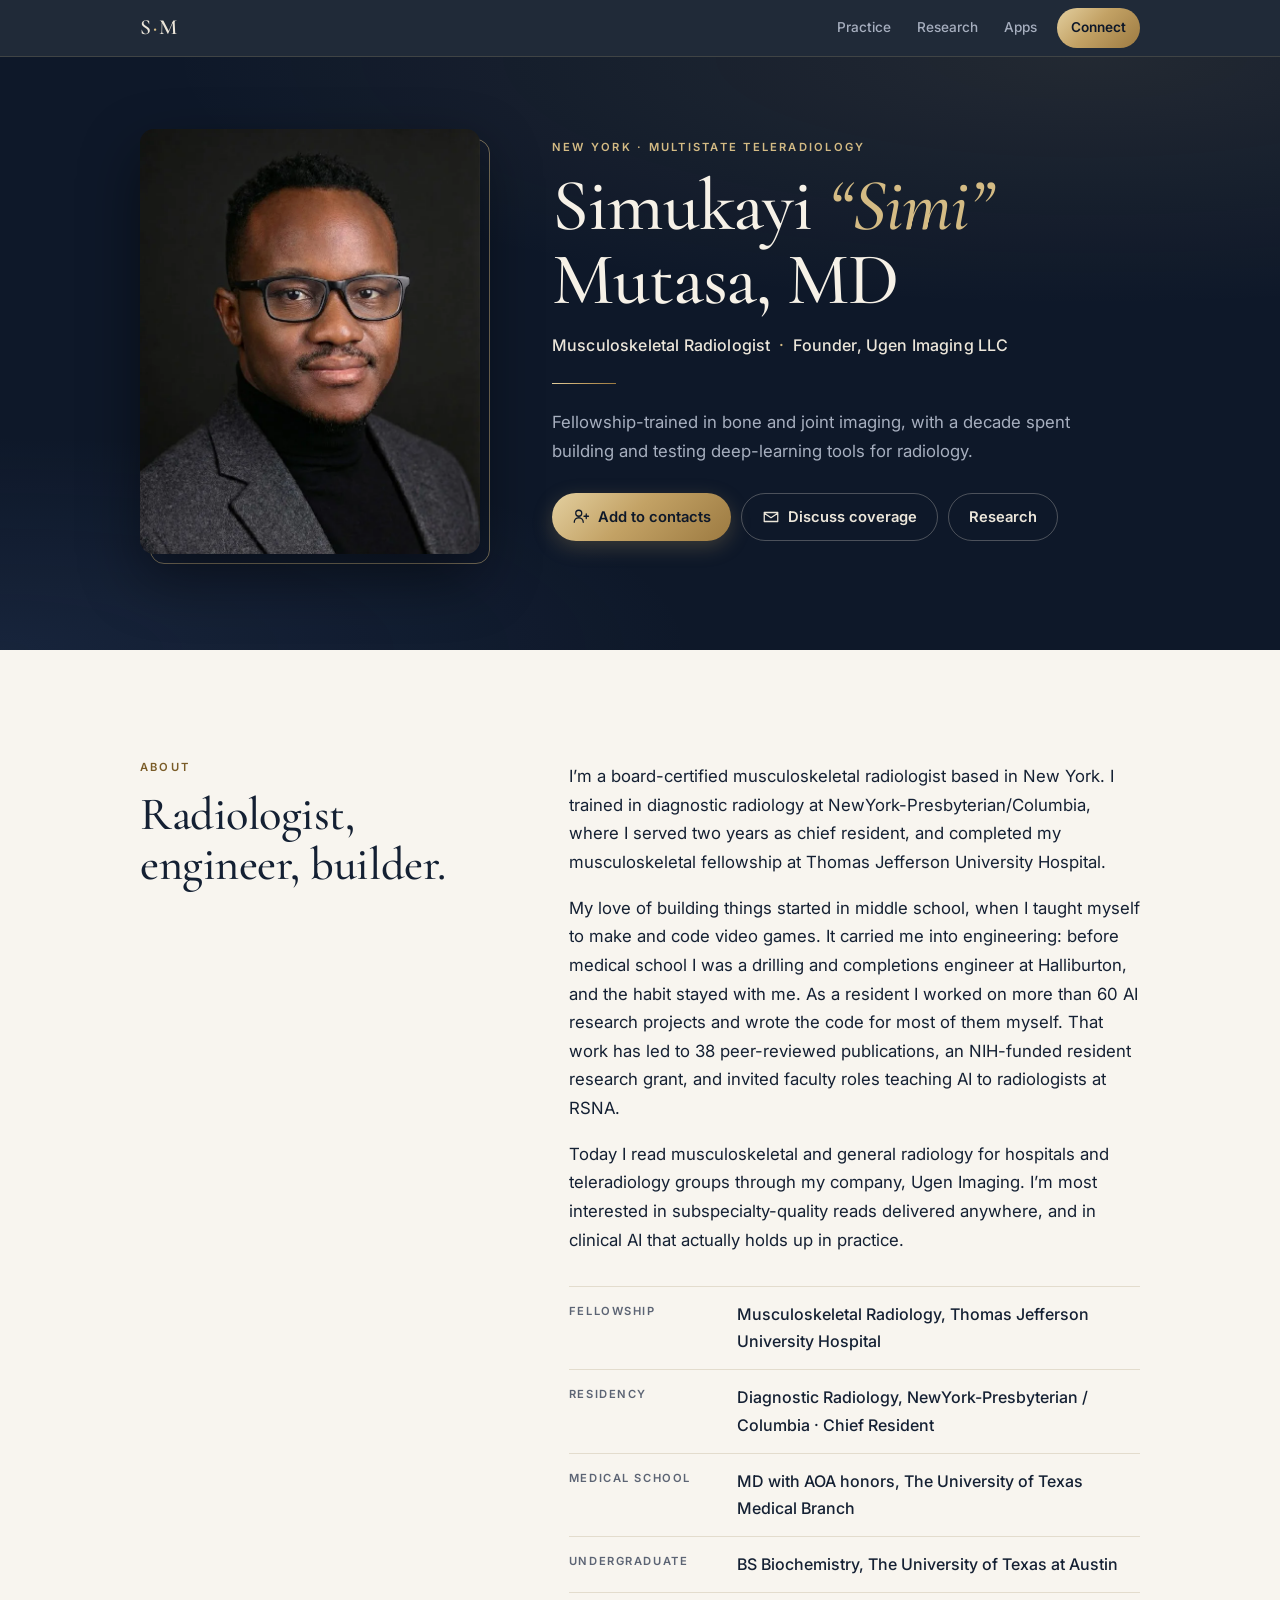
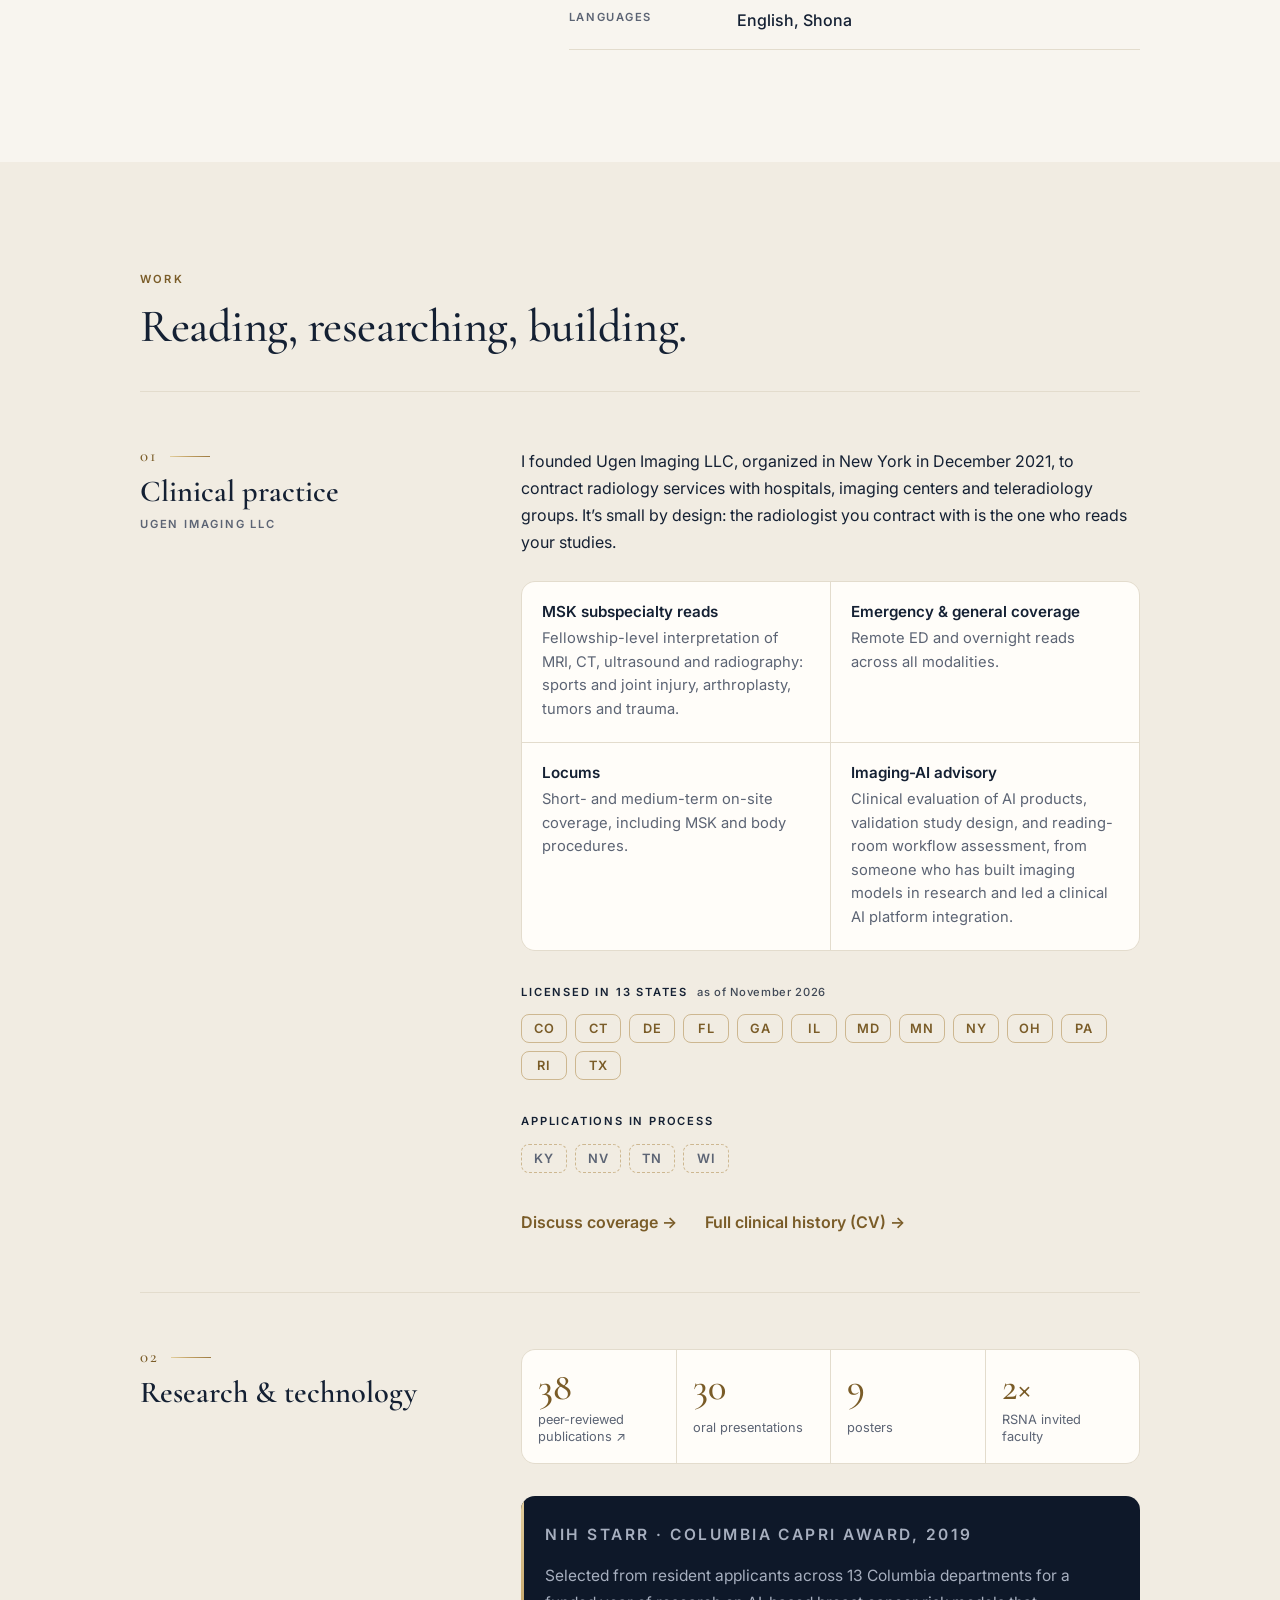
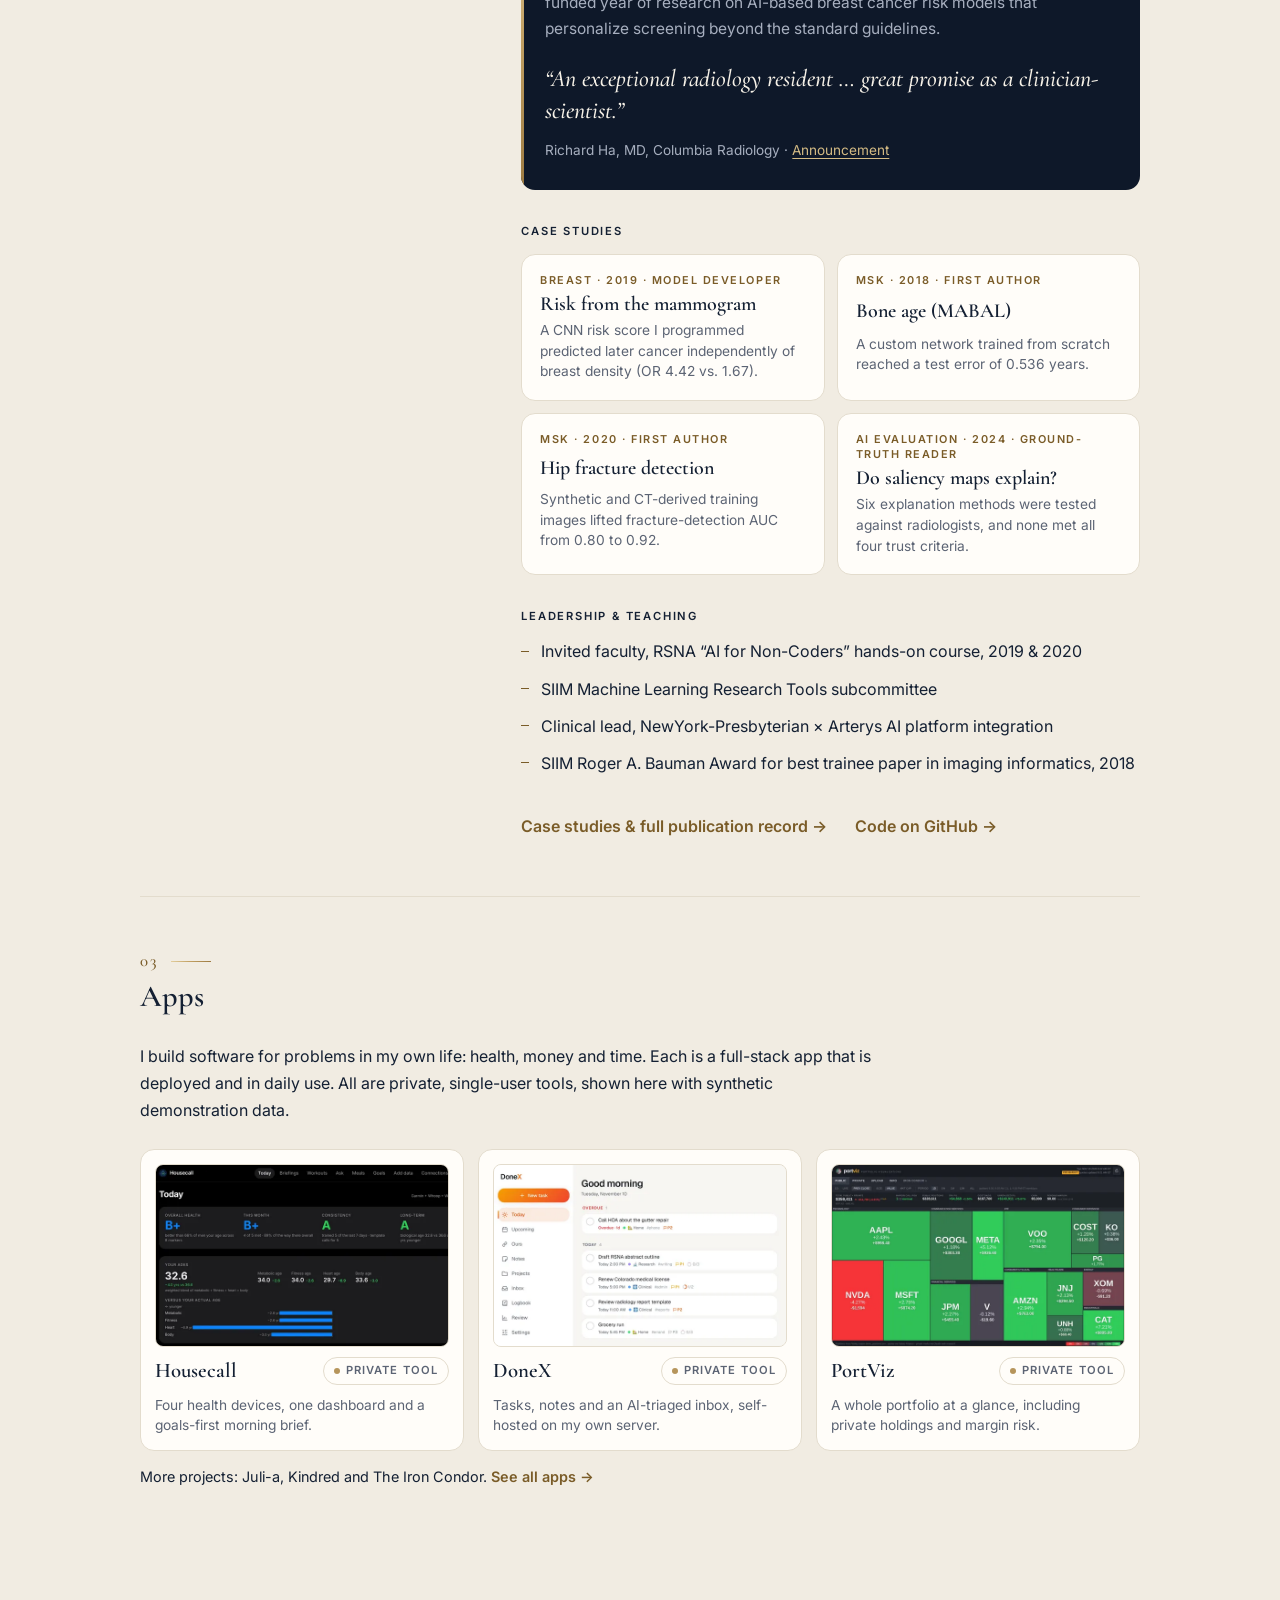
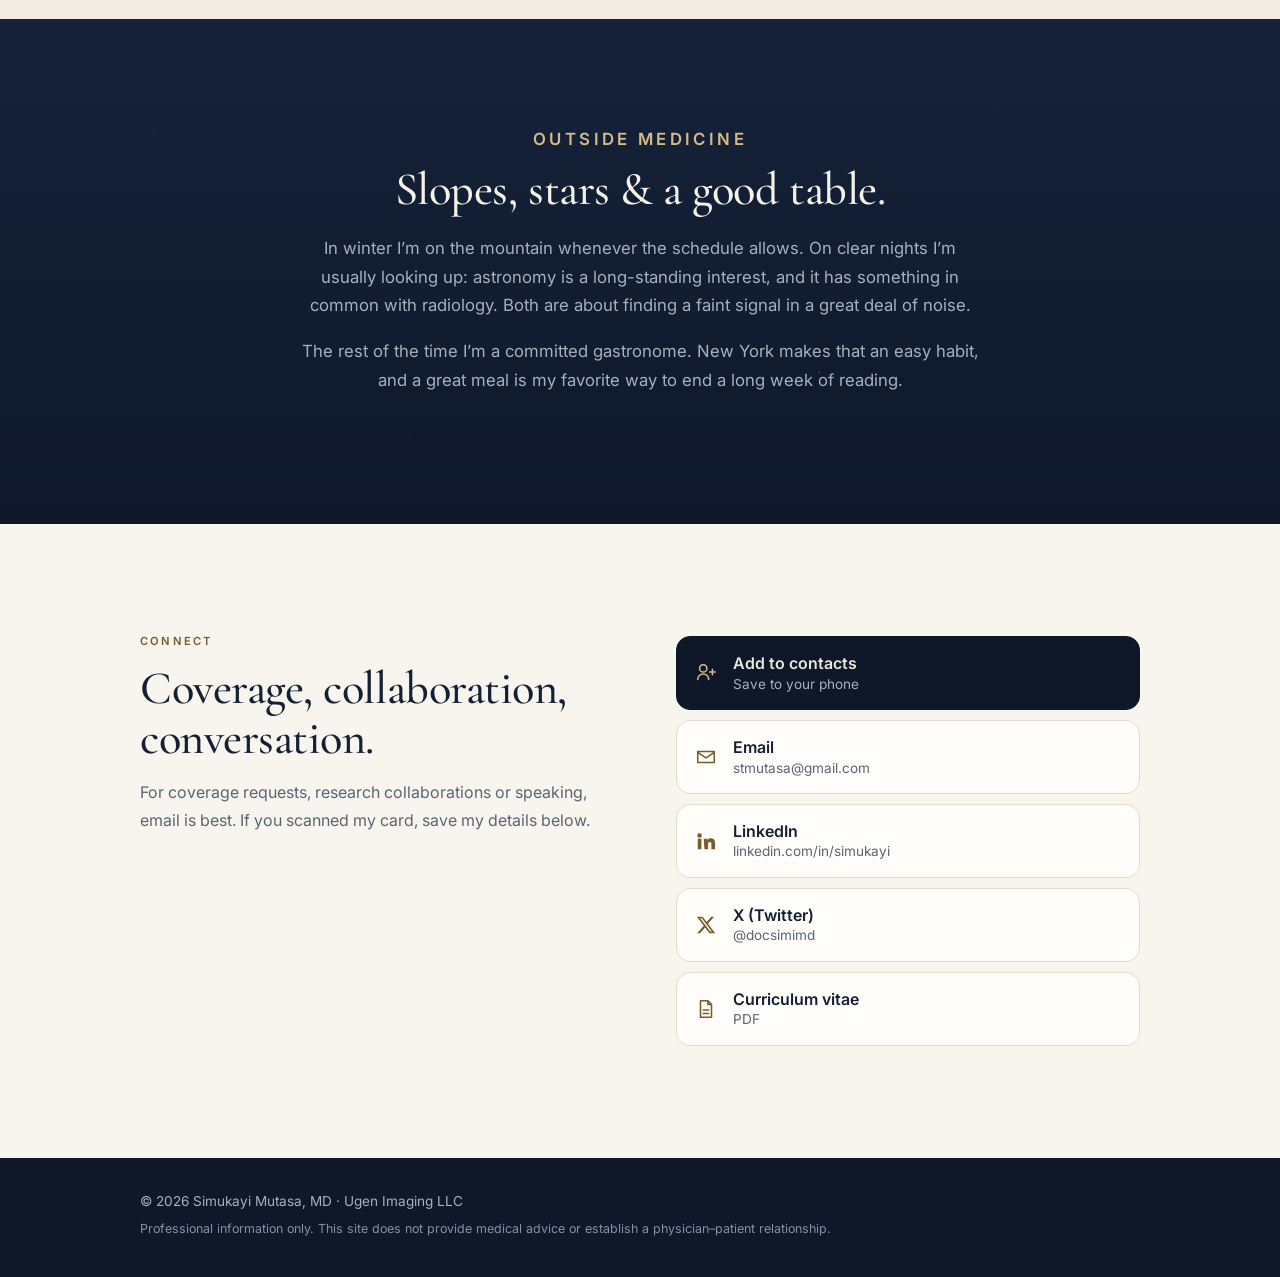
<file: index.html>
<!doctype html>
<html lang="en">
<head>
  <meta charset="utf-8">
  <meta name="viewport" content="width=device-width, initial-scale=1, viewport-fit=cover">
  <title>Simukayi Mutasa, MD</title>
  <meta name="description" content="Simukayi “Simi” Mutasa, MD: board-certified musculoskeletal radiologist, imaging-AI researcher, and founder of Ugen Imaging LLC in New York.">
  <meta name="theme-color" content="#0e1829">
  <link rel="icon" href="data:image/svg+xml,%3Csvg xmlns='http://www.w3.org/2000/svg' viewBox='0 0 64 64'%3E%3Crect width='64' height='64' rx='14' fill='%230e1829'/%3E%3Ctext x='32' y='42' font-family='Georgia,serif' font-size='27' fill='%23d4bb84' text-anchor='middle'%3ESM%3C/text%3E%3C/svg%3E">
  <link rel="apple-touch-icon" href="assets/headshot.jpg">
  <link rel="preconnect" href="https://fonts.googleapis.com">
  <link rel="preconnect" href="https://fonts.gstatic.com" crossorigin>
  <link href="https://fonts.googleapis.com/css2?family=Cormorant+Garamond:ital,wght@0,500;0,600;1,500&family=Inter:wght@400;500;600&display=swap" rel="stylesheet">
  <link rel="stylesheet" href="styles.css">
  <link rel="canonical" href="https://simirad.com/">
  <meta property="og:site_name" content="Simukayi Mutasa, MD">
  <meta property="og:type" content="website">
  <meta property="og:title" content="Simukayi “Simi” Mutasa, MD">
  <meta property="og:description" content="Musculoskeletal radiologist and founder of Ugen Imaging LLC. Multistate teleradiology, imaging-AI research and private software projects.">
  <meta property="og:url" content="https://simirad.com/">
  <meta property="og:image" content="https://simirad.com/assets/og/home.png">
  <meta property="og:image:width" content="1200">
  <meta property="og:image:height" content="630">
  <meta name="twitter:card" content="summary_large_image">
  <meta name="twitter:site" content="@docsimimd">
  <meta name="twitter:title" content="Simukayi “Simi” Mutasa, MD">
  <meta name="twitter:description" content="Musculoskeletal radiologist and founder of Ugen Imaging LLC. Multistate teleradiology, imaging-AI research and private software projects.">
  <meta name="twitter:image" content="https://simirad.com/assets/og/home.png">
  <script>document.documentElement.classList.add('js')</script>
  <script src="site.js" defer></script>
  <script type="application/ld+json">
  {
    "@context": "https://schema.org",
    "@type": "Person",
    "name": "Simukayi Mutasa",
    "alternateName": "Simi Mutasa",
    "honorificSuffix": "MD",
    "jobTitle": "Musculoskeletal Radiologist",
    "image": "https://simirad.com/assets/headshot.jpg",
    "url": "https://simirad.com/",
    "email": "mailto:stmutasa@gmail.com",
    "worksFor": { "@type": "Organization", "name": "Ugen Imaging LLC", "foundingDate": "2021-12-29" },
    "alumniOf": [
      { "@type": "Organization", "name": "Thomas Jefferson University Hospital" },
      { "@type": "Organization", "name": "Columbia University Irving Medical Center" },
      { "@type": "Organization", "name": "The University of Texas Medical Branch" },
      { "@type": "Organization", "name": "The University of Texas at Austin" }
    ],
    "sameAs": ["https://www.linkedin.com/in/simukayi/", "https://x.com/docsimimd", "https://github.com/stmutasa"]
  }
  </script>
</head>
<body>
  <a class="skip" href="#main">Skip to content</a>

  <header class="topbar">
    <div class="wrap topbar-inner">
      <a class="mark" href="./" aria-label="Simukayi Mutasa, MD: home">S<span>·</span>M</a>
      <nav aria-label="Primary">
        <button class="menu-btn" type="button" aria-expanded="false" aria-controls="nav-links"><svg aria-hidden="true" viewBox="0 0 24 24"><path d="M4 7h16M4 12h16M4 17h16"/></svg>Menu</button>
        <ul class="nav-links" id="nav-links">
          <li><a href="./#practice">Practice</a></li>
          <li><a href="research.html">Research</a></li>
          <li><a href="apps.html">Apps</a></li>
        </ul>
        <a class="nav-pill" href="./#connect">Connect</a>
      </nav>
    </div>
  </header>

  <main id="main">
    <!-- ============ OPENING ============ -->
    <section class="hero" id="top">
      <div class="wrap hero-grid">
        <figure class="portrait">
          <picture>
            <source srcset="assets/headshot.webp" type="image/webp">
            <img src="assets/headshot.jpg" width="687" height="859" alt="Portrait of Simukayi Mutasa, MD" fetchpriority="high">
          </picture>
        </figure>

        <div class="hero-copy">
          <p class="eyebrow">New York · Multistate teleradiology</p>
          <h1>Simukayi <span class="nick">“Simi”</span> Mutasa, <span class="md">MD</span></h1>
          <p class="role"><span class="nw">Musculoskeletal Radiologist</span> <span class="dot" aria-hidden="true">·</span> <span class="nw">Founder, Ugen Imaging LLC</span></p>
          <hr class="rule">
          <p class="hero-lede">
            Fellowship-trained in bone and joint imaging, with a decade spent building and testing
            deep-learning tools for radiology.
          </p>
          <div class="hero-actions">
            <a class="btn btn-gold" href="simi-mutasa.vcf" download="Simi-Mutasa.vcf">
              <svg aria-hidden="true" viewBox="0 0 24 24"><path d="M15 19a6 6 0 0 0-12 0M9 11a4 4 0 1 0 0-8 4 4 0 0 0 0 8Zm10-3v6m3-3h-6"/></svg>
              Add to contacts
            </a>
            <a class="btn btn-line" href="mailto:stmutasa@gmail.com?subject=Coverage%20inquiry">
              <svg aria-hidden="true" viewBox="0 0 24 24"><path d="M3 6h18v12H3zM3 7l9 6 9-6"/></svg>
              Discuss coverage
            </a>
            <a class="btn btn-line" href="research.html">Research</a>
          </div>
        </div>
      </div>
    </section>

    <!-- ============ ABOUT ============ -->
    <section class="section" id="about">
      <div class="wrap about-grid">
        <div>
          <p class="eyebrow">About</p>
          <h2>Radiologist, engineer, builder.</h2>
        </div>
        <div class="prose">
          <p>
            I’m a board-certified musculoskeletal radiologist based in New York. I trained in diagnostic
            radiology at NewYork-Presbyterian/Columbia, where I served two years as chief resident, and
            completed my musculoskeletal fellowship at Thomas Jefferson University Hospital.
          </p>
          <p>
            My love of building things started in middle school, when I taught myself to make and code
            video games. It carried me into engineering: before medical school I was a drilling and
            completions engineer at Halliburton, and the habit stayed with me. As a resident
            I worked on more than 60 AI research projects and wrote the code for most of them myself.
            That work has led to 38 peer-reviewed publications, an NIH-funded resident research grant,
            and invited faculty roles teaching AI to radiologists at RSNA.
          </p>
          <p>
            Today I read musculoskeletal and general radiology for hospitals and teleradiology groups
            through my company, Ugen Imaging. I’m most interested in subspecialty-quality reads delivered
            anywhere, and in clinical AI that actually holds up in practice.
          </p>

          <dl class="facts">
            <div><dt>Fellowship</dt><dd>Musculoskeletal Radiology, Thomas Jefferson University Hospital</dd></div>
            <div><dt>Residency</dt><dd>Diagnostic Radiology, NewYork-Presbyterian / Columbia · Chief Resident</dd></div>
            <div><dt>Medical school</dt><dd>MD with AOA honors, The University of Texas Medical Branch</dd></div>
            <div><dt>Undergraduate</dt><dd>BS Biochemistry, The University of Texas at Austin</dd></div>
            <div><dt>Languages</dt><dd>English, Shona</dd></div>
          </dl>
        </div>
      </div>
    </section>

    <!-- ============ WORK ============ -->
    <section class="section section-tint" id="work">
      <div class="wrap">
        <p class="eyebrow">Work</p>
        <h2 class="section-title">Reading, researching, building.</h2>

        <!-- 01 Clinical practice -->
        <article class="thread" id="practice">
          <div class="thread-head">
            <span class="num">01</span>
            <h3>Clinical practice <span class="sub-h">Ugen Imaging LLC</span></h3>
          </div>
          <div class="thread-body">
            <p>
              I founded Ugen Imaging LLC, organized in New York in December 2021, to contract radiology services
              with hospitals, imaging centers and teleradiology groups. It’s small by design: the radiologist you contract
              with is the one who reads your studies.
            </p>
            <div class="services">
              <div><h4>MSK subspecialty reads</h4><p>Fellowship-level interpretation of MRI, CT, ultrasound and radiography: sports and joint injury, arthroplasty, tumors and trauma.</p></div>
              <div><h4>Emergency &amp; general coverage</h4><p>Remote ED and overnight reads across all modalities.</p></div>
              <div><h4>Locums</h4><p>Short- and medium-term on-site coverage, including MSK and body procedures.</p></div>
              <div><h4>Imaging-AI advisory</h4><p>Clinical evaluation of AI products, validation study design, and reading-room workflow assessment, from someone who has built imaging models in research and led a clinical AI platform integration.</p></div>
            </div>
            <p class="label">Licensed in 13 states <span class="asof">as of November 2026</span></p>
            <ul class="states" aria-label="Active state medical licenses">
              <li>CO</li><li>CT</li><li>DE</li><li>FL</li><li>GA</li><li>IL</li><li>MD</li>
              <li>MN</li><li>NY</li><li>OH</li><li>PA</li><li>RI</li><li>TX</li>
            </ul>
            <p class="label">Applications in process</p>
            <ul class="states states-pending" aria-label="Pending state medical licenses">
              <li>KY</li><li>NV</li><li>TN</li><li>WI</li>
            </ul>
            <div class="thread-links">
              <a class="arrow" href="mailto:stmutasa@gmail.com?subject=Coverage%20inquiry">Discuss coverage</a>
              <a class="arrow" href="assets/Mutasa_CV.pdf">Full clinical history (CV)</a>
            </div>
          </div>
        </article>

        <!-- 02 Research -->
        <article class="thread">
          <div class="thread-head">
            <span class="num">02</span>
            <h3>Research &amp; technology</h3>
          </div>
          <div class="thread-body">
            <ul class="stats">
              <li><a class="stat-link" href="https://pubmed.ncbi.nlm.nih.gov/?term=Mutasa+S%5BAuthor%5D+NOT+%2830863501%5Bpmid%5D+OR+17221411%5Bpmid%5D%29&sort=date"><b>38</b><span>peer-reviewed publications ↗</span></a></li>
              <li><b>30</b><span>oral presentations</span></li>
              <li><b>9</b><span>posters</span></li>
              <li><b>2×</b><span>RSNA invited faculty</span></li>
            </ul>

            <figure class="feature">
              <p class="feature-tag">NIH StARR · Columbia CAPRI Award, 2019</p>
              <p>
                Selected from resident applicants across 13 Columbia departments for a funded year of research
                on AI-based breast cancer risk models that personalize screening beyond the standard guidelines.
              </p>
              <blockquote>“An exceptional radiology resident … great promise as a clinician-scientist.”</blockquote>
              <figcaption>Richard Ha, MD, Columbia Radiology ·
                <a href="https://www.columbiaradiology.org/news/dr-simukayi-mutasa-receives-grant-columbia-cancer-training-program-resident-investigators-capri">Announcement</a>
              </figcaption>
            </figure>

            <p class="label">Case studies</p>
            <ul class="case-preview">
              <li><a href="research.html#case-breast-risk"><span class="k">Breast · 2019 · Model developer</span><span class="h">Risk from the mammogram</span><span class="r">A CNN risk score I programmed predicted later cancer independently of breast density (OR 4.42 vs. 1.67).</span></a></li>
              <li><a href="research.html#case-bone-age"><span class="k">MSK · 2018 · First author</span><span class="h">Bone age (MABAL)</span><span class="r">A custom network trained from scratch reached a test error of 0.536 years.</span></a></li>
              <li><a href="research.html#case-hip-fracture"><span class="k">MSK · 2020 · First author</span><span class="h">Hip fracture detection</span><span class="r">Synthetic and CT-derived training images lifted fracture-detection AUC from 0.80 to 0.92.</span></a></li>
              <li><a href="research.html#case-saliency"><span class="k">AI evaluation · 2024 · Ground-truth reader</span><span class="h">Do saliency maps explain?</span><span class="r">Six explanation methods were tested against radiologists, and none met all four trust criteria.</span></a></li>
            </ul>

            <p class="label">Leadership &amp; teaching</p>
            <ul class="plain">
              <li>Invited faculty, RSNA “AI for Non-Coders” hands-on course, 2019 &amp; 2020</li>
              <li>SIIM Machine Learning Research Tools subcommittee</li>
              <li>Clinical lead, NewYork-Presbyterian × Arterys AI platform integration</li>
              <li>SIIM Roger A. Bauman Award for best trainee paper in imaging informatics, 2018</li>
            </ul>

            <div class="thread-links">
              <a class="arrow" href="research.html#case-studies">Case studies &amp; full publication record</a>
              <a class="arrow" href="https://github.com/stmutasa">Code on GitHub</a>
            </div>
          </div>
        </article>

        <!-- 03 Apps -->
        <article class="thread thread-wide" id="apps">
          <div class="thread-head">
            <span class="num">03</span>
            <h3>Apps</h3>
          </div>
          <div class="thread-body">
            <p>
              I build software for problems in my own life: health, money and time. Each is a full-stack app
              that is deployed and in daily use. All are private, single-user tools, shown here with synthetic
              demonstration data.
            </p>
            <ul class="app-preview">
              <li><a href="apps.html#housecall"><span class="thumb"><picture><source srcset="assets/apps/shots/housecall-thumb.webp" type="image/webp"><img src="assets/apps/shots/housecall-thumb.jpg" width="640" height="400" alt="" loading="lazy"></picture></span><span class="row"><span class="h">Housecall</span><span class="badge">Private tool</span></span><span class="r">Four health devices, one dashboard and a goals-first morning brief.</span></a></li>
              <li><a href="apps.html#donex"><span class="thumb"><picture><source srcset="assets/apps/shots/donex-thumb.webp" type="image/webp"><img src="assets/apps/shots/donex-thumb.jpg" width="640" height="400" alt="" loading="lazy"></picture></span><span class="row"><span class="h">DoneX</span><span class="badge">Private tool</span></span><span class="r">Tasks, notes and an AI-triaged inbox, self-hosted on my own server.</span></a></li>
              <li><a href="apps.html#portviz"><span class="thumb"><picture><source srcset="assets/apps/shots/portviz-thumb.webp" type="image/webp"><img src="assets/apps/shots/portviz-thumb.jpg" width="640" height="400" alt="" loading="lazy"></picture></span><span class="row"><span class="h">PortViz</span><span class="badge">Private tool</span></span><span class="r">A whole portfolio at a glance, including private holdings and margin risk.</span></a></li>
            </ul>
            <p class="more-inline">More projects: Juli-a, Kindred and The Iron Condor. <a class="arrow" href="apps.html">See all apps</a></p>
          </div>
        </article>
      </div>
    </section>

    <!-- ============ PERSONAL ============ -->
    <section class="section personal" id="personal">
      <div class="wrap personal-inner">
        <p class="eyebrow">Outside medicine</p>
        <h2>Slopes, stars &amp; a good table.</h2>
        <p>
          In winter I’m on the mountain whenever the schedule allows. On clear nights I’m usually
          looking up: astronomy is a long-standing interest, and it has something in common with
          radiology. Both are about finding a faint signal in a great deal of noise.
        </p>
        <p>
          The rest of the time I’m a committed gastronome. New York makes that an easy habit, and a
          great meal is my favorite way to end a long week of reading.
        </p>
      </div>
    </section>

    <!-- ============ CONNECT ============ -->
    <section class="section" id="connect">
      <div class="wrap connect-grid">
        <div>
          <p class="eyebrow">Connect</p>
          <h2>Coverage, collaboration, conversation.</h2>
          <p class="muted">
            For coverage requests, research collaborations or speaking, email is best. If you scanned my
            card, save my details below.
          </p>
        </div>
        <ul class="connect-list">
          <li>
            <a href="simi-mutasa.vcf" download="Simi-Mutasa.vcf">
              <svg aria-hidden="true" viewBox="0 0 24 24"><path d="M15 19a6 6 0 0 0-12 0M9 11a4 4 0 1 0 0-8 4 4 0 0 0 0 8Zm10-3v6m3-3h-6"/></svg>
              <span><b>Add to contacts</b><small>Save to your phone</small></span>
            </a>
          </li>
          <li>
            <a href="mailto:stmutasa@gmail.com">
              <svg aria-hidden="true" viewBox="0 0 24 24"><path d="M3 6h18v12H3zM3 7l9 6 9-6"/></svg>
              <span><b>Email</b><small>stmutasa@gmail.com</small></span>
            </a>
          </li>
          <li>
            <a href="https://www.linkedin.com/in/simukayi/">
              <svg aria-hidden="true" viewBox="0 0 24 24" class="fill"><path d="M4.98 3.5a2.5 2.5 0 1 1 0 5 2.5 2.5 0 0 1 0-5ZM3 9.5h4V21H3zM9.5 9.5h3.8v1.6h.06c.53-1 1.83-2.06 3.77-2.06 4.03 0 4.77 2.65 4.77 6.1V21h-4v-5.1c0-1.22-.02-2.79-1.7-2.79-1.7 0-1.96 1.33-1.96 2.7V21h-4z"/></svg>
              <span><b>LinkedIn</b><small>linkedin.com/in/simukayi</small></span>
            </a>
          </li>
          <li>
            <a href="https://x.com/docsimimd">
              <svg aria-hidden="true" viewBox="0 0 24 24" class="fill"><path d="M17.75 3h3.07l-6.71 7.67L22 21h-6.18l-4.84-6.33L5.44 21H2.37l7.18-8.2L2 3h6.34l4.37 5.78L17.75 3Zm-1.08 16.18h1.7L7.4 4.73H5.58l11.09 14.45Z"/></svg>
              <span><b>X (Twitter)</b><small>@docsimimd</small></span>
            </a>
          </li>
          <li>
            <a href="assets/Mutasa_CV.pdf">
              <svg aria-hidden="true" viewBox="0 0 24 24"><path d="M14 3H6v18h12V7zM14 3v4h4M9 13h6M9 17h6"/></svg>
              <span><b>Curriculum vitae</b><small>PDF</small></span>
            </a>
          </li>
        </ul>
      </div>
    </section>
  </main>

  <footer class="footer">
    <div class="wrap footer-inner">
      <p>© <span id="yr">2026</span> Simukayi Mutasa, MD · Ugen Imaging LLC</p>
      <p class="fine">Professional information only. This site does not provide medical advice or establish a physician–patient relationship.</p>
    </div>
  </footer>
</body>
</html>
</file>
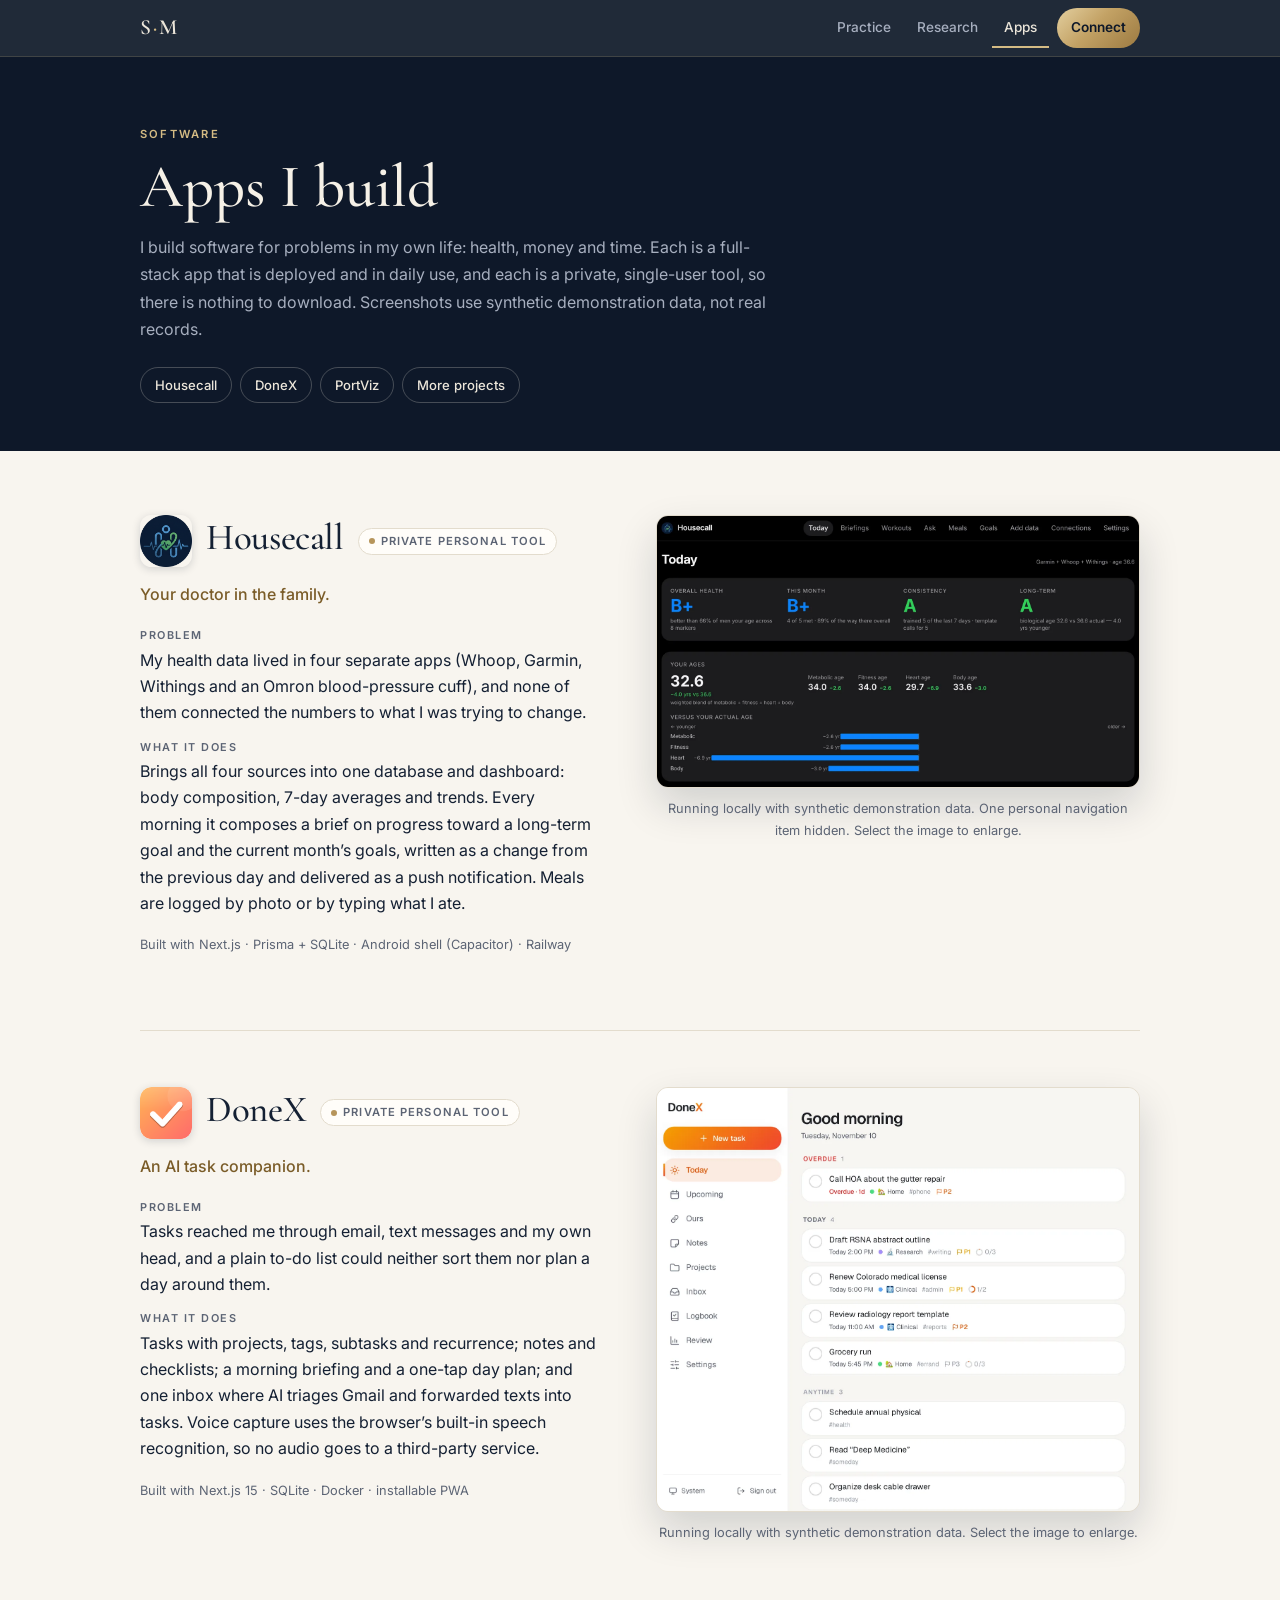
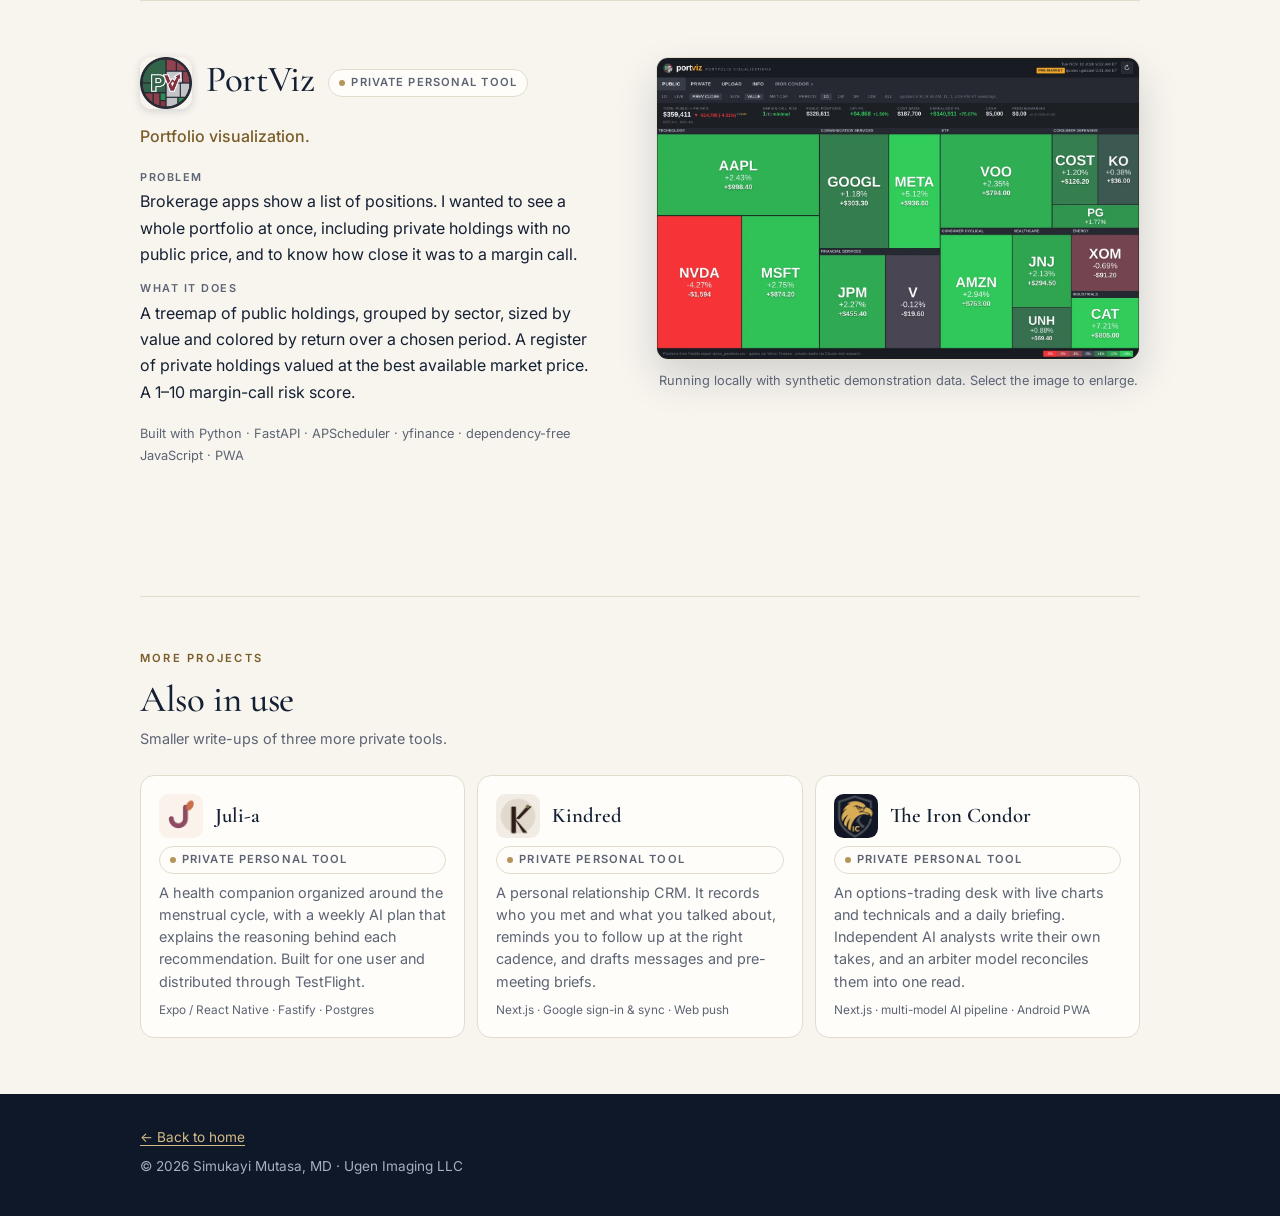
<file: apps.html>
<!doctype html>
<html lang="en">
<head>
  <meta charset="utf-8">
  <meta name="viewport" content="width=device-width, initial-scale=1, viewport-fit=cover">
  <meta name="theme-color" content="#0e1829">
  <link rel="icon" href="data:image/svg+xml,%3Csvg xmlns='http://www.w3.org/2000/svg' viewBox='0 0 64 64'%3E%3Crect width='64' height='64' rx='14' fill='%230e1829'/%3E%3Ctext x='32' y='42' font-family='Georgia,serif' font-size='27' fill='%23d4bb84' text-anchor='middle'%3ESM%3C/text%3E%3C/svg%3E">
  <link rel="preconnect" href="https://fonts.googleapis.com">
  <link rel="preconnect" href="https://fonts.gstatic.com" crossorigin>
  <link href="https://fonts.googleapis.com/css2?family=Cormorant+Garamond:ital,wght@0,500;0,600;1,500&family=Inter:wght@400;500;600&display=swap" rel="stylesheet">
  <link rel="stylesheet" href="styles.css">
  <title>Apps · Simukayi Mutasa, MD</title>
  <meta name="description" content="Private, single-user software built by radiologist Simukayi Mutasa, MD: Housecall, DoneX, PortViz and more, shown with synthetic demonstration data.">
  <link rel="canonical" href="https://simirad.com/apps.html">
  <meta property="og:site_name" content="Simukayi Mutasa, MD">
  <meta property="og:type" content="website">
  <meta property="og:title" content="Apps · Simukayi Mutasa, MD">
  <meta property="og:description" content="Private tools for health, money and time: Housecall, DoneX, PortViz and more, shown with synthetic demonstration data.">
  <meta property="og:url" content="https://simirad.com/apps.html">
  <meta property="og:image" content="https://simirad.com/assets/og/apps.png">
  <meta property="og:image:width" content="1200">
  <meta property="og:image:height" content="630">
  <meta name="twitter:card" content="summary_large_image">
  <meta name="twitter:site" content="@docsimimd">
  <meta name="twitter:title" content="Apps · Simukayi Mutasa, MD">
  <meta name="twitter:description" content="Private tools for health, money and time: Housecall, DoneX, PortViz and more, shown with synthetic demonstration data.">
  <meta name="twitter:image" content="https://simirad.com/assets/og/apps.png">
  <script>document.documentElement.classList.add('js')</script>
  <script src="site.js" defer></script>
</head>
<body>
  <a class="skip" href="#main">Skip to content</a>
  <header class="topbar">
    <div class="wrap topbar-inner">
      <a class="mark" href="./" aria-label="Simukayi Mutasa, MD: home">S<span>·</span>M</a>
      <nav aria-label="Primary">
        <button class="menu-btn" type="button" aria-expanded="false" aria-controls="nav-links"><svg aria-hidden="true" viewBox="0 0 24 24"><path d="M4 7h16M4 12h16M4 17h16"/></svg>Menu</button>
        <ul class="nav-links" id="nav-links">
          <li><a href="./#practice">Practice</a></li>
          <li><a href="research.html">Research</a></li>
          <li><a href="apps.html" aria-current="page">Apps</a></li>
        </ul>
        <a class="nav-pill" href="./#connect">Connect</a>
      </nav>
    </div>
  </header>

  <main id="main">
    <section class="page-hero">
      <div class="wrap">
        <p class="eyebrow">Software</p>
        <h1>Apps I build</h1>
        <p>
          I build software for problems in my own life: health, money and time. Each is a full-stack app
          that is deployed and in daily use, and each is a private, single-user tool, so there is nothing to
          download. Screenshots use synthetic demonstration data, not real records.
        </p>
        <div class="jump">
          <a href="#housecall">Housecall</a>
          <a href="#donex">DoneX</a>
          <a href="#portviz">PortViz</a>
          <a href="#more">More projects</a>
        </div>
      </div>
    </section>

    <div class="wrap">
      <section class="rec" aria-label="Featured projects">
        <article class="project" id="housecall" aria-labelledby="housecall-h">
          <div>
            <div class="project-head">
              <img src="assets/apps/housecall.png" width="52" height="52" alt="">
              <h2 id="housecall-h">Housecall</h2>
              <span class="badge">Private personal tool</span>
            </div>
            <p class="tagline">Your doctor in the family.</p>
            <dl>
              <div><dt>Problem</dt><dd>My health data lived in four separate apps (Whoop, Garmin, Withings and an Omron blood-pressure cuff), and none of them connected the numbers to what I was trying to change.</dd></div>
              <div><dt>What it does</dt><dd>Brings all four sources into one database and dashboard: body composition, 7-day averages and trends. Every morning it composes a brief on progress toward a long-term goal and the current month’s goals, written as a change from the previous day and delivered as a push notification. Meals are logged by photo or by typing what I ate.</dd></div>
            </dl>
            <p class="stack">Built with Next.js · Prisma + SQLite · Android shell (Capacitor) · Railway</p>
          </div>
          <figure class="shot">
            <a class="shot-link" href="assets/apps/shots/housecall-desktop.jpg" aria-label="Open full-size screenshot: Housecall Today screen with synthetic data: four letter grades and estimated biological ages">
              <picture>
                <source media="(max-width: 600px)" srcset="assets/apps/shots/housecall-mobile.webp" type="image/webp">
                <source media="(max-width: 600px)" srcset="assets/apps/shots/housecall-mobile.jpg">
                <source srcset="assets/apps/shots/housecall-desktop.webp" type="image/webp">
                <img src="assets/apps/shots/housecall-desktop.jpg" width="1440" height="810" alt="Housecall Today screen with synthetic data: four letter grades and estimated biological ages" loading="lazy">
              </picture>
            </a>
            <figcaption>Running locally with synthetic demonstration data. One personal navigation item hidden. Select the image to enlarge.</figcaption>
          </figure>
        </article>
        <article class="project" id="donex" aria-labelledby="donex-h">
          <div>
            <div class="project-head">
              <img src="assets/apps/donex.png" width="52" height="52" alt="">
              <h2 id="donex-h">DoneX</h2>
              <span class="badge">Private personal tool</span>
            </div>
            <p class="tagline">An AI task companion.</p>
            <dl>
              <div><dt>Problem</dt><dd>Tasks reached me through email, text messages and my own head, and a plain to-do list could neither sort them nor plan a day around them.</dd></div>
              <div><dt>What it does</dt><dd>Tasks with projects, tags, subtasks and recurrence; notes and checklists; a morning briefing and a one-tap day plan; and one inbox where AI triages Gmail and forwarded texts into tasks. Voice capture uses the browser’s built-in speech recognition, so no audio goes to a third-party service.</dd></div>
            </dl>
            <p class="stack">Built with Next.js 15 · SQLite · Docker · installable PWA</p>
          </div>
          <figure class="shot">
            <a class="shot-link" href="assets/apps/shots/donex-desktop.jpg" aria-label="Open full-size screenshot: DoneX Today view listing synthetic overdue, today and anytime tasks with projects, tags and priorities">
              <picture>
                <source media="(max-width: 600px)" srcset="assets/apps/shots/donex-mobile.webp" type="image/webp">
                <source media="(max-width: 600px)" srcset="assets/apps/shots/donex-mobile.jpg">
                <source srcset="assets/apps/shots/donex-desktop.webp" type="image/webp">
                <img src="assets/apps/shots/donex-desktop.jpg" width="1365" height="1200" alt="DoneX Today view listing synthetic overdue, today and anytime tasks with projects, tags and priorities" loading="lazy">
              </picture>
            </a>
            <figcaption>Running locally with synthetic demonstration data. Select the image to enlarge.</figcaption>
          </figure>
        </article>
        <article class="project" id="portviz" aria-labelledby="portviz-h">
          <div>
            <div class="project-head">
              <img src="assets/apps/portviz.png" width="52" height="52" alt="">
              <h2 id="portviz-h">PortViz</h2>
              <span class="badge">Private personal tool</span>
            </div>
            <p class="tagline">Portfolio visualization.</p>
            <dl>
              <div><dt>Problem</dt><dd>Brokerage apps show a list of positions. I wanted to see a whole portfolio at once, including private holdings with no public price, and to know how close it was to a margin call.</dd></div>
              <div><dt>What it does</dt><dd>A treemap of public holdings, grouped by sector, sized by value and colored by return over a chosen period. A register of private holdings valued at the best available market price. A 1–10 margin-call risk score.</dd></div>
            </dl>
            <p class="stack">Built with Python · FastAPI · APScheduler · yfinance · dependency-free JavaScript · PWA</p>
          </div>
          <figure class="shot">
            <a class="shot-link" href="assets/apps/shots/portviz-desktop.jpg" aria-label="Open full-size screenshot: PortViz treemap of a synthetic demo portfolio grouped by sector and colored by return">
              <picture>
                <source media="(max-width: 600px)" srcset="assets/apps/shots/portviz-mobile.webp" type="image/webp">
                <source media="(max-width: 600px)" srcset="assets/apps/shots/portviz-mobile.jpg">
                <source srcset="assets/apps/shots/portviz-desktop.webp" type="image/webp">
                <img src="assets/apps/shots/portviz-desktop.jpg" width="1440" height="900" alt="PortViz treemap of a synthetic demo portfolio grouped by sector and colored by return" loading="lazy">
              </picture>
            </a>
            <figcaption>Running locally with synthetic demonstration data. Select the image to enlarge.</figcaption>
          </figure>
        </article>
      </section>

      <section class="rec" id="more" aria-labelledby="more-h">
        <p class="eyebrow">More projects</p>
        <h2 id="more-h">Also in use</h2>
        <p class="count">Smaller write-ups of three more private tools.</p>
        <ul class="more">
          <li>
            <div class="row"><img src="assets/apps/juli-a.png" width="44" height="44" alt=""><h3>Juli-a</h3></div>
            <span class="badge">Private personal tool</span>
            <p>A health companion organized around the menstrual cycle, with a weekly AI plan that explains the reasoning behind each recommendation. Built for one user and distributed through TestFlight.</p>
            <p class="stack">Expo / React Native · Fastify · Postgres</p>
          </li>
          <li>
            <div class="row"><img src="assets/apps/kindred.png" width="44" height="44" alt=""><h3>Kindred</h3></div>
            <span class="badge">Private personal tool</span>
            <p>A personal relationship CRM. It records who you met and what you talked about, reminds you to follow up at the right cadence, and drafts messages and pre-meeting briefs.</p>
            <p class="stack">Next.js · Google sign-in &amp; sync · Web push</p>
          </li>
          <li>
            <div class="row"><img src="assets/apps/iron-condor.png" width="44" height="44" alt=""><h3>The Iron Condor</h3></div>
            <span class="badge">Private personal tool</span>
            <p>An options-trading desk with live charts and technicals and a daily briefing. Independent AI analysts write their own takes, and an arbiter model reconciles them into one read.</p>
            <p class="stack">Next.js · multi-model AI pipeline · Android PWA</p>
          </li>
        </ul>
      </section>
    </div>
  </main>

  <footer class="footer">
    <div class="wrap">
      <p><a href="./">← Back to home</a></p>
      <p>© <span id="yr">2026</span> Simukayi Mutasa, MD · Ugen Imaging LLC</p>
    </div>
  </footer>
</body>
</html>
</file>
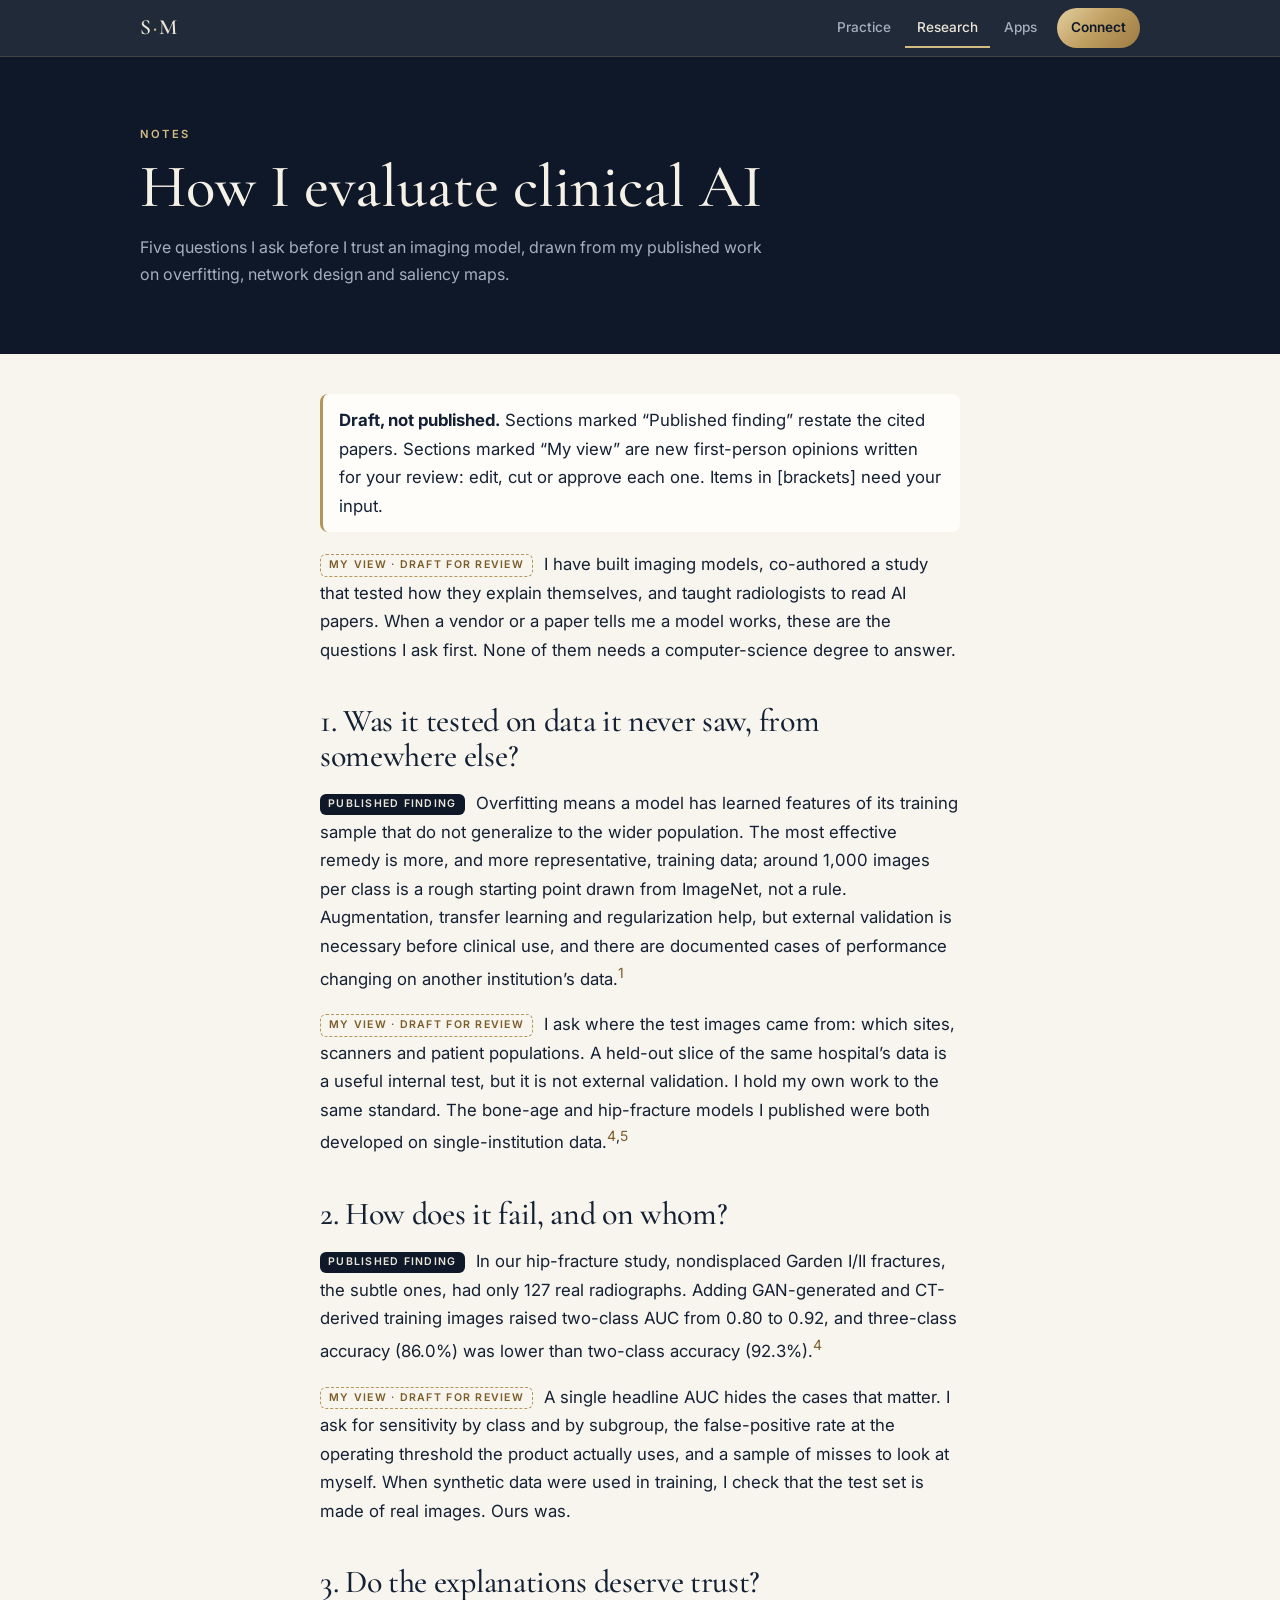
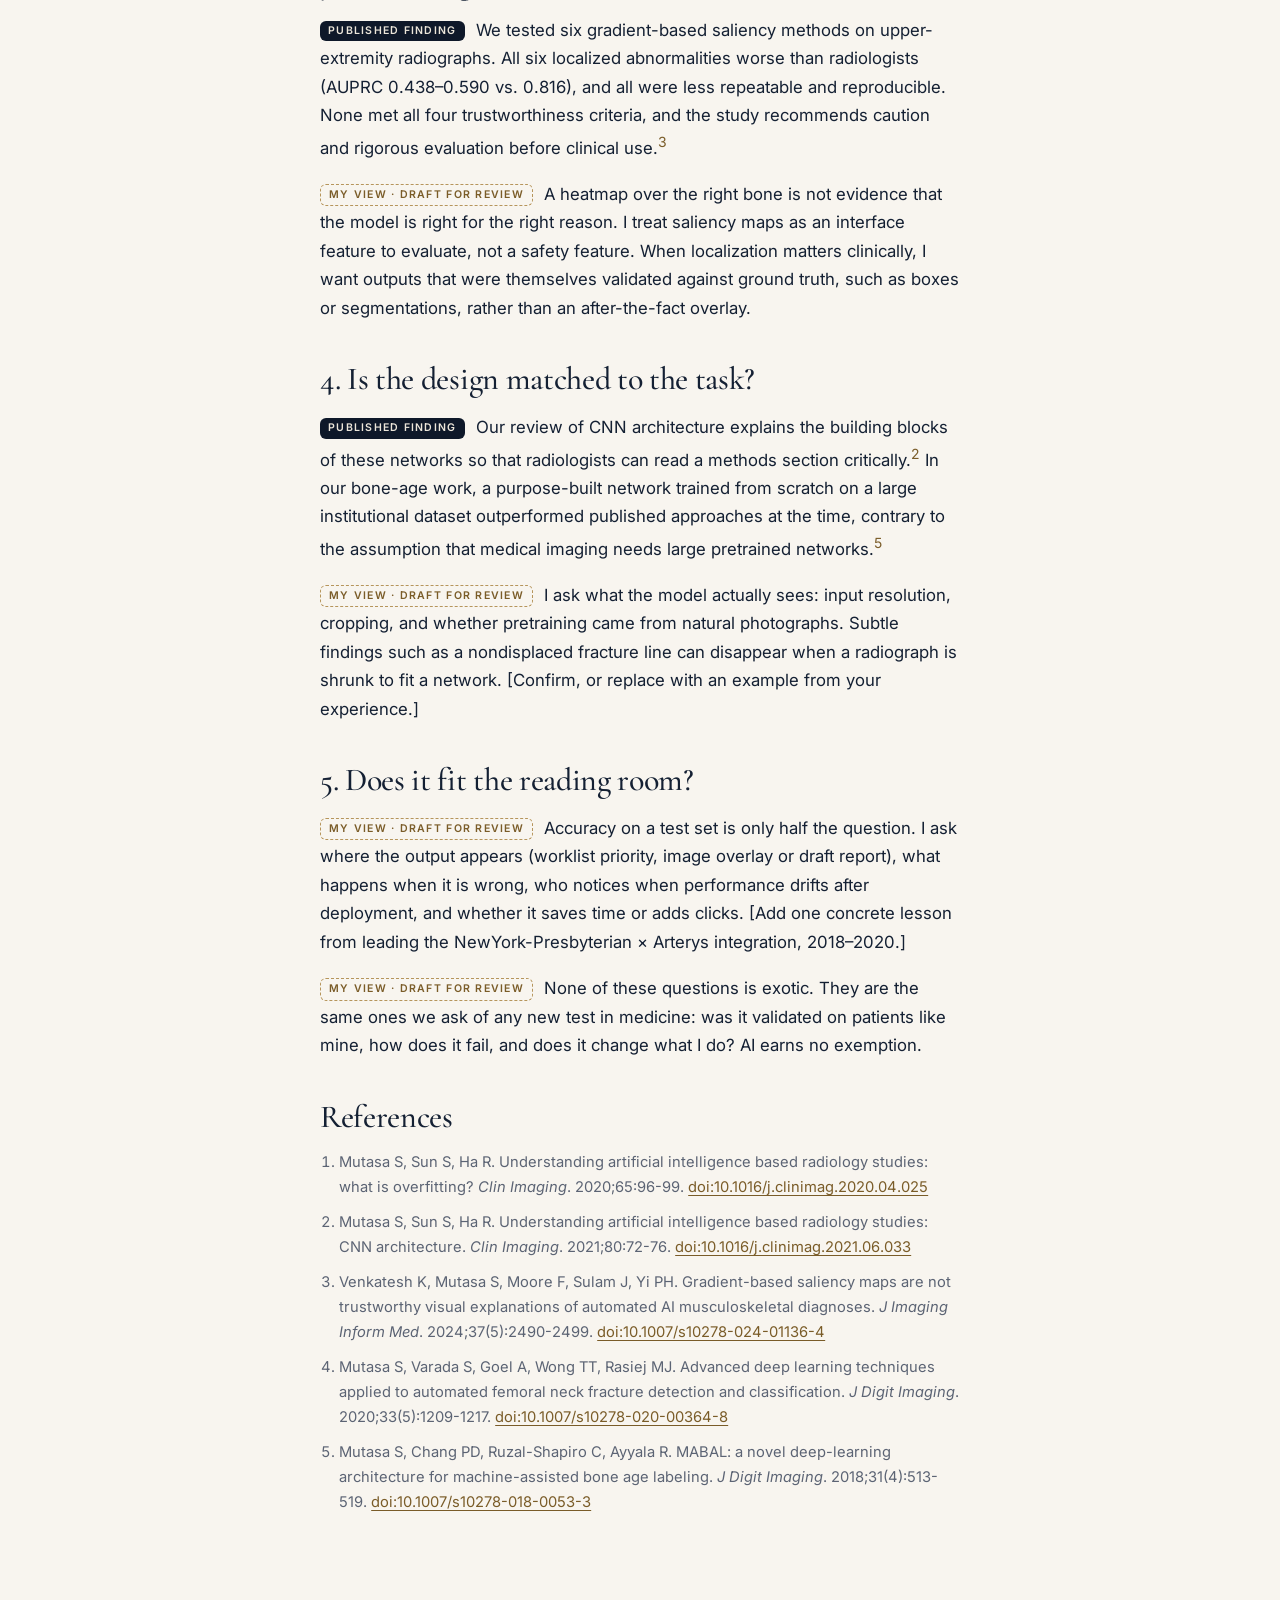
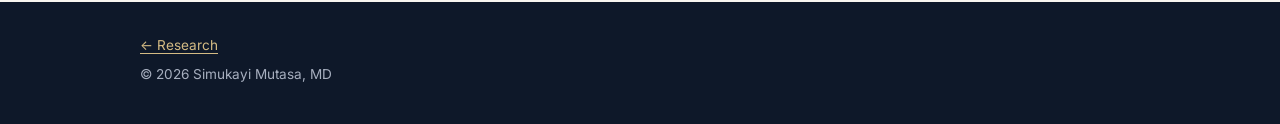
<file: evaluating-clinical-ai.html>
<!doctype html>
<html lang="en">
<head>
  <meta charset="utf-8">
  <meta name="viewport" content="width=device-width, initial-scale=1, viewport-fit=cover">
  <meta name="robots" content="noindex">
  <title>How I evaluate clinical AI · Simukayi Mutasa, MD</title>
  <meta name="description" content="Five questions a radiologist asks before trusting an imaging AI model: validation, failure modes, explanations, design and workflow fit.">
  <meta name="theme-color" content="#0e1829">
  <link href="https://fonts.googleapis.com/css2?family=Cormorant+Garamond:ital,wght@0,500;0,600;1,500&family=Inter:wght@400;500;600&display=swap" rel="stylesheet">
  <link rel="stylesheet" href="styles.css">
  <link rel="canonical" href="https://simirad.com/evaluating-clinical-ai.html">
  <meta property="og:site_name" content="Simukayi Mutasa, MD">
  <meta property="og:type" content="website">
  <meta property="og:title" content="How I evaluate clinical AI · Simukayi Mutasa, MD">
  <meta property="og:description" content="Five questions to ask before trusting an imaging AI model, grounded in published work on overfitting, network design and saliency maps.">
  <meta property="og:url" content="https://simirad.com/evaluating-clinical-ai.html">
  <meta property="og:image" content="https://simirad.com/assets/og/research.png">
  <meta property="og:image:width" content="1200">
  <meta property="og:image:height" content="630">
  <meta name="twitter:card" content="summary_large_image">
  <meta name="twitter:site" content="@docsimimd">
  <meta name="twitter:title" content="How I evaluate clinical AI · Simukayi Mutasa, MD">
  <meta name="twitter:description" content="Five questions to ask before trusting an imaging AI model, grounded in published work on overfitting, network design and saliency maps.">
  <meta name="twitter:image" content="https://simirad.com/assets/og/research.png">
  <script>document.documentElement.classList.add('js')</script>
  <script src="site.js" defer></script>
  <style>
    .article { max-width: 720px; padding-top: 40px; padding-bottom: 72px; }
    .article h2 { font-size: clamp(1.6rem, 5vw, 2rem); margin: 2.5rem 0 1rem; }
    .article p { font-size: 1.05rem; }
    .kind { display: inline-block; font: 600 .66rem/1 var(--sans); letter-spacing: .12em; text-transform: uppercase; padding: 5px 8px; border-radius: 6px; margin-right: 6px; vertical-align: 2px; }
    .kind-pub { background: var(--navy); color: var(--on-navy); }
    .kind-op { border: 1px dashed var(--gold-deco); color: var(--accent); }
    .refs { padding-left: 1.2rem; font-size: .92rem; color: var(--muted); display: grid; gap: 10px; }
    sup a { text-decoration: none; }
  </style>
</head>
<body>
  <a class="skip" href="#main">Skip to content</a>
  <header class="topbar">
    <div class="wrap topbar-inner">
      <a class="mark" href="./" aria-label="Simukayi Mutasa, MD: home">S<span>·</span>M</a>
      <nav aria-label="Primary">
        <button class="menu-btn" type="button" aria-expanded="false" aria-controls="nav-links"><svg aria-hidden="true" viewBox="0 0 24 24"><path d="M4 7h16M4 12h16M4 17h16"/></svg>Menu</button>
        <ul class="nav-links" id="nav-links">
          <li><a href="./#practice">Practice</a></li>
          <li><a href="research.html" aria-current="page">Research</a></li>
          <li><a href="apps.html">Apps</a></li>
        </ul>
        <a class="nav-pill" href="./#connect">Connect</a>
      </nav>
    </div>
  </header>
  <main id="main">
    <section class="page-hero">
      <div class="wrap">
        <p class="eyebrow">Notes</p>
        <h1>How I evaluate clinical AI</h1>
        <p>Five questions I ask before I trust an imaging model, drawn from my published work on overfitting, network design and saliency maps.</p>
      </div>
    </section>
    <div class="wrap article">
      <p class="draft-note"><strong>Draft, not published.</strong> Sections marked “Published finding” restate the cited papers. Sections marked “My view” are new first-person opinions written for your review: edit, cut or approve each one. Items in [brackets] need your input.</p>

      <p><span class="kind kind-op">My view · draft for review</span> I have built imaging models, co-authored a study that tested how they explain themselves, and taught radiologists to read AI papers. When a vendor or a paper tells me a model works, these are the questions I ask first. None of them needs a computer-science degree to answer.</p>

      <h2>1. Was it tested on data it never saw, from somewhere else?</h2>
      <p><span class="kind kind-pub">Published finding</span> Overfitting means a model has learned features of its training sample that do not generalize to the wider population. The most effective remedy is more, and more representative, training data; around 1,000 images per class is a rough starting point drawn from ImageNet, not a rule. Augmentation, transfer learning and regularization help, but external validation is necessary before clinical use, and there are documented cases of performance changing on another institution’s data.<sup><a href="#r1">1</a></sup></p>
      <p><span class="kind kind-op">My view · draft for review</span> I ask where the test images came from: which sites, scanners and patient populations. A held-out slice of the same hospital’s data is a useful internal test, but it is not external validation. I hold my own work to the same standard. The bone-age and hip-fracture models I published were both developed on single-institution data.<sup><a href="#r4">4</a>,<a href="#r5">5</a></sup></p>

      <h2>2. How does it fail, and on whom?</h2>
      <p><span class="kind kind-pub">Published finding</span> In our hip-fracture study, nondisplaced Garden I/II fractures, the subtle ones, had only 127 real radiographs. Adding GAN-generated and CT-derived training images raised two-class AUC from 0.80 to 0.92, and three-class accuracy (86.0%) was lower than two-class accuracy (92.3%).<sup><a href="#r4">4</a></sup></p>
      <p><span class="kind kind-op">My view · draft for review</span> A single headline AUC hides the cases that matter. I ask for sensitivity by class and by subgroup, the false-positive rate at the operating threshold the product actually uses, and a sample of misses to look at myself. When synthetic data were used in training, I check that the test set is made of real images. Ours was.</p>

      <h2>3. Do the explanations deserve trust?</h2>
      <p><span class="kind kind-pub">Published finding</span> We tested six gradient-based saliency methods on upper-extremity radiographs. All six localized abnormalities worse than radiologists (AUPRC 0.438–0.590 vs. 0.816), and all were less repeatable and reproducible. None met all four trustworthiness criteria, and the study recommends caution and rigorous evaluation before clinical use.<sup><a href="#r3">3</a></sup></p>
      <p><span class="kind kind-op">My view · draft for review</span> A heatmap over the right bone is not evidence that the model is right for the right reason. I treat saliency maps as an interface feature to evaluate, not a safety feature. When localization matters clinically, I want outputs that were themselves validated against ground truth, such as boxes or segmentations, rather than an after-the-fact overlay.</p>

      <h2>4. Is the design matched to the task?</h2>
      <p><span class="kind kind-pub">Published finding</span> Our review of CNN architecture explains the building blocks of these networks so that radiologists can read a methods section critically.<sup><a href="#r2">2</a></sup> In our bone-age work, a purpose-built network trained from scratch on a large institutional dataset outperformed published approaches at the time, contrary to the assumption that medical imaging needs large pretrained networks.<sup><a href="#r5">5</a></sup></p>
      <p><span class="kind kind-op">My view · draft for review</span> I ask what the model actually sees: input resolution, cropping, and whether pretraining came from natural photographs. Subtle findings such as a nondisplaced fracture line can disappear when a radiograph is shrunk to fit a network. [Confirm, or replace with an example from your experience.]</p>

      <h2>5. Does it fit the reading room?</h2>
      <p><span class="kind kind-op">My view · draft for review</span> Accuracy on a test set is only half the question. I ask where the output appears (worklist priority, image overlay or draft report), what happens when it is wrong, who notices when performance drifts after deployment, and whether it saves time or adds clicks. [Add one concrete lesson from leading the NewYork-Presbyterian × Arterys integration, 2018–2020.]</p>

      <p><span class="kind kind-op">My view · draft for review</span> None of these questions is exotic. They are the same ones we ask of any new test in medicine: was it validated on patients like mine, how does it fail, and does it change what I do? AI earns no exemption.</p>

      <h2 id="refs">References</h2>
      <ol class="refs">
        <li id="r1">Mutasa S, Sun S, Ha R. Understanding artificial intelligence based radiology studies: what is overfitting? <em>Clin Imaging</em>. 2020;65:96-99. <a href="https://doi.org/10.1016/j.clinimag.2020.04.025">doi:10.1016/j.clinimag.2020.04.025</a></li>
        <li id="r2">Mutasa S, Sun S, Ha R. Understanding artificial intelligence based radiology studies: CNN architecture. <em>Clin Imaging</em>. 2021;80:72-76. <a href="https://doi.org/10.1016/j.clinimag.2021.06.033">doi:10.1016/j.clinimag.2021.06.033</a></li>
        <li id="r3">Venkatesh K, Mutasa S, Moore F, Sulam J, Yi PH. Gradient-based saliency maps are not trustworthy visual explanations of automated AI musculoskeletal diagnoses. <em>J Imaging Inform Med</em>. 2024;37(5):2490-2499. <a href="https://doi.org/10.1007/s10278-024-01136-4">doi:10.1007/s10278-024-01136-4</a></li>
        <li id="r4">Mutasa S, Varada S, Goel A, Wong TT, Rasiej MJ. Advanced deep learning techniques applied to automated femoral neck fracture detection and classification. <em>J Digit Imaging</em>. 2020;33(5):1209-1217. <a href="https://doi.org/10.1007/s10278-020-00364-8">doi:10.1007/s10278-020-00364-8</a></li>
        <li id="r5">Mutasa S, Chang PD, Ruzal-Shapiro C, Ayyala R. MABAL: a novel deep-learning architecture for machine-assisted bone age labeling. <em>J Digit Imaging</em>. 2018;31(4):513-519. <a href="https://doi.org/10.1007/s10278-018-0053-3">doi:10.1007/s10278-018-0053-3</a></li>
      </ol>
    </div>
  </main>
  <footer class="footer"><div class="wrap"><p><a href="research.html">← Research</a></p><p>© <span id="yr">2026</span> Simukayi Mutasa, MD</p></div></footer>
</body>
</html>
</file>
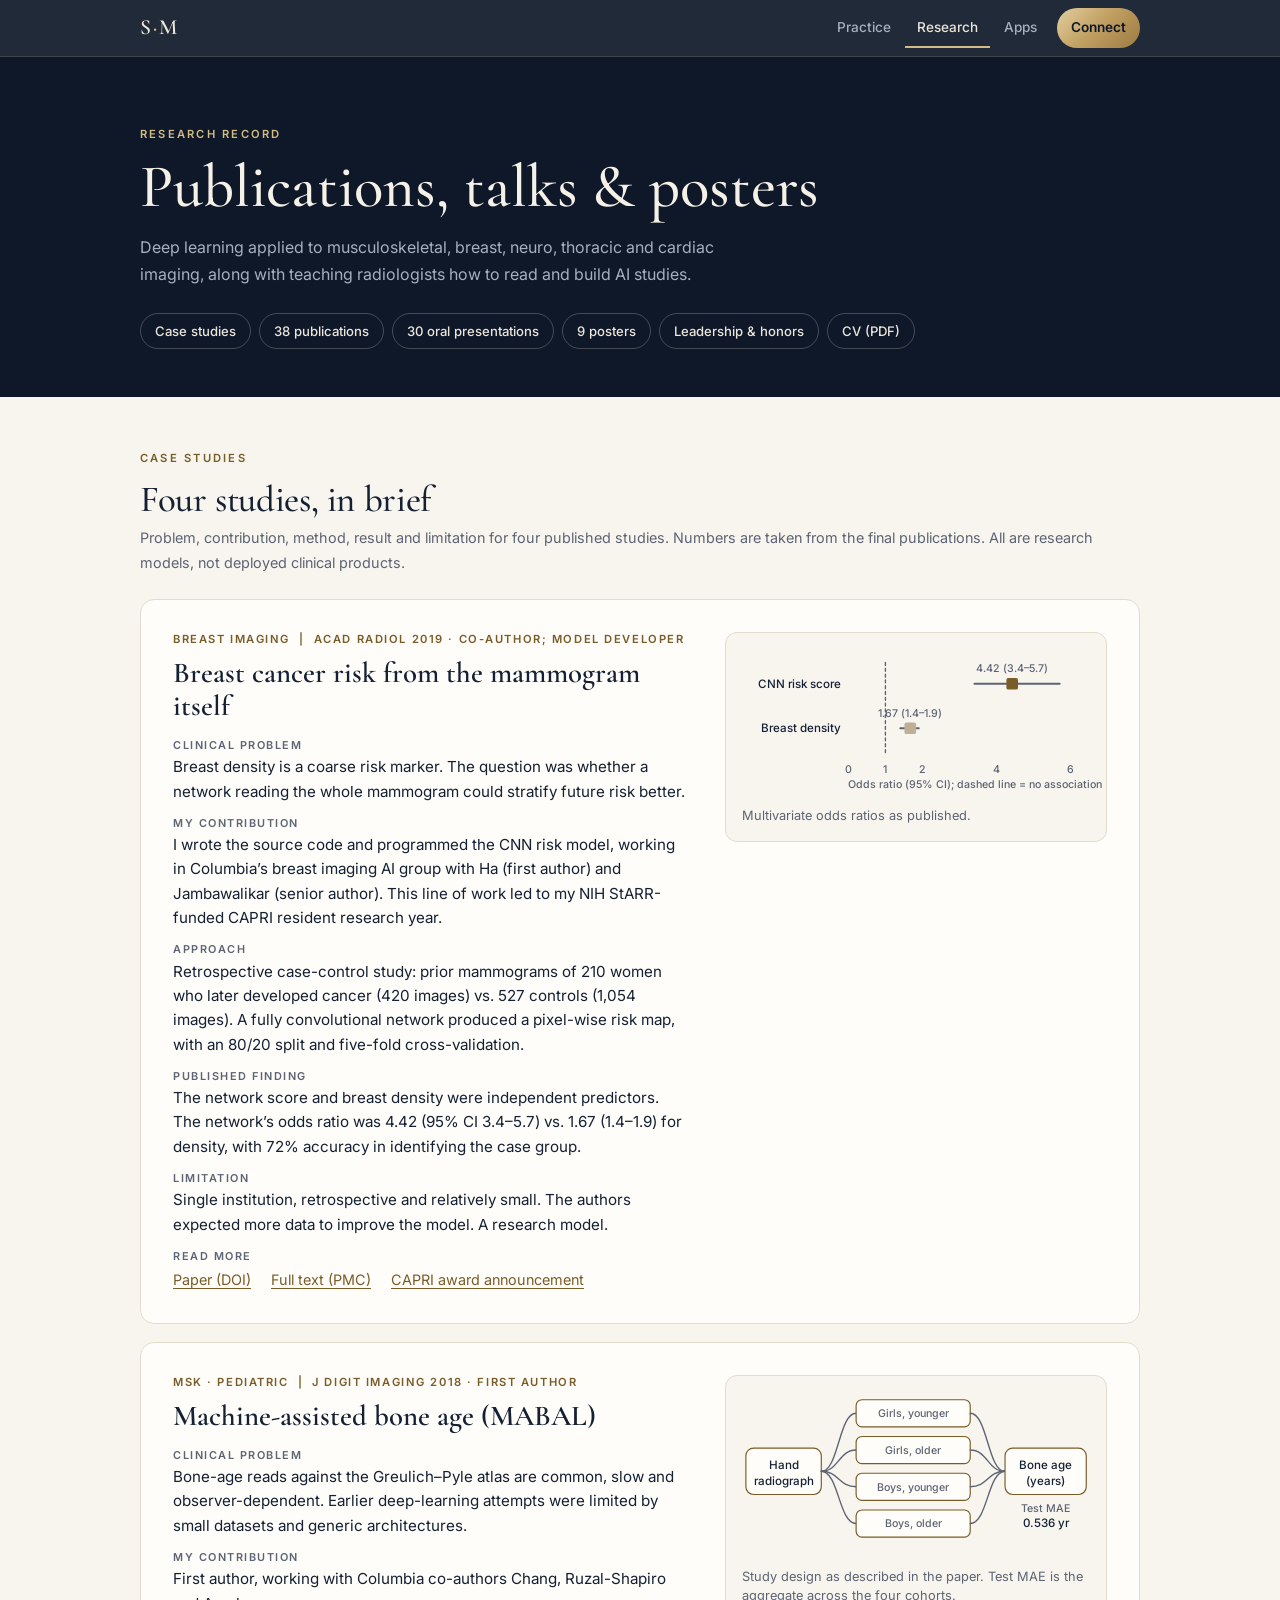
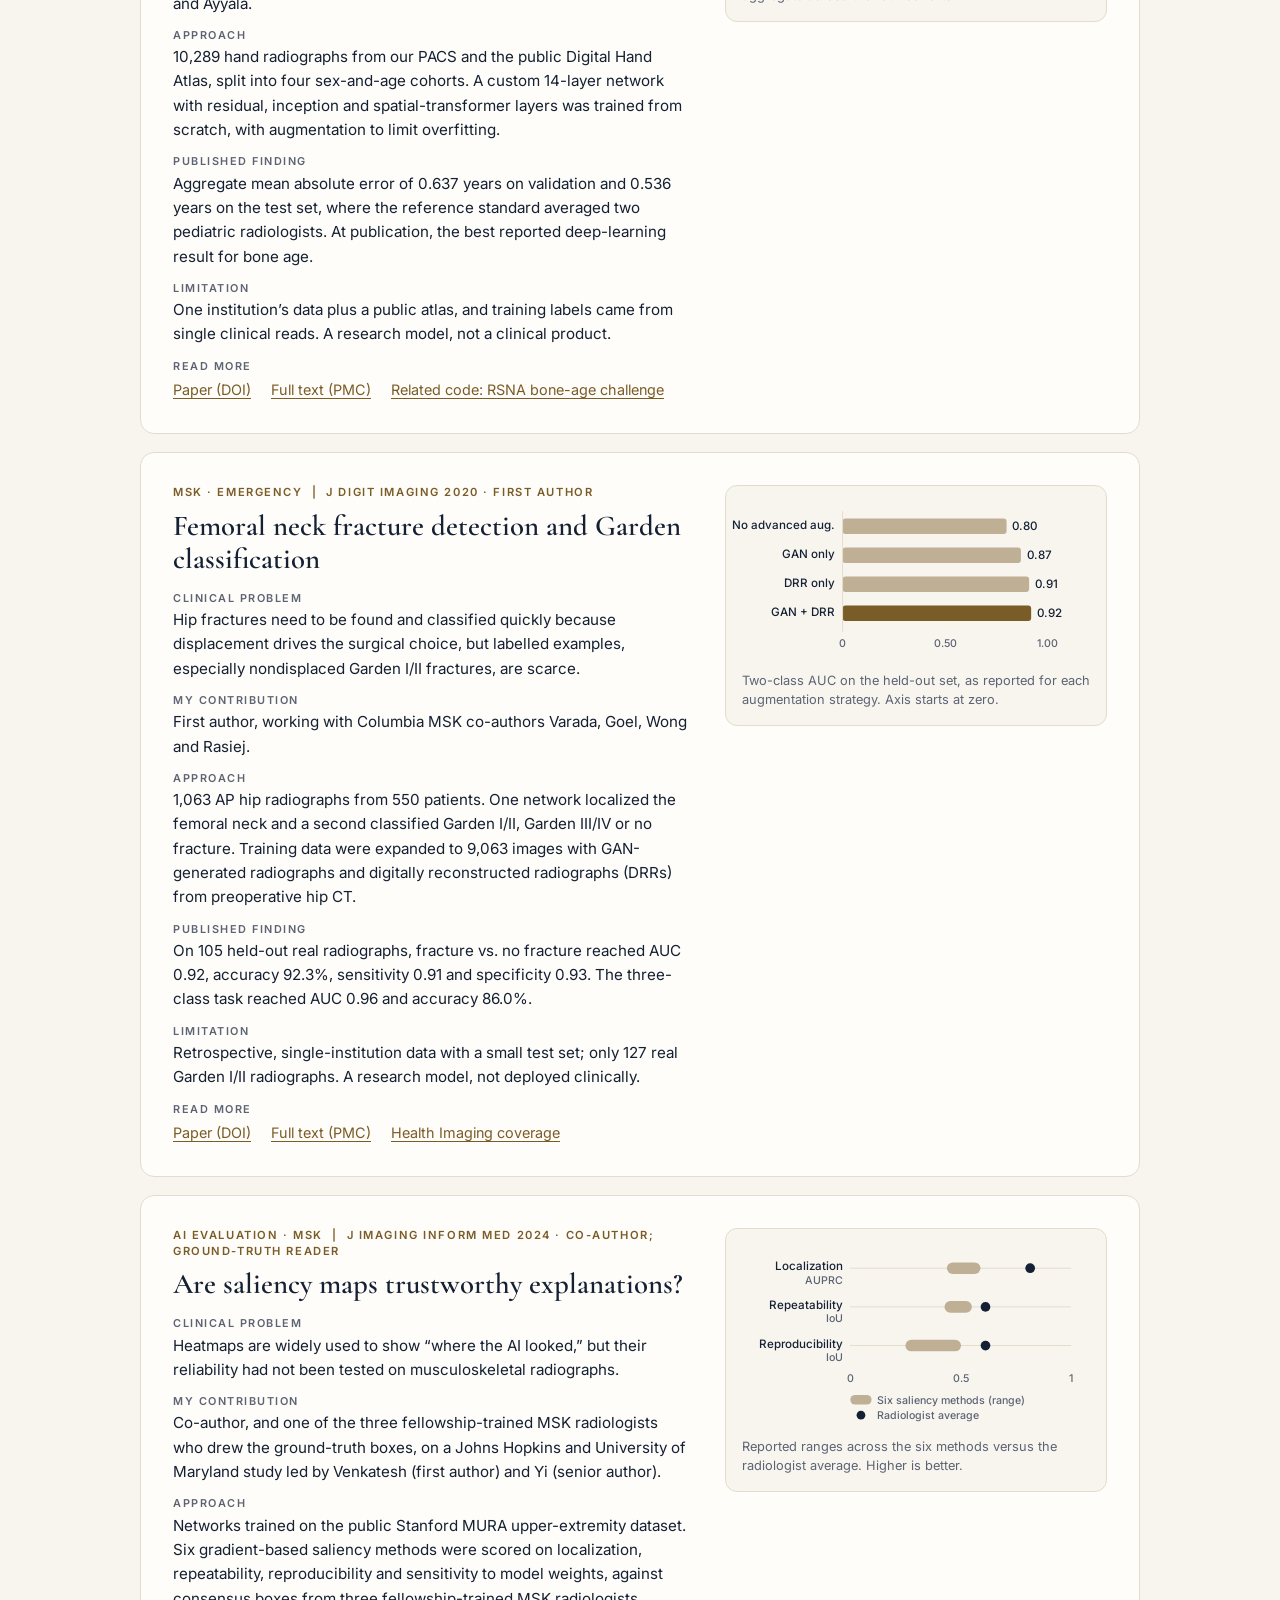
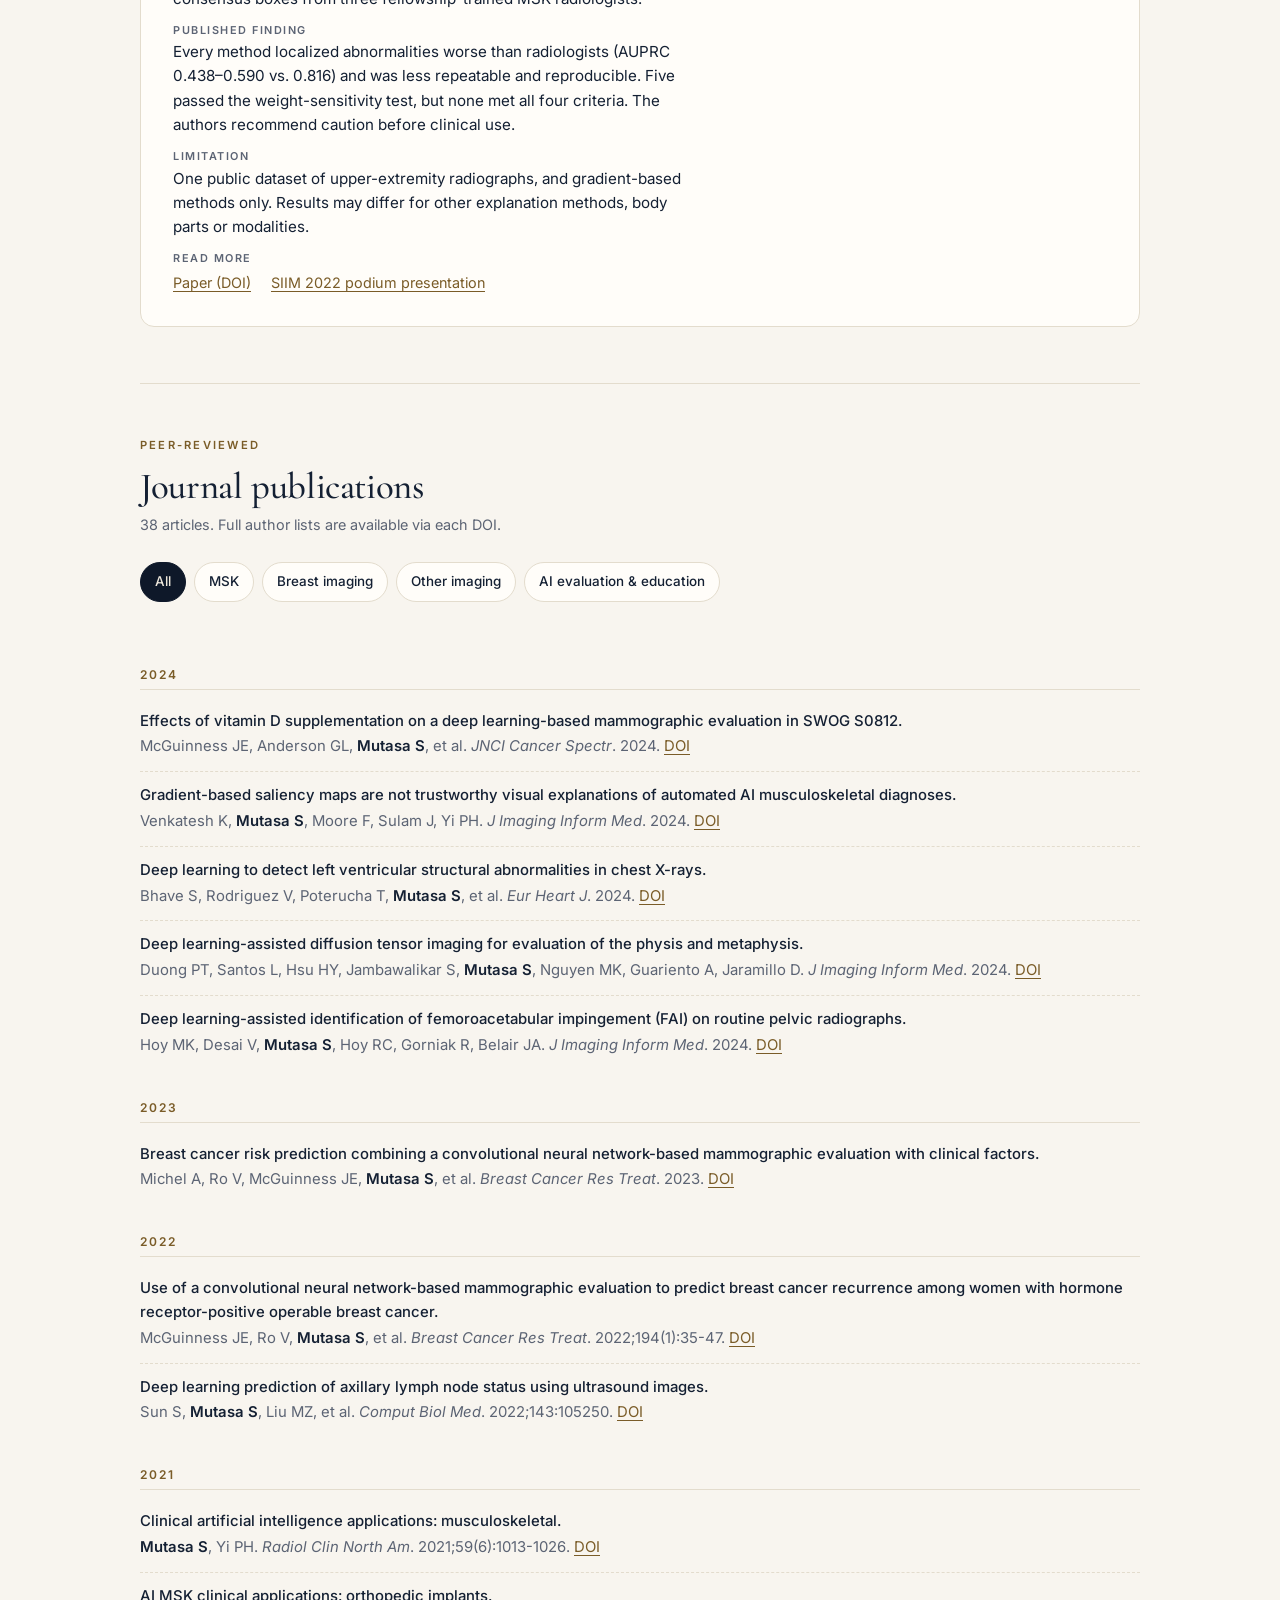
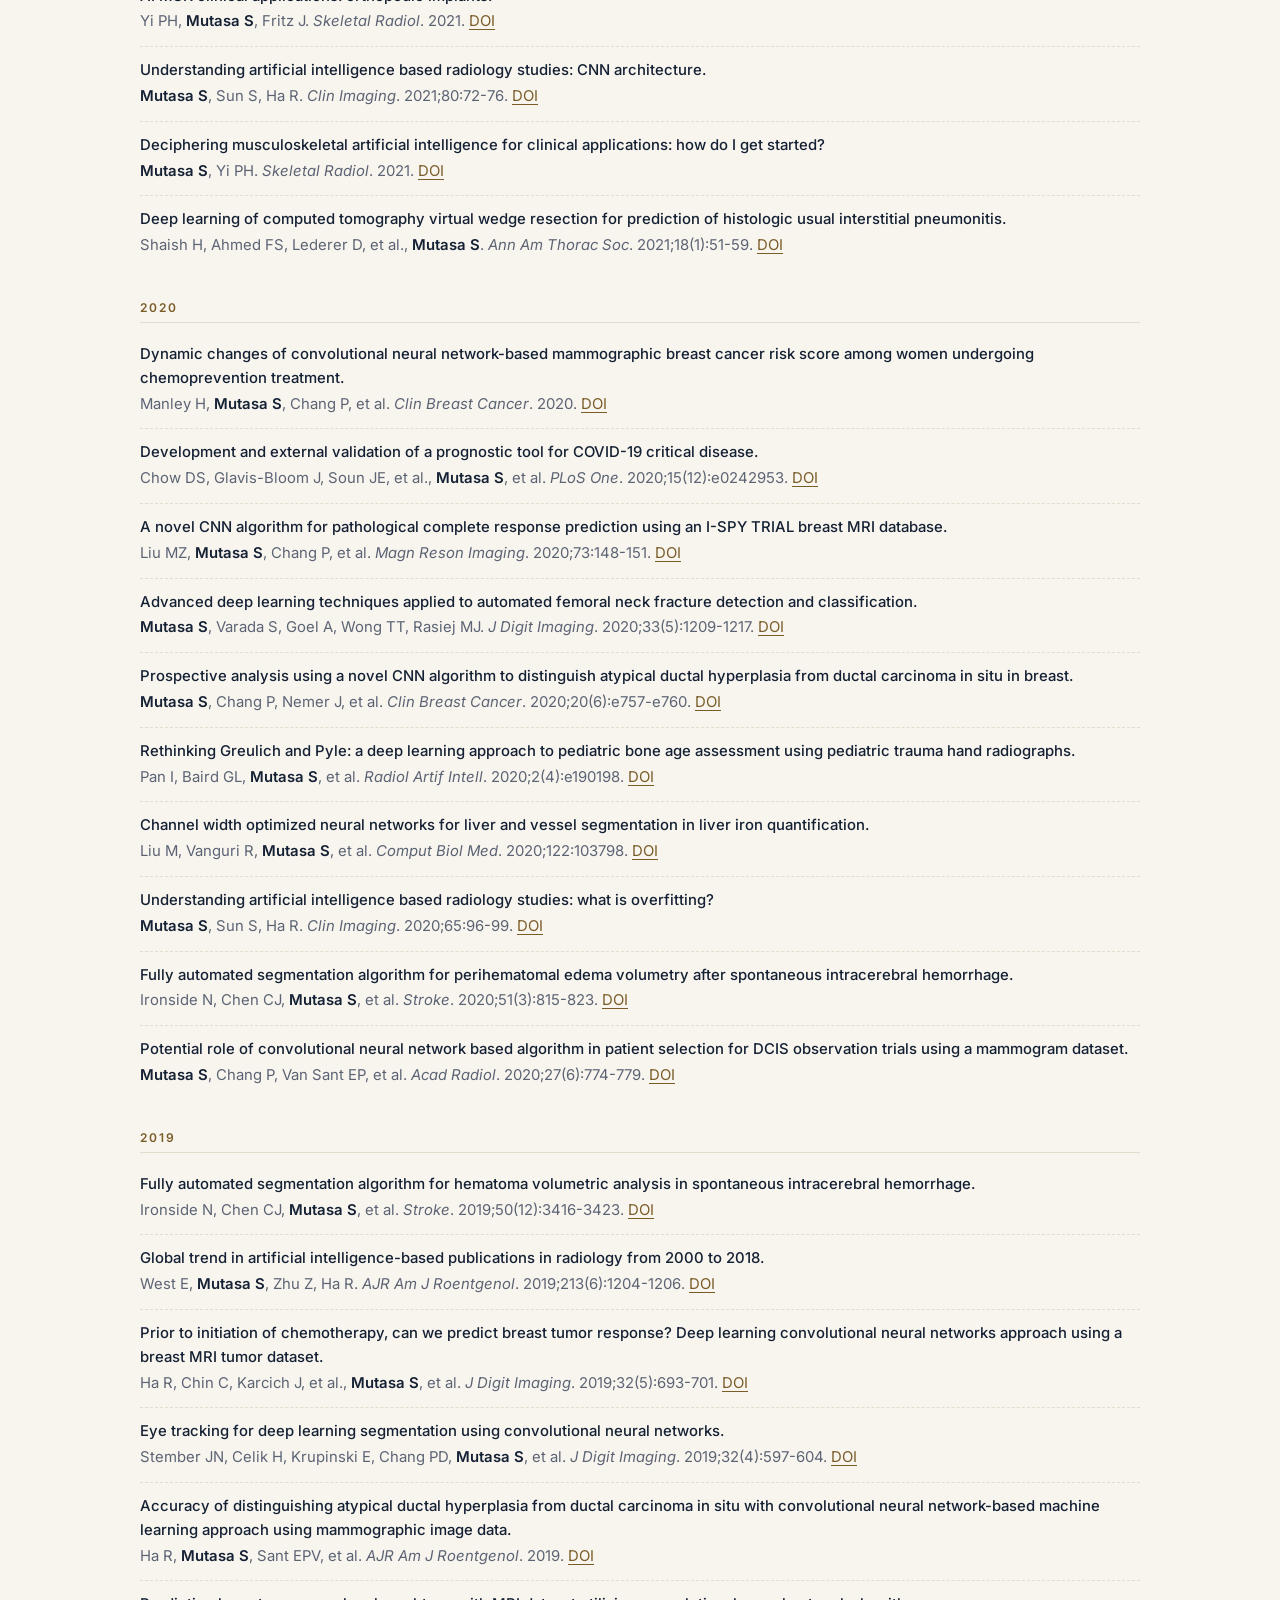
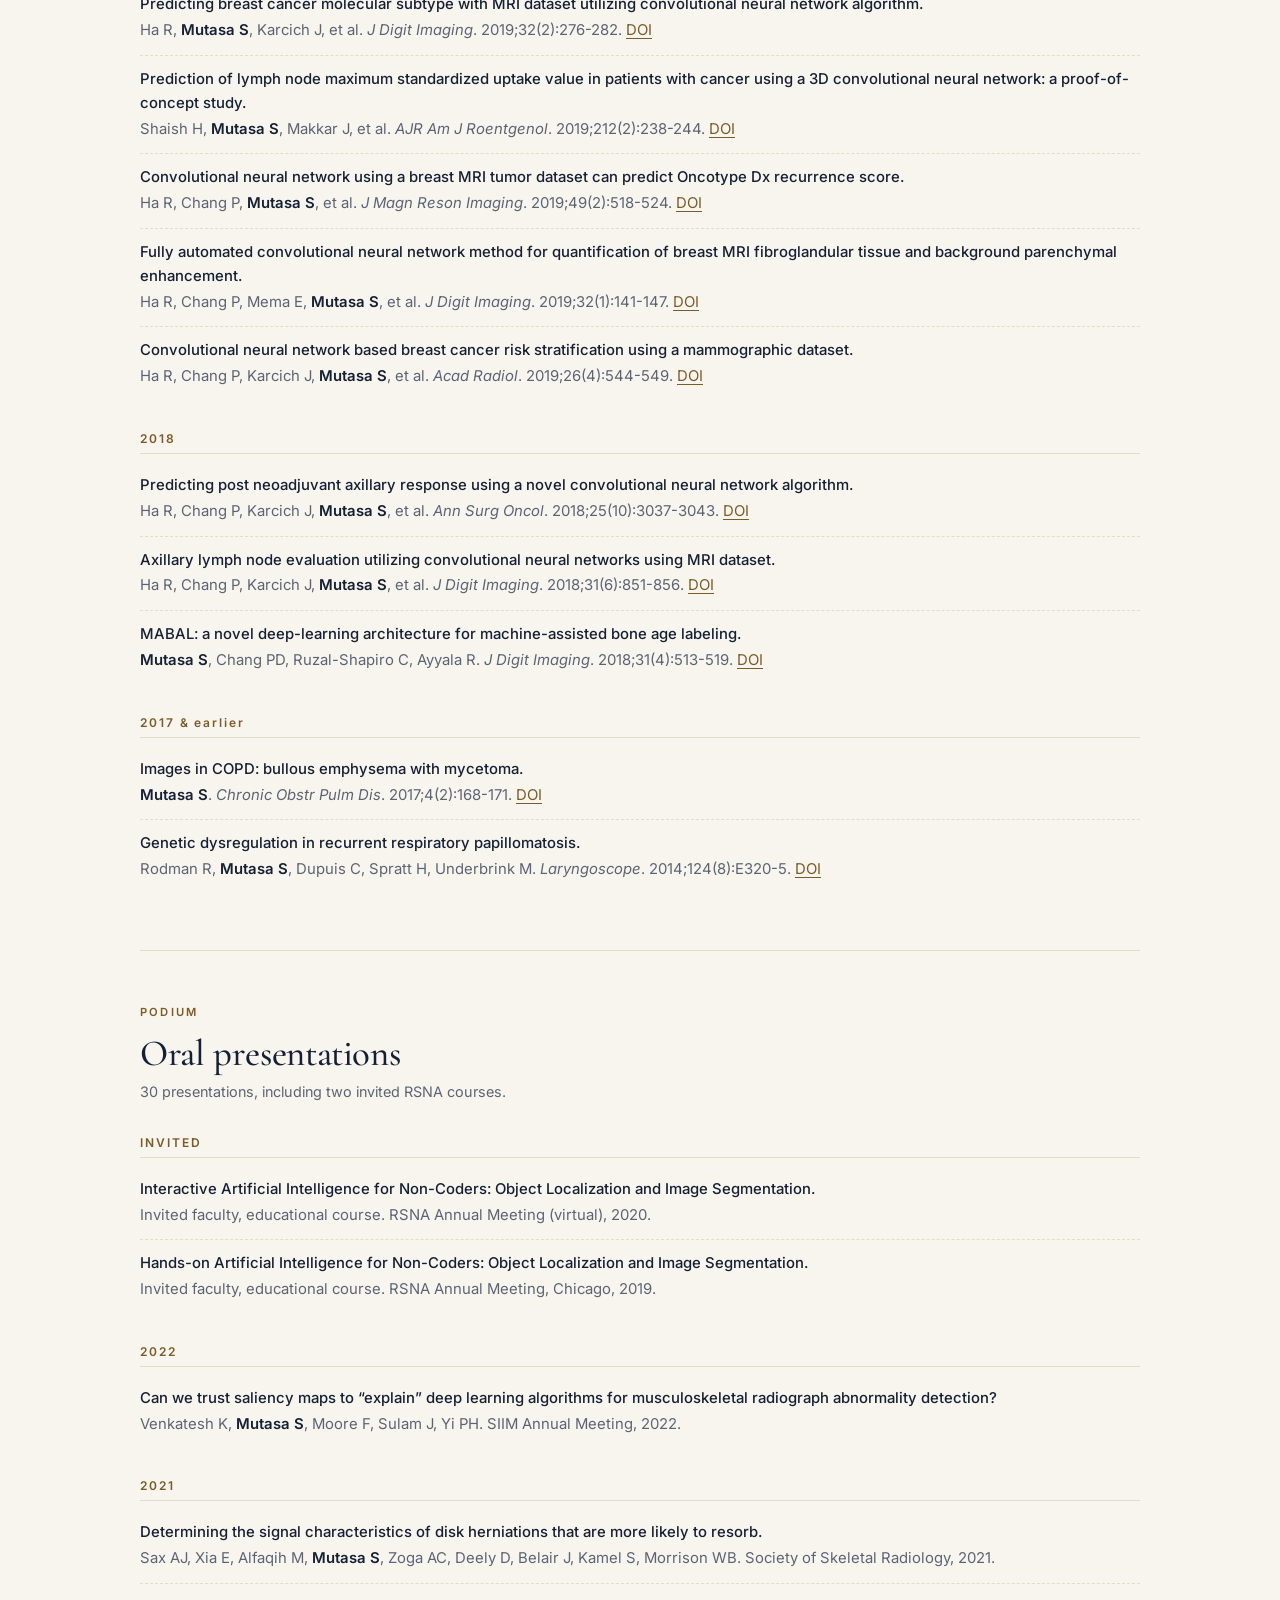
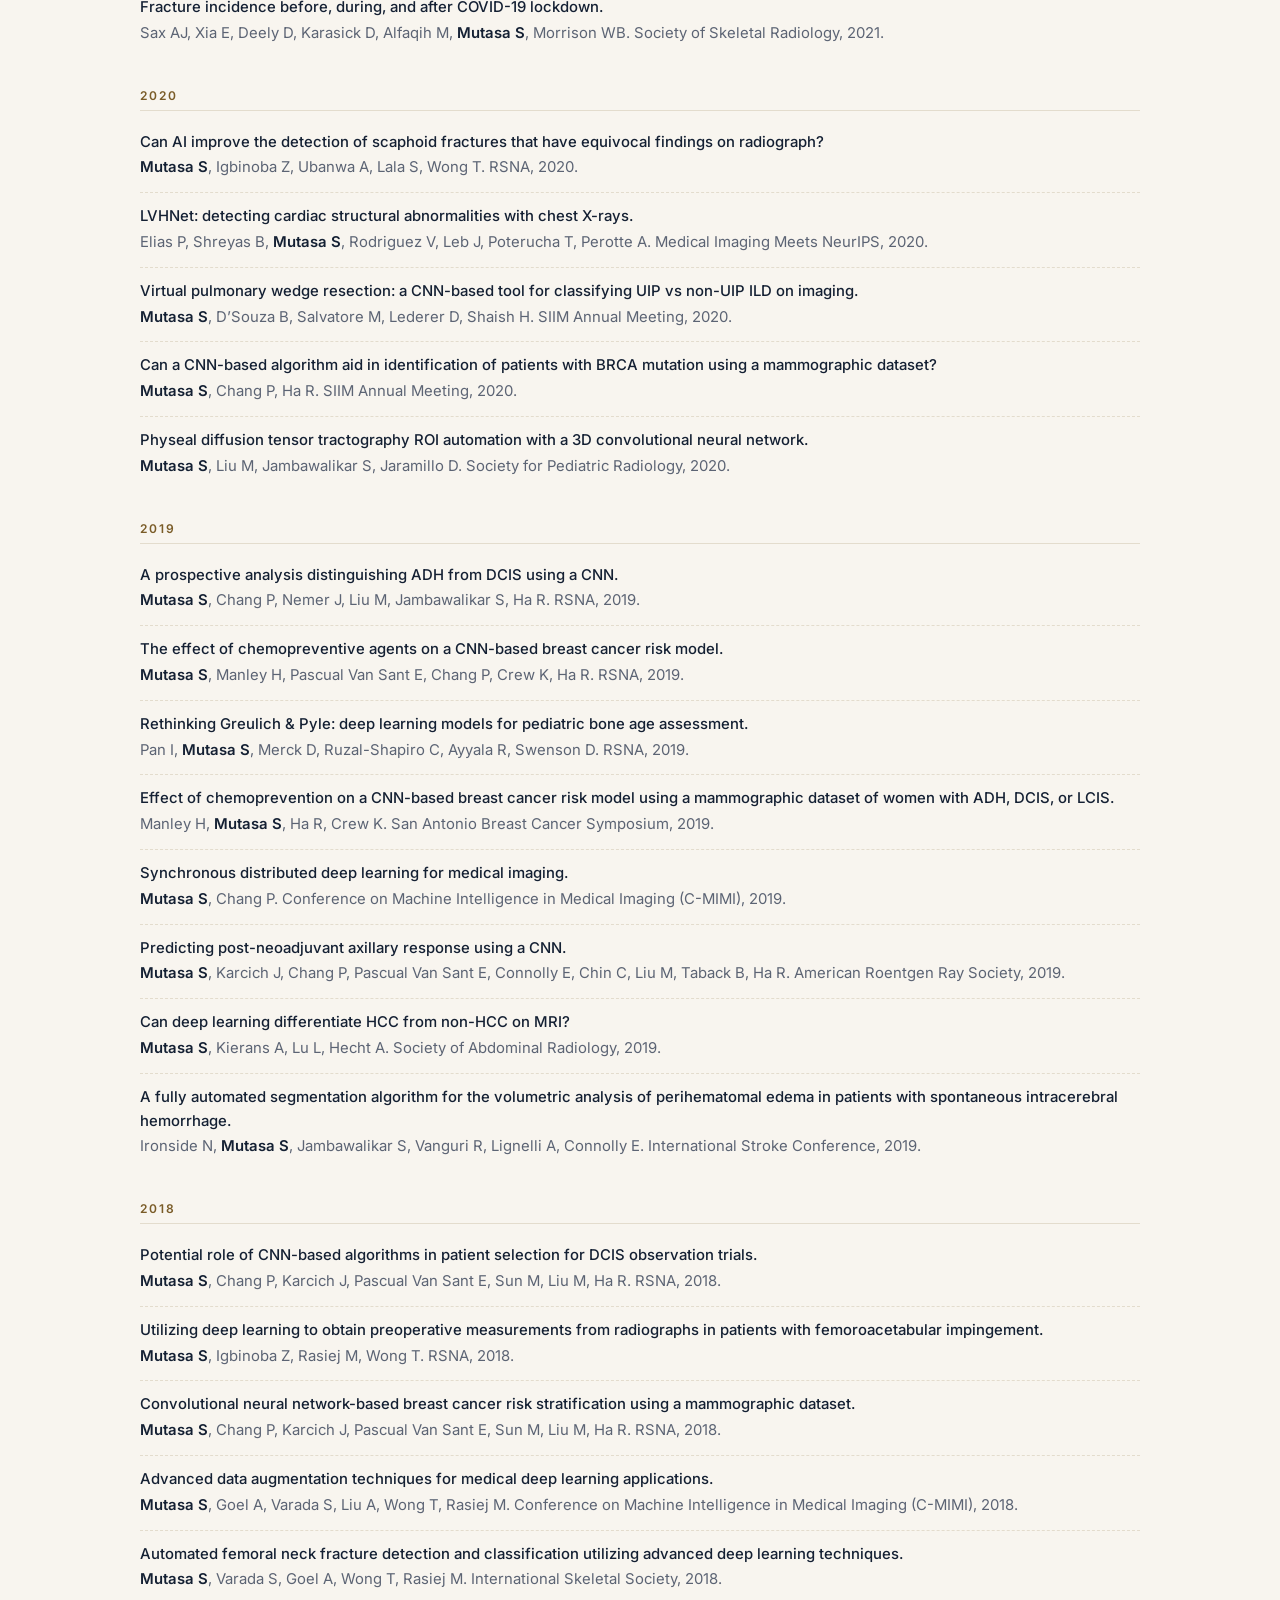
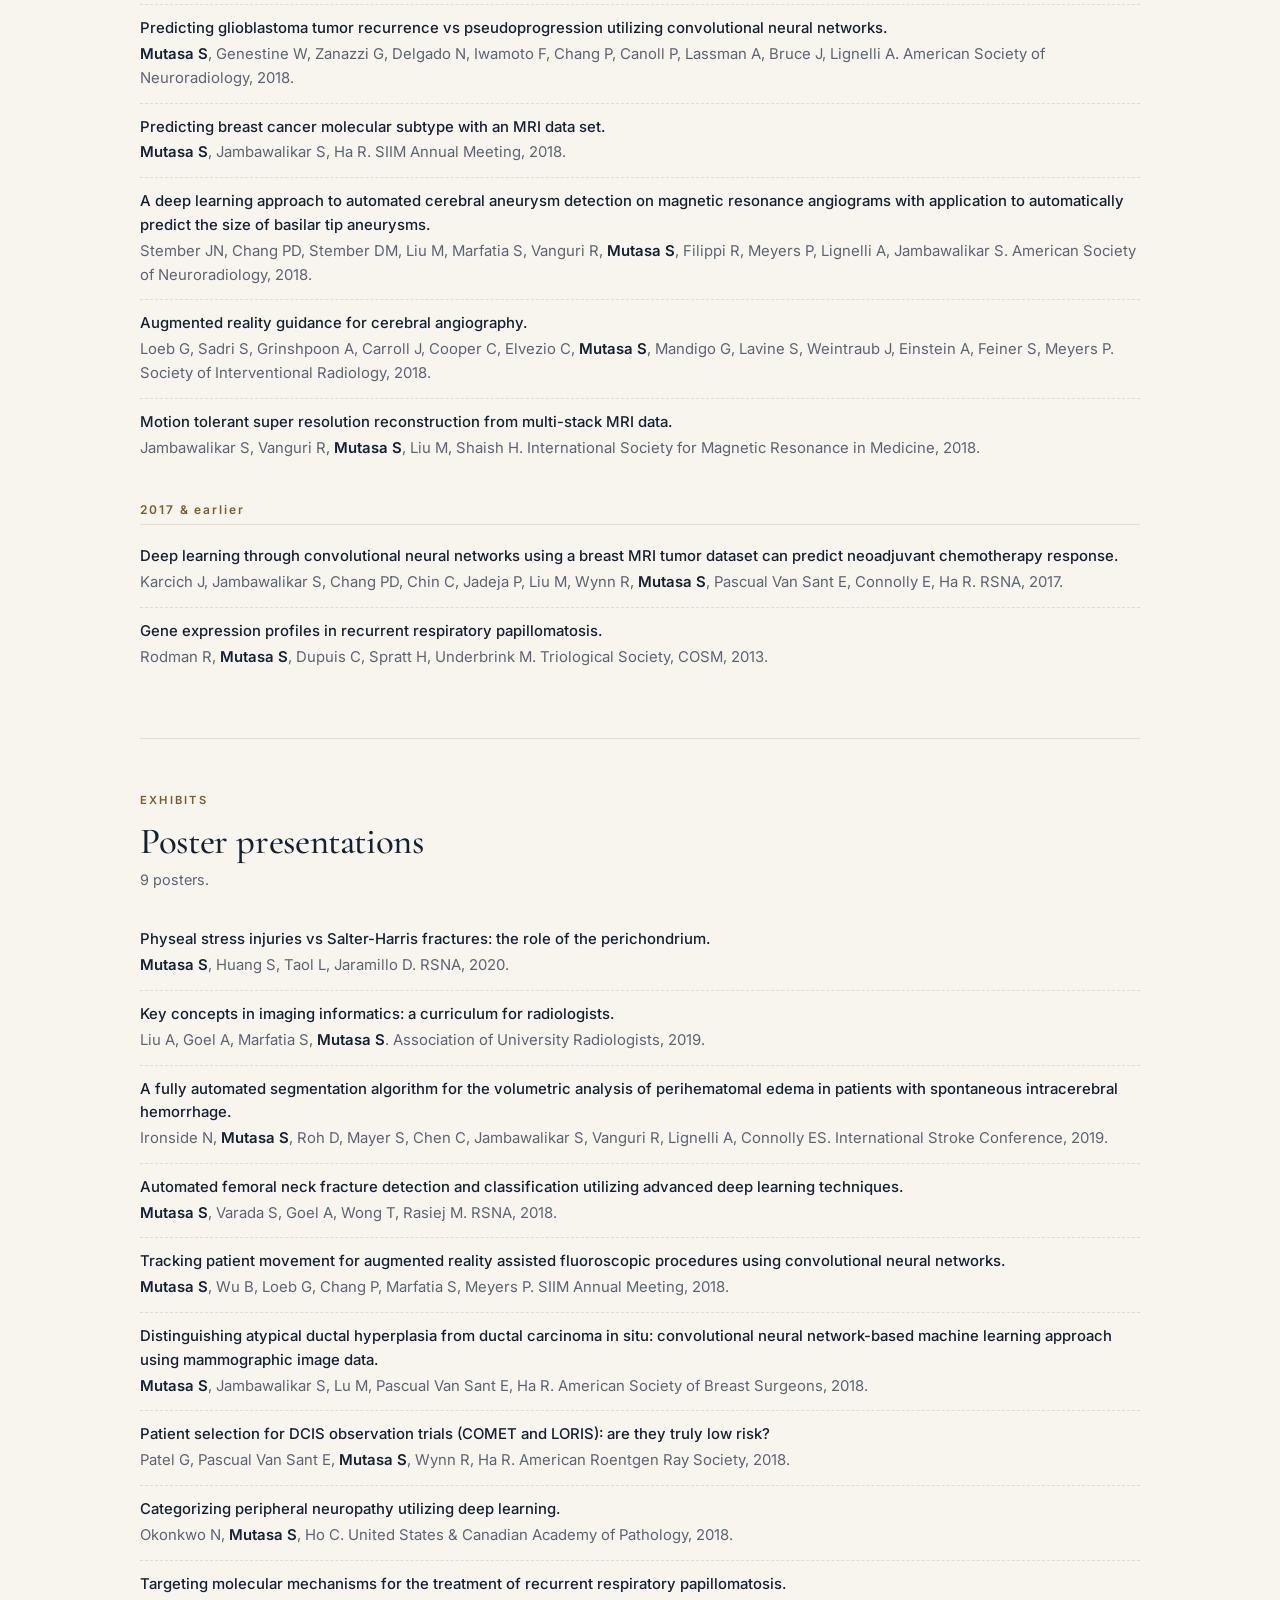
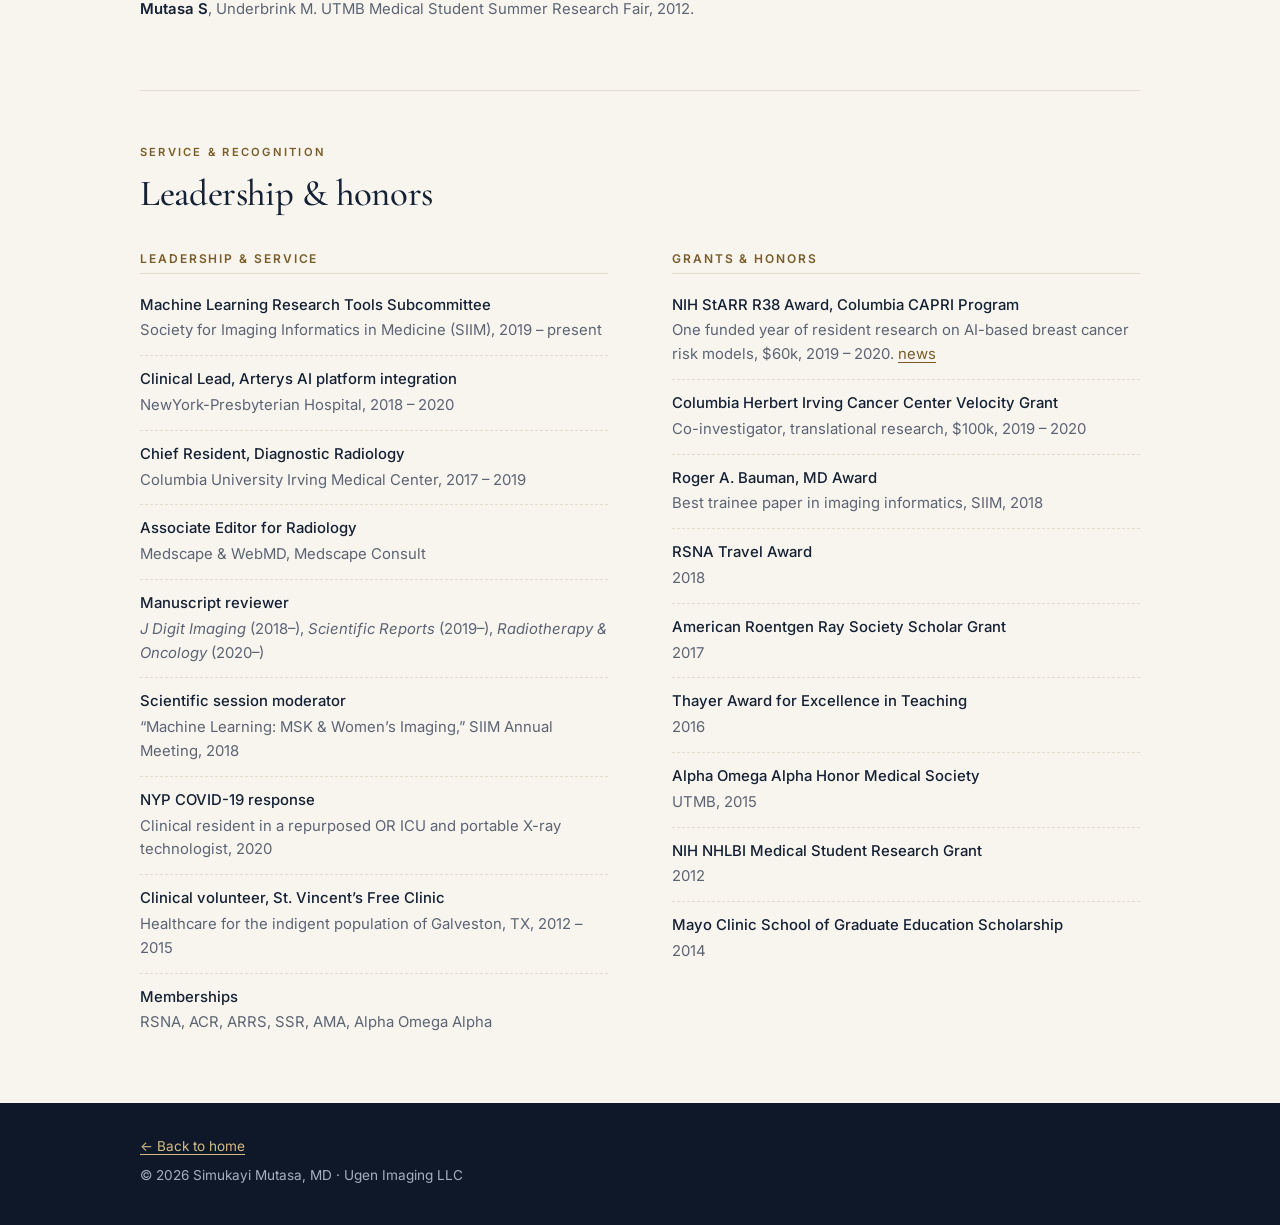
<file: research.html>
<!doctype html>
<html lang="en">
<head>
  <meta charset="utf-8">
  <meta name="viewport" content="width=device-width, initial-scale=1, viewport-fit=cover">
  <title>Research · Simukayi Mutasa, MD</title>
  <meta name="description" content="Peer-reviewed publications, oral presentations, posters, leadership and honors of Simukayi Mutasa, MD, musculoskeletal radiologist and imaging-AI researcher.">
  <meta name="theme-color" content="#0e1829">
  <link rel="icon" href="data:image/svg+xml,%3Csvg xmlns='http://www.w3.org/2000/svg' viewBox='0 0 64 64'%3E%3Crect width='64' height='64' rx='14' fill='%230e1829'/%3E%3Ctext x='32' y='42' font-family='Georgia,serif' font-size='27' fill='%23d4bb84' text-anchor='middle'%3ESM%3C/text%3E%3C/svg%3E">
  <link rel="preconnect" href="https://fonts.googleapis.com">
  <link rel="preconnect" href="https://fonts.gstatic.com" crossorigin>
  <link href="https://fonts.googleapis.com/css2?family=Cormorant+Garamond:ital,wght@0,500;0,600;1,500&family=Inter:wght@400;500;600&display=swap" rel="stylesheet">
  <link rel="stylesheet" href="styles.css">
  <link rel="canonical" href="https://simirad.com/research.html">
  <meta property="og:site_name" content="Simukayi Mutasa, MD">
  <meta property="og:type" content="website">
  <meta property="og:title" content="Research · Simukayi Mutasa, MD">
  <meta property="og:description" content="Case studies and the full record: 38 peer-reviewed papers on deep learning in musculoskeletal, breast and other imaging, plus talks and posters.">
  <meta property="og:url" content="https://simirad.com/research.html">
  <meta property="og:image" content="https://simirad.com/assets/og/research.png">
  <meta property="og:image:width" content="1200">
  <meta property="og:image:height" content="630">
  <meta name="twitter:card" content="summary_large_image">
  <meta name="twitter:site" content="@docsimimd">
  <meta name="twitter:title" content="Research · Simukayi Mutasa, MD">
  <meta name="twitter:description" content="Case studies and the full record: 38 peer-reviewed papers on deep learning in musculoskeletal, breast and other imaging, plus talks and posters.">
  <meta name="twitter:image" content="https://simirad.com/assets/og/research.png">
  <script>document.documentElement.classList.add('js')</script>
  <script src="site.js" defer></script>
</head>
<body>
  <a class="skip" href="#main">Skip to content</a>
  <header class="topbar">
    <div class="wrap topbar-inner">
      <a class="mark" href="./" aria-label="Simukayi Mutasa, MD: home">S<span>·</span>M</a>
      <nav aria-label="Primary">
        <button class="menu-btn" type="button" aria-expanded="false" aria-controls="nav-links"><svg aria-hidden="true" viewBox="0 0 24 24"><path d="M4 7h16M4 12h16M4 17h16"/></svg>Menu</button>
        <ul class="nav-links" id="nav-links">
          <li><a href="./#practice">Practice</a></li>
          <li><a href="research.html" aria-current="page">Research</a></li>
          <li><a href="apps.html">Apps</a></li>
        </ul>
        <a class="nav-pill" href="./#connect">Connect</a>
      </nav>
    </div>
  </header>

  <main id="main">
    <section class="page-hero">
      <div class="wrap">
        <p class="eyebrow">Research record</p>
        <h1>Publications, talks &amp; posters</h1>
        <p>
          Deep learning applied to musculoskeletal, breast, neuro, thoracic and cardiac imaging, along
          with teaching radiologists how to read and build AI studies.
        </p>
        <div class="jump">
          <a href="#case-studies">Case studies</a>
          <a href="#publications">38 publications</a>
          <a href="#talks">30 oral presentations</a>
          <a href="#posters">9 posters</a>
          <a href="#service">Leadership &amp; honors</a>
          <a href="assets/Mutasa_CV.pdf">CV (PDF)</a>
        </div>
      </div>
    </section>

    <div class="wrap">
      <!-- ================= CASE STUDIES ================= -->
      <section class="rec" id="case-studies">
        <p class="eyebrow">Case studies</p>
        <h2>Four studies, in brief</h2>
        <p class="count">Problem, contribution, method, result and limitation for four published studies. Numbers are taken from the final publications. All are research models, not deployed clinical products.</p>
        <div class="case-grid">
        <article class="case" id="case-breast-risk" aria-labelledby="case-breast-risk-h">
          <div>
            <p class="case-tag">Breast imaging &nbsp;|&nbsp; Acad Radiol 2019 · Co-author; model developer</p>
            <h3 id="case-breast-risk-h">Breast cancer risk from the mammogram itself</h3>
            <dl>
            <div><dt>Clinical problem</dt><dd>Breast density is a coarse risk marker. The question was whether a network reading the whole mammogram could stratify future risk better.</dd></div>
            <div><dt>My contribution</dt><dd>I wrote the source code and programmed the CNN risk model, working in Columbia’s breast imaging AI group with Ha (first author) and Jambawalikar (senior author). This line of work led to my NIH StARR-funded CAPRI resident research year.</dd></div>
            <div><dt>Approach</dt><dd>Retrospective case-control study: prior mammograms of 210 women who later developed cancer (420 images) vs. 527 controls (1,054 images). A fully convolutional network produced a pixel-wise risk map, with an 80/20 split and five-fold cross-validation.</dd></div>
            <div><dt>Published finding</dt><dd>The network score and breast density were independent predictors. The network’s odds ratio was 4.42 (95% CI 3.4–5.7) vs. 1.67 (1.4–1.9) for density, with 72% accuracy in identifying the case group.</dd></div>
            <div><dt>Limitation</dt><dd>Single institution, retrospective and relatively small. The authors expected more data to improve the model. A research model.</dd></div>
              <div><dt>Read more</dt><dd class="links"><a href="https://doi.org/10.1016/j.acra.2018.06.020">Paper (DOI)</a> <a href="https://pmc.ncbi.nlm.nih.gov/articles/PMC8114104/">Full text (PMC)</a> <a href="https://www.columbiaradiology.org/news/dr-simukayi-mutasa-receives-grant-columbia-cancer-training-program-resident-investigators-capri">CAPRI award announcement</a></dd></div>
            </dl>
          </div>
          <figure>
            <svg viewBox="0 0 360 152" role="img" aria-labelledby="t-or d-or"><title id="t-or">Odds ratios for later breast cancer</title><desc id="d-or">CNN pixel-wise risk score odds ratio 4.42 (95% CI 3.4 to 5.7); breast density odds ratio 1.67 (95% CI 1.4 to 1.9). Reference line at 1.</desc><line class="viz-arrow" x1="148.3" y1="14" x2="148.3" y2="110" stroke-dasharray="3 3"/><text class="viz-text" x="102" y="40" text-anchor="end">CNN risk score</text><line class="viz-arrow" x1="240.3" y1="36" x2="328.5" y2="36" style="stroke-width:2"/><rect class="viz-bar" x="273.4" y="30" width="12" height="12" rx="2"/><text class="viz-muted" x="279.4" y="24" text-anchor="middle">4.42 (3.4–5.7)</text><text class="viz-text" x="102" y="86" text-anchor="end">Breast density</text><line class="viz-arrow" x1="163.7" y1="82" x2="182.8" y2="82" style="stroke-width:2"/><rect class="viz-bar-2" x="168.0" y="76" width="12" height="12" rx="2"/><text class="viz-muted" x="174.0" y="70" text-anchor="middle">1.67 (1.4–1.9)</text><text class="viz-muted" x="110.0" y="128" text-anchor="middle">0</text><text class="viz-muted" x="148.3" y="128" text-anchor="middle">1</text><text class="viz-muted" x="186.7" y="128" text-anchor="middle">2</text><text class="viz-muted" x="263.3" y="128" text-anchor="middle">4</text><text class="viz-muted" x="340.0" y="128" text-anchor="middle">6</text><text class="viz-muted" x="110" y="144">Odds ratio (95% CI); dashed line = no association</text></svg>
            <figcaption>Multivariate odds ratios as published.</figcaption>
          </figure>
        </article>
        <article class="case" id="case-bone-age" aria-labelledby="case-bone-age-h">
          <div>
            <p class="case-tag">MSK · Pediatric &nbsp;|&nbsp; J Digit Imaging 2018 · First author</p>
            <h3 id="case-bone-age-h">Machine-assisted bone age (MABAL)</h3>
            <dl>
            <div><dt>Clinical problem</dt><dd>Bone-age reads against the Greulich–Pyle atlas are common, slow and observer-dependent. Earlier deep-learning attempts were limited by small datasets and generic architectures.</dd></div>
            <div><dt>My contribution</dt><dd>First author, working with Columbia co-authors Chang, Ruzal-Shapiro and Ayyala.</dd></div>
            <div><dt>Approach</dt><dd>10,289 hand radiographs from our PACS and the public Digital Hand Atlas, split into four sex-and-age cohorts. A custom 14-layer network with residual, inception and spatial-transformer layers was trained from scratch, with augmentation to limit overfitting.</dd></div>
            <div><dt>Published finding</dt><dd>Aggregate mean absolute error of 0.637 years on validation and 0.536 years on the test set, where the reference standard averaged two pediatric radiologists. At publication, the best reported deep-learning result for bone age.</dd></div>
            <div><dt>Limitation</dt><dd>One institution’s data plus a public atlas, and training labels came from single clinical reads. A research model, not a clinical product.</dd></div>
              <div><dt>Read more</dt><dd class="links"><a href="https://doi.org/10.1007/s10278-018-0053-3">Paper (DOI)</a> <a href="https://pmc.ncbi.nlm.nih.gov/articles/PMC6113150/">Full text (PMC)</a> <a href="https://github.com/stmutasa/RSNABoneAge">Related code: RSNA bone-age challenge</a></dd></div>
            </dl>
          </div>
          <figure>
            <svg viewBox="0 0 360 170" role="img" aria-labelledby="t-ba d-ba"><title id="t-ba">MABAL pipeline</title><desc id="d-ba">A hand radiograph is routed to one of four networks by sex and age group, each predicting bone age in years. Aggregate test mean absolute error 0.536 years.</desc><rect class="viz-box" x="4" y="58" width="78" height="48" rx="8"/><text class="viz-text" x="43" y="80" text-anchor="middle">Hand</text><text class="viz-text" x="43" y="96" text-anchor="middle">radiograph</text><path class="viz-arrow" d="M82 82 C 100 82, 100 22, 118 22"/><rect class="viz-box" x="118" y="8" width="118" height="28" rx="6"/><text class="viz-muted" x="177" y="26" text-anchor="middle">Girls, younger</text><path class="viz-arrow" d="M236 22 C 254 22, 254 82, 272 82"/><path class="viz-arrow" d="M82 82 C 100 82, 100 60, 118 60"/><rect class="viz-box" x="118" y="46" width="118" height="28" rx="6"/><text class="viz-muted" x="177" y="64" text-anchor="middle">Girls, older</text><path class="viz-arrow" d="M236 60 C 254 60, 254 82, 272 82"/><path class="viz-arrow" d="M82 82 C 100 82, 100 98, 118 98"/><rect class="viz-box" x="118" y="84" width="118" height="28" rx="6"/><text class="viz-muted" x="177" y="102" text-anchor="middle">Boys, younger</text><path class="viz-arrow" d="M236 98 C 254 98, 254 82, 272 82"/><path class="viz-arrow" d="M82 82 C 100 82, 100 136, 118 136"/><rect class="viz-box" x="118" y="122" width="118" height="28" rx="6"/><text class="viz-muted" x="177" y="140" text-anchor="middle">Boys, older</text><path class="viz-arrow" d="M236 136 C 254 136, 254 82, 272 82"/><rect class="viz-box" x="272" y="58" width="84" height="48" rx="8"/><text class="viz-text" x="314" y="80" text-anchor="middle">Bone age</text><text class="viz-text" x="314" y="96" text-anchor="middle">(years)</text><text class="viz-muted" x="314" y="124" text-anchor="middle">Test MAE</text><text class="viz-text" x="314" y="140" text-anchor="middle">0.536 yr</text></svg>
            <figcaption>Study design as described in the paper. Test MAE is the aggregate across the four cohorts.</figcaption>
          </figure>
        </article>
        <article class="case" id="case-hip-fracture" aria-labelledby="case-hip-fracture-h">
          <div>
            <p class="case-tag">MSK · Emergency &nbsp;|&nbsp; J Digit Imaging 2020 · First author</p>
            <h3 id="case-hip-fracture-h">Femoral neck fracture detection and Garden classification</h3>
            <dl>
            <div><dt>Clinical problem</dt><dd>Hip fractures need to be found and classified quickly because displacement drives the surgical choice, but labelled examples, especially nondisplaced Garden I/II fractures, are scarce.</dd></div>
            <div><dt>My contribution</dt><dd>First author, working with Columbia MSK co-authors Varada, Goel, Wong and Rasiej.</dd></div>
            <div><dt>Approach</dt><dd>1,063 AP hip radiographs from 550 patients. One network localized the femoral neck and a second classified Garden I/II, Garden III/IV or no fracture. Training data were expanded to 9,063 images with GAN-generated radiographs and digitally reconstructed radiographs (DRRs) from preoperative hip CT.</dd></div>
            <div><dt>Published finding</dt><dd>On 105 held-out real radiographs, fracture vs. no fracture reached AUC 0.92, accuracy 92.3%, sensitivity 0.91 and specificity 0.93. The three-class task reached AUC 0.96 and accuracy 86.0%.</dd></div>
            <div><dt>Limitation</dt><dd>Retrospective, single-institution data with a small test set; only 127 real Garden I/II radiographs. A research model, not deployed clinically.</dd></div>
              <div><dt>Read more</dt><dd class="links"><a href="https://doi.org/10.1007/s10278-020-00364-8">Paper (DOI)</a> <a href="https://pmc.ncbi.nlm.nih.gov/articles/PMC7572965/">Full text (PMC)</a> <a href="https://www.healthimaging.com/topics/artificial-intelligence/ai-hip-fractures-emergency-radiology-triage">Health Imaging coverage</a></dd></div>
            </dl>
          </div>
          <figure>
            <svg viewBox="0 0 360 164" role="img" aria-labelledby="t-140633231969984 d-140633231969984"><title id="t-140633231969984">Fracture vs. no fracture AUC by augmentation strategy</title><desc id="d-140633231969984">AUC 0.80 without advanced augmentation, 0.87 with GAN-generated images only, 0.91 with CT-derived DRRs only, and 0.92 with both.</desc><text class="viz-text" x="96" y="28" text-anchor="end">No advanced aug.</text><rect class="viz-bar-2" x="104" y="17" width="169.6" height="16" rx="3"/><text class="viz-text" x="279.6" y="29">0.80</text><text class="viz-text" x="96" y="58" text-anchor="end">GAN only</text><rect class="viz-bar-2" x="104" y="47" width="184.4" height="16" rx="3"/><text class="viz-text" x="294.4" y="59">0.87</text><text class="viz-text" x="96" y="88" text-anchor="end">DRR only</text><rect class="viz-bar-2" x="104" y="77" width="192.9" height="16" rx="3"/><text class="viz-text" x="302.9" y="89">0.91</text><text class="viz-text" x="96" y="118" text-anchor="end">GAN + DRR</text><rect class="viz-bar" x="104" y="107" width="195.0" height="16" rx="3"/><text class="viz-text" x="305.0" y="119">0.92</text><line class="viz-line" x1="104" y1="10" x2="104" y2="134"/><text class="viz-muted" x="104.0" y="150" text-anchor="middle">0</text><text class="viz-muted" x="210.0" y="150" text-anchor="middle">0.50</text><text class="viz-muted" x="316.0" y="150" text-anchor="middle">1.00</text></svg>
            <figcaption>Two-class AUC on the held-out set, as reported for each augmentation strategy. Axis starts at zero.</figcaption>
          </figure>
        </article>
        <article class="case" id="case-saliency" aria-labelledby="case-saliency-h">
          <div>
            <p class="case-tag">AI evaluation · MSK &nbsp;|&nbsp; J Imaging Inform Med 2024 · Co-author; ground-truth reader</p>
            <h3 id="case-saliency-h">Are saliency maps trustworthy explanations?</h3>
            <dl>
            <div><dt>Clinical problem</dt><dd>Heatmaps are widely used to show “where the AI looked,” but their reliability had not been tested on musculoskeletal radiographs.</dd></div>
            <div><dt>My contribution</dt><dd>Co-author, and one of the three fellowship-trained MSK radiologists who drew the ground-truth boxes, on a Johns Hopkins and University of Maryland study led by Venkatesh (first author) and Yi (senior author).</dd></div>
            <div><dt>Approach</dt><dd>Networks trained on the public Stanford MURA upper-extremity dataset. Six gradient-based saliency methods were scored on localization, repeatability, reproducibility and sensitivity to model weights, against consensus boxes from three fellowship-trained MSK radiologists.</dd></div>
            <div><dt>Published finding</dt><dd>Every method localized abnormalities worse than radiologists (AUPRC 0.438–0.590 vs. 0.816) and was less repeatable and reproducible. Five passed the weight-sensitivity test, but none met all four criteria. The authors recommend caution before clinical use.</dd></div>
            <div><dt>Limitation</dt><dd>One public dataset of upper-extremity radiographs, and gradient-based methods only. Results may differ for other explanation methods, body parts or modalities.</dd></div>
              <div><dt>Read more</dt><dd class="links"><a href="https://doi.org/10.1007/s10278-024-01136-4">Paper (DOI)</a> <a href="#talks">SIIM 2022 podium presentation</a></dd></div>
            </dl>
          </div>
          <figure>
            <svg viewBox="0 0 360 188" role="img" aria-labelledby="t-sal d-sal"><title id="t-sal">Saliency methods versus radiologists</title><desc id="d-sal">Localization AUPRC: methods 0.438 to 0.590, radiologists 0.816. Repeatability IoU: methods 0.427 to 0.551, radiologists 0.613. Reproducibility IoU: methods 0.250 to 0.502, radiologists 0.613.</desc><text class="viz-text" x="104" y="26" text-anchor="end">Localization</text><text class="viz-muted" x="104" y="40" text-anchor="end">AUPRC</text><line class="viz-line" x1="112" y1="24" x2="340" y2="24"/><rect class="viz-bar-2" x="211.9" y="18" width="34.7" height="12" rx="6"/><circle class="viz-mark" cx="298.0" cy="24" r="5"/><text class="viz-text" x="104" y="66" text-anchor="end">Repeatability</text><text class="viz-muted" x="104" y="80" text-anchor="end">IoU</text><line class="viz-line" x1="112" y1="64" x2="340" y2="64"/><rect class="viz-bar-2" x="209.4" y="58" width="28.3" height="12" rx="6"/><circle class="viz-mark" cx="251.8" cy="64" r="5"/><text class="viz-text" x="104" y="106" text-anchor="end">Reproducibility</text><text class="viz-muted" x="104" y="120" text-anchor="end">IoU</text><line class="viz-line" x1="112" y1="104" x2="340" y2="104"/><rect class="viz-bar-2" x="169.0" y="98" width="57.5" height="12" rx="6"/><circle class="viz-mark" cx="251.8" cy="104" r="5"/><text class="viz-muted" x="112.0" y="142" text-anchor="middle">0</text><text class="viz-muted" x="226.0" y="142" text-anchor="middle">0.5</text><text class="viz-muted" x="340.0" y="142" text-anchor="middle">1</text><rect class="viz-bar-2" x="112" y="155" width="22" height="10" rx="5"/><text class="viz-muted" x="140" y="164">Six saliency methods (range)</text><circle class="viz-mark" cx="123" cy="176" r="4.5"/><text class="viz-muted" x="140" y="180">Radiologist average</text></svg>
            <figcaption>Reported ranges across the six methods versus the radiologist average. Higher is better.</figcaption>
          </figure>
        </article>
        </div>
      </section>

      <!-- ================= PUBLICATIONS ================= -->
      <section class="rec" id="publications">
        <p class="eyebrow">Peer-reviewed</p>
        <h2>Journal publications</h2>
        <p class="count">38 articles. Full author lists are available via each DOI.</p>
        <div class="filters" role="group" aria-label="Filter publications by topic" hidden>
          <button type="button" data-filter="all" aria-pressed="true">All</button>
          <button type="button" data-filter="msk" aria-pressed="false">MSK</button>
          <button type="button" data-filter="breast" aria-pressed="false">Breast imaging</button>
          <button type="button" data-filter="other" aria-pressed="false">Other imaging</button>
          <button type="button" data-filter="eval" aria-pressed="false">AI evaluation &amp; education</button>
        </div>
        <p class="filter-status" role="status" aria-live="polite"></p>

        <div class="pub-year"><p class="year">2024</p>
        <ul class="cites">
          <li data-topics="breast"><span class="t">Effects of vitamin D supplementation on a deep learning-based mammographic evaluation in SWOG S0812.</span>McGuinness JE, Anderson GL, <b>Mutasa S</b>, et al. <em>JNCI Cancer Spectr</em>. 2024. <a href="https://doi.org/10.1093/jncics/pkae042">DOI<span class="sr-only"> for “Effects of vitamin D supplementation on a deep learning-based mammographic evaluation in SWOG S0812”</span></a></li>
          <li data-topics="msk eval"><span class="t">Gradient-based saliency maps are not trustworthy visual explanations of automated AI musculoskeletal diagnoses.</span>Venkatesh K, <b>Mutasa S</b>, Moore F, Sulam J, Yi PH. <em>J Imaging Inform Med</em>. 2024. <a href="https://doi.org/10.1007/s10278-024-01136-4">DOI<span class="sr-only"> for “Gradient-based saliency maps are not trustworthy visual explanations of automated AI musculoskeletal diagnoses”</span></a></li>
          <li data-topics="other"><span class="t">Deep learning to detect left ventricular structural abnormalities in chest X-rays.</span>Bhave S, Rodriguez V, Poterucha T, <b>Mutasa S</b>, et al. <em>Eur Heart J</em>. 2024. <a href="https://doi.org/10.1093/eurheartj/ehad782">DOI<span class="sr-only"> for “Deep learning to detect left ventricular structural abnormalities in chest X-rays”</span></a></li>
          <li data-topics="msk"><span class="t">Deep learning-assisted diffusion tensor imaging for evaluation of the physis and metaphysis.</span>Duong PT, Santos L, Hsu HY, Jambawalikar S, <b>Mutasa S</b>, Nguyen MK, Guariento A, Jaramillo D. <em>J Imaging Inform Med</em>. 2024. <a href="https://doi.org/10.1007/s10278-024-00993-3">DOI<span class="sr-only"> for “Deep learning-assisted diffusion tensor imaging for evaluation of the physis and metaphysis”</span></a></li>
          <li data-topics="msk"><span class="t">Deep learning-assisted identification of femoroacetabular impingement (FAI) on routine pelvic radiographs.</span>Hoy MK, Desai V, <b>Mutasa S</b>, Hoy RC, Gorniak R, Belair JA. <em>J Imaging Inform Med</em>. 2024. <a href="https://doi.org/10.1007/s10278-023-00920-y">DOI<span class="sr-only"> for “Deep learning-assisted identification of femoroacetabular impingement (FAI) on routine pelvic radiographs”</span></a></li>
        </ul></div>

        <div class="pub-year"><p class="year">2023</p>
        <ul class="cites">
          <li data-topics="breast"><span class="t">Breast cancer risk prediction combining a convolutional neural network-based mammographic evaluation with clinical factors.</span>Michel A, Ro V, McGuinness JE, <b>Mutasa S</b>, et al. <em>Breast Cancer Res Treat</em>. 2023. <a href="https://doi.org/10.1007/s10549-023-06966-4">DOI<span class="sr-only"> for “Breast cancer risk prediction combining a convolutional neural network-based mammographic evaluation with clinical factors”</span></a></li>
        </ul></div>

        <div class="pub-year"><p class="year">2022</p>
        <ul class="cites">
          <li data-topics="breast"><span class="t">Use of a convolutional neural network-based mammographic evaluation to predict breast cancer recurrence among women with hormone receptor-positive operable breast cancer.</span>McGuinness JE, Ro V, <b>Mutasa S</b>, et al. <em>Breast Cancer Res Treat</em>. 2022;194(1):35-47. <a href="https://doi.org/10.1007/s10549-022-06614-3">DOI<span class="sr-only"> for “Use of a convolutional neural network-based mammographic evaluation to predict breast cancer recurrence among women with hormone receptor-positive operable breast cancer”</span></a></li>
          <li data-topics="breast"><span class="t">Deep learning prediction of axillary lymph node status using ultrasound images.</span>Sun S, <b>Mutasa S</b>, Liu MZ, et al. <em>Comput Biol Med</em>. 2022;143:105250. <a href="https://doi.org/10.1016/j.compbiomed.2022.105250">DOI<span class="sr-only"> for “Deep learning prediction of axillary lymph node status using ultrasound images”</span></a></li>
        </ul></div>

        <div class="pub-year"><p class="year">2021</p>
        <ul class="cites">
          <li data-topics="msk eval"><span class="t">Clinical artificial intelligence applications: musculoskeletal.</span><b>Mutasa S</b>, Yi PH. <em>Radiol Clin North Am</em>. 2021;59(6):1013-1026. <a href="https://doi.org/10.1016/j.rcl.2021.07.011">DOI<span class="sr-only"> for “Clinical artificial intelligence applications: musculoskeletal”</span></a></li>
          <li data-topics="msk eval"><span class="t">AI MSK clinical applications: orthopedic implants.</span>Yi PH, <b>Mutasa S</b>, Fritz J. <em>Skeletal Radiol</em>. 2021. <a href="https://doi.org/10.1007/s00256-021-03879-5">DOI<span class="sr-only"> for “AI MSK clinical applications: orthopedic implants”</span></a></li>
          <li data-topics="eval"><span class="t">Understanding artificial intelligence based radiology studies: CNN architecture.</span><b>Mutasa S</b>, Sun S, Ha R. <em>Clin Imaging</em>. 2021;80:72-76. <a href="https://doi.org/10.1016/j.clinimag.2021.06.033">DOI<span class="sr-only"> for “Understanding artificial intelligence based radiology studies: CNN architecture”</span></a></li>
          <li data-topics="msk eval"><span class="t">Deciphering musculoskeletal artificial intelligence for clinical applications: how do I get started?</span><b>Mutasa S</b>, Yi PH. <em>Skeletal Radiol</em>. 2021. <a href="https://doi.org/10.1007/s00256-021-03850-4">DOI<span class="sr-only"> for “Deciphering musculoskeletal artificial intelligence for clinical applications: how do I get started?”</span></a></li>
          <li data-topics="other"><span class="t">Deep learning of computed tomography virtual wedge resection for prediction of histologic usual interstitial pneumonitis.</span>Shaish H, Ahmed FS, Lederer D, et al., <b>Mutasa S</b>. <em>Ann Am Thorac Soc</em>. 2021;18(1):51-59. <a href="https://doi.org/10.1513/AnnalsATS.202001-068OC">DOI<span class="sr-only"> for “Deep learning of computed tomography virtual wedge resection for prediction of histologic usual interstitial pneumonitis”</span></a></li>
        </ul></div>

        <div class="pub-year"><p class="year">2020</p>
        <ul class="cites">
          <li data-topics="breast"><span class="t">Dynamic changes of convolutional neural network-based mammographic breast cancer risk score among women undergoing chemoprevention treatment.</span>Manley H, <b>Mutasa S</b>, Chang P, et al. <em>Clin Breast Cancer</em>. 2020. <a href="https://doi.org/10.1016/j.clbc.2020.11.007">DOI<span class="sr-only"> for “Dynamic changes of convolutional neural network-based mammographic breast cancer risk score among women undergoing chemoprevention treatment”</span></a></li>
          <li data-topics="other"><span class="t">Development and external validation of a prognostic tool for COVID-19 critical disease.</span>Chow DS, Glavis-Bloom J, Soun JE, et al., <b>Mutasa S</b>, et al. <em>PLoS One</em>. 2020;15(12):e0242953. <a href="https://doi.org/10.1371/journal.pone.0242953">DOI<span class="sr-only"> for “Development and external validation of a prognostic tool for COVID-19 critical disease”</span></a></li>
          <li data-topics="breast"><span class="t">A novel CNN algorithm for pathological complete response prediction using an I-SPY TRIAL breast MRI database.</span>Liu MZ, <b>Mutasa S</b>, Chang P, et al. <em>Magn Reson Imaging</em>. 2020;73:148-151. <a href="https://doi.org/10.1016/j.mri.2020.08.021">DOI<span class="sr-only"> for “A novel CNN algorithm for pathological complete response prediction using an I-SPY TRIAL breast MRI database”</span></a></li>
          <li data-topics="msk"><span class="t">Advanced deep learning techniques applied to automated femoral neck fracture detection and classification.</span><b>Mutasa S</b>, Varada S, Goel A, Wong TT, Rasiej MJ. <em>J Digit Imaging</em>. 2020;33(5):1209-1217. <a href="https://doi.org/10.1007/s10278-020-00364-8">DOI<span class="sr-only"> for “Advanced deep learning techniques applied to automated femoral neck fracture detection and classification”</span></a></li>
          <li data-topics="breast"><span class="t">Prospective analysis using a novel CNN algorithm to distinguish atypical ductal hyperplasia from ductal carcinoma in situ in breast.</span><b>Mutasa S</b>, Chang P, Nemer J, et al. <em>Clin Breast Cancer</em>. 2020;20(6):e757-e760. <a href="https://doi.org/10.1016/j.clbc.2020.06.001">DOI<span class="sr-only"> for “Prospective analysis using a novel CNN algorithm to distinguish atypical ductal hyperplasia from ductal carcinoma in situ in breast”</span></a></li>
          <li data-topics="msk"><span class="t">Rethinking Greulich and Pyle: a deep learning approach to pediatric bone age assessment using pediatric trauma hand radiographs.</span>Pan I, Baird GL, <b>Mutasa S</b>, et al. <em>Radiol Artif Intell</em>. 2020;2(4):e190198. <a href="https://doi.org/10.1148/ryai.2020190198">DOI<span class="sr-only"> for “Rethinking Greulich and Pyle: a deep learning approach to pediatric bone age assessment using pediatric trauma hand radiographs”</span></a></li>
          <li data-topics="other"><span class="t">Channel width optimized neural networks for liver and vessel segmentation in liver iron quantification.</span>Liu M, Vanguri R, <b>Mutasa S</b>, et al. <em>Comput Biol Med</em>. 2020;122:103798. <a href="https://doi.org/10.1016/j.compbiomed.2020.103798">DOI<span class="sr-only"> for “Channel width optimized neural networks for liver and vessel segmentation in liver iron quantification”</span></a></li>
          <li data-topics="eval"><span class="t">Understanding artificial intelligence based radiology studies: what is overfitting?</span><b>Mutasa S</b>, Sun S, Ha R. <em>Clin Imaging</em>. 2020;65:96-99. <a href="https://doi.org/10.1016/j.clinimag.2020.04.025">DOI<span class="sr-only"> for “Understanding artificial intelligence based radiology studies: what is overfitting?”</span></a></li>
          <li data-topics="other"><span class="t">Fully automated segmentation algorithm for perihematomal edema volumetry after spontaneous intracerebral hemorrhage.</span>Ironside N, Chen CJ, <b>Mutasa S</b>, et al. <em>Stroke</em>. 2020;51(3):815-823. <a href="https://doi.org/10.1161/STROKEAHA.119.026764">DOI<span class="sr-only"> for “Fully automated segmentation algorithm for perihematomal edema volumetry after spontaneous intracerebral hemorrhage”</span></a></li>
          <li data-topics="breast"><span class="t">Potential role of convolutional neural network based algorithm in patient selection for DCIS observation trials using a mammogram dataset.</span><b>Mutasa S</b>, Chang P, Van Sant EP, et al. <em>Acad Radiol</em>. 2020;27(6):774-779. <a href="https://doi.org/10.1016/j.acra.2019.08.012">DOI<span class="sr-only"> for “Potential role of convolutional neural network based algorithm in patient selection for DCIS observation trials using a mammogram dataset”</span></a></li>
        </ul></div>

        <div class="pub-year"><p class="year">2019</p>
        <ul class="cites">
          <li data-topics="other"><span class="t">Fully automated segmentation algorithm for hematoma volumetric analysis in spontaneous intracerebral hemorrhage.</span>Ironside N, Chen CJ, <b>Mutasa S</b>, et al. <em>Stroke</em>. 2019;50(12):3416-3423. <a href="https://doi.org/10.1161/STROKEAHA.119.026561">DOI<span class="sr-only"> for “Fully automated segmentation algorithm for hematoma volumetric analysis in spontaneous intracerebral hemorrhage”</span></a></li>
          <li data-topics="eval"><span class="t">Global trend in artificial intelligence-based publications in radiology from 2000 to 2018.</span>West E, <b>Mutasa S</b>, Zhu Z, Ha R. <em>AJR Am J Roentgenol</em>. 2019;213(6):1204-1206. <a href="https://doi.org/10.2214/AJR.19.21346">DOI<span class="sr-only"> for “Global trend in artificial intelligence-based publications in radiology from 2000 to 2018”</span></a></li>
          <li data-topics="breast"><span class="t">Prior to initiation of chemotherapy, can we predict breast tumor response? Deep learning convolutional neural networks approach using a breast MRI tumor dataset.</span>Ha R, Chin C, Karcich J, et al., <b>Mutasa S</b>, et al. <em>J Digit Imaging</em>. 2019;32(5):693-701. <a href="https://doi.org/10.1007/s10278-018-0144-1">DOI<span class="sr-only"> for “Prior to initiation of chemotherapy, can we predict breast tumor response? Deep learning convolutional neural networks approach using a breast MRI tumor dataset”</span></a></li>
          <li data-topics="other"><span class="t">Eye tracking for deep learning segmentation using convolutional neural networks.</span>Stember JN, Celik H, Krupinski E, Chang PD, <b>Mutasa S</b>, et al. <em>J Digit Imaging</em>. 2019;32(4):597-604. <a href="https://doi.org/10.1007/s10278-019-00220-4">DOI<span class="sr-only"> for “Eye tracking for deep learning segmentation using convolutional neural networks”</span></a></li>
          <li data-topics="breast"><span class="t">Accuracy of distinguishing atypical ductal hyperplasia from ductal carcinoma in situ with convolutional neural network-based machine learning approach using mammographic image data.</span>Ha R, <b>Mutasa S</b>, Sant EPV, et al. <em>AJR Am J Roentgenol</em>. 2019. <a href="https://doi.org/10.2214/AJR.18.20250">DOI<span class="sr-only"> for “Accuracy of distinguishing atypical ductal hyperplasia from ductal carcinoma in situ with convolutional neural network-based machine learning approach using mammographic image data”</span></a></li>
          <li data-topics="breast"><span class="t">Predicting breast cancer molecular subtype with MRI dataset utilizing convolutional neural network algorithm.</span>Ha R, <b>Mutasa S</b>, Karcich J, et al. <em>J Digit Imaging</em>. 2019;32(2):276-282. <a href="https://doi.org/10.1007/s10278-019-00179-2">DOI<span class="sr-only"> for “Predicting breast cancer molecular subtype with MRI dataset utilizing convolutional neural network algorithm”</span></a></li>
          <li data-topics="other"><span class="t">Prediction of lymph node maximum standardized uptake value in patients with cancer using a 3D convolutional neural network: a proof-of-concept study.</span>Shaish H, <b>Mutasa S</b>, Makkar J, et al. <em>AJR Am J Roentgenol</em>. 2019;212(2):238-244. <a href="https://doi.org/10.2214/AJR.18.20094">DOI<span class="sr-only"> for “Prediction of lymph node maximum standardized uptake value in patients with cancer using a 3D convolutional neural network: a proof-of-concept study”</span></a></li>
          <li data-topics="breast"><span class="t">Convolutional neural network using a breast MRI tumor dataset can predict Oncotype Dx recurrence score.</span>Ha R, Chang P, <b>Mutasa S</b>, et al. <em>J Magn Reson Imaging</em>. 2019;49(2):518-524. <a href="https://doi.org/10.1002/jmri.26244">DOI<span class="sr-only"> for “Convolutional neural network using a breast MRI tumor dataset can predict Oncotype Dx recurrence score”</span></a></li>
          <li data-topics="breast"><span class="t">Fully automated convolutional neural network method for quantification of breast MRI fibroglandular tissue and background parenchymal enhancement.</span>Ha R, Chang P, Mema E, <b>Mutasa S</b>, et al. <em>J Digit Imaging</em>. 2019;32(1):141-147. <a href="https://doi.org/10.1007/s10278-018-0114-7">DOI<span class="sr-only"> for “Fully automated convolutional neural network method for quantification of breast MRI fibroglandular tissue and background parenchymal enhancement”</span></a></li>
          <li data-topics="breast"><span class="t">Convolutional neural network based breast cancer risk stratification using a mammographic dataset.</span>Ha R, Chang P, Karcich J, <b>Mutasa S</b>, et al. <em>Acad Radiol</em>. 2019;26(4):544-549. <a href="https://doi.org/10.1016/j.acra.2018.06.020">DOI<span class="sr-only"> for “Convolutional neural network based breast cancer risk stratification using a mammographic dataset”</span></a></li>
        </ul></div>

        <div class="pub-year"><p class="year">2018</p>
        <ul class="cites">
          <li data-topics="breast"><span class="t">Predicting post neoadjuvant axillary response using a novel convolutional neural network algorithm.</span>Ha R, Chang P, Karcich J, <b>Mutasa S</b>, et al. <em>Ann Surg Oncol</em>. 2018;25(10):3037-3043. <a href="https://doi.org/10.1245/s10434-018-6613-4">DOI<span class="sr-only"> for “Predicting post neoadjuvant axillary response using a novel convolutional neural network algorithm”</span></a></li>
          <li data-topics="breast"><span class="t">Axillary lymph node evaluation utilizing convolutional neural networks using MRI dataset.</span>Ha R, Chang P, Karcich J, <b>Mutasa S</b>, et al. <em>J Digit Imaging</em>. 2018;31(6):851-856. <a href="https://doi.org/10.1007/s10278-018-0086-7">DOI<span class="sr-only"> for “Axillary lymph node evaluation utilizing convolutional neural networks using MRI dataset”</span></a></li>
          <li data-topics="msk"><span class="t">MABAL: a novel deep-learning architecture for machine-assisted bone age labeling.</span><b>Mutasa S</b>, Chang PD, Ruzal-Shapiro C, Ayyala R. <em>J Digit Imaging</em>. 2018;31(4):513-519. <a href="https://doi.org/10.1007/s10278-018-0053-3">DOI<span class="sr-only"> for “MABAL: a novel deep-learning architecture for machine-assisted bone age labeling”</span></a></li>
        </ul></div>

        <div class="pub-year"><p class="year">2017 &amp; earlier</p>
        <ul class="cites">
          <li data-topics="other"><span class="t">Images in COPD: bullous emphysema with mycetoma.</span><b>Mutasa S</b>. <em>Chronic Obstr Pulm Dis</em>. 2017;4(2):168-171. <a href="https://doi.org/10.15326/jcopdf.4.2.2017.0144">DOI<span class="sr-only"> for “Images in COPD: bullous emphysema with mycetoma”</span></a></li>
          <li data-topics="other"><span class="t">Genetic dysregulation in recurrent respiratory papillomatosis.</span>Rodman R, <b>Mutasa S</b>, Dupuis C, Spratt H, Underbrink M. <em>Laryngoscope</em>. 2014;124(8):E320-5. <a href="https://doi.org/10.1002/lary.24602">DOI<span class="sr-only"> for “Genetic dysregulation in recurrent respiratory papillomatosis”</span></a></li>
        </ul></div>
      </section>

      <!-- ================= TALKS ================= -->
      <section class="rec" id="talks">
        <p class="eyebrow">Podium</p>
        <h2>Oral presentations</h2>
        <p class="count">30 presentations, including two invited RSNA courses.</p>

        <p class="year">INVITED</p>
        <ul class="cites">
          <li><span class="t">Interactive Artificial Intelligence for Non-Coders: Object Localization and Image Segmentation.</span>Invited faculty, educational course. RSNA Annual Meeting (virtual), 2020.</li>
          <li><span class="t">Hands-on Artificial Intelligence for Non-Coders: Object Localization and Image Segmentation.</span>Invited faculty, educational course. RSNA Annual Meeting, Chicago, 2019.</li>
        </ul>

        <p class="year">2022</p>
        <ul class="cites">
          <li><span class="t">Can we trust saliency maps to “explain” deep learning algorithms for musculoskeletal radiograph abnormality detection?</span>Venkatesh K, <b>Mutasa S</b>, Moore F, Sulam J, Yi PH. SIIM Annual Meeting, 2022.</li>
        </ul>

        <p class="year">2021</p>
        <ul class="cites">
          <li><span class="t">Determining the signal characteristics of disk herniations that are more likely to resorb.</span>Sax AJ, Xia E, Alfaqih M, <b>Mutasa S</b>, Zoga AC, Deely D, Belair J, Kamel S, Morrison WB. Society of Skeletal Radiology, 2021.</li>
          <li><span class="t">Fracture incidence before, during, and after COVID-19 lockdown.</span>Sax AJ, Xia E, Deely D, Karasick D, Alfaqih M, <b>Mutasa S</b>, Morrison WB. Society of Skeletal Radiology, 2021.</li>
        </ul>

        <p class="year">2020</p>
        <ul class="cites">
          <li><span class="t">Can AI improve the detection of scaphoid fractures that have equivocal findings on radiograph?</span><b>Mutasa S</b>, Igbinoba Z, Ubanwa A, Lala S, Wong T. RSNA, 2020.</li>
          <li><span class="t">LVHNet: detecting cardiac structural abnormalities with chest X-rays.</span>Elias P, Shreyas B, <b>Mutasa S</b>, Rodriguez V, Leb J, Poterucha T, Perotte A. Medical Imaging Meets NeurIPS, 2020.</li>
          <li><span class="t">Virtual pulmonary wedge resection: a CNN-based tool for classifying UIP vs non-UIP ILD on imaging.</span><b>Mutasa S</b>, D’Souza B, Salvatore M, Lederer D, Shaish H. SIIM Annual Meeting, 2020.</li>
          <li><span class="t">Can a CNN-based algorithm aid in identification of patients with BRCA mutation using a mammographic dataset?</span><b>Mutasa S</b>, Chang P, Ha R. SIIM Annual Meeting, 2020.</li>
          <li><span class="t">Physeal diffusion tensor tractography ROI automation with a 3D convolutional neural network.</span><b>Mutasa S</b>, Liu M, Jambawalikar S, Jaramillo D. Society for Pediatric Radiology, 2020.</li>
        </ul>

        <p class="year">2019</p>
        <ul class="cites">
          <li><span class="t">A prospective analysis distinguishing ADH from DCIS using a CNN.</span><b>Mutasa S</b>, Chang P, Nemer J, Liu M, Jambawalikar S, Ha R. RSNA, 2019.</li>
          <li><span class="t">The effect of chemopreventive agents on a CNN-based breast cancer risk model.</span><b>Mutasa S</b>, Manley H, Pascual Van Sant E, Chang P, Crew K, Ha R. RSNA, 2019.</li>
          <li><span class="t">Rethinking Greulich &amp; Pyle: deep learning models for pediatric bone age assessment.</span>Pan I, <b>Mutasa S</b>, Merck D, Ruzal-Shapiro C, Ayyala R, Swenson D. RSNA, 2019.</li>
          <li><span class="t">Effect of chemoprevention on a CNN-based breast cancer risk model using a mammographic dataset of women with ADH, DCIS, or LCIS.</span>Manley H, <b>Mutasa S</b>, Ha R, Crew K. San Antonio Breast Cancer Symposium, 2019.</li>
          <li><span class="t">Synchronous distributed deep learning for medical imaging.</span><b>Mutasa S</b>, Chang P. Conference on Machine Intelligence in Medical Imaging (C-MIMI), 2019.</li>
          <li><span class="t">Predicting post-neoadjuvant axillary response using a CNN.</span><b>Mutasa S</b>, Karcich J, Chang P, Pascual Van Sant E, Connolly E, Chin C, Liu M, Taback B, Ha R. American Roentgen Ray Society, 2019.</li>
          <li><span class="t">Can deep learning differentiate HCC from non-HCC on MRI?</span><b>Mutasa S</b>, Kierans A, Lu L, Hecht A. Society of Abdominal Radiology, 2019.</li>
          <li><span class="t">A fully automated segmentation algorithm for the volumetric analysis of perihematomal edema in patients with spontaneous intracerebral hemorrhage.</span>Ironside N, <b>Mutasa S</b>, Jambawalikar S, Vanguri R, Lignelli A, Connolly E. International Stroke Conference, 2019.</li>
        </ul>

        <p class="year">2018</p>
        <ul class="cites">
          <li><span class="t">Potential role of CNN-based algorithms in patient selection for DCIS observation trials.</span><b>Mutasa S</b>, Chang P, Karcich J, Pascual Van Sant E, Sun M, Liu M, Ha R. RSNA, 2018.</li>
          <li><span class="t">Utilizing deep learning to obtain preoperative measurements from radiographs in patients with femoroacetabular impingement.</span><b>Mutasa S</b>, Igbinoba Z, Rasiej M, Wong T. RSNA, 2018.</li>
          <li><span class="t">Convolutional neural network-based breast cancer risk stratification using a mammographic dataset.</span><b>Mutasa S</b>, Chang P, Karcich J, Pascual Van Sant E, Sun M, Liu M, Ha R. RSNA, 2018.</li>
          <li><span class="t">Advanced data augmentation techniques for medical deep learning applications.</span><b>Mutasa S</b>, Goel A, Varada S, Liu A, Wong T, Rasiej M. Conference on Machine Intelligence in Medical Imaging (C-MIMI), 2018.</li>
          <li><span class="t">Automated femoral neck fracture detection and classification utilizing advanced deep learning techniques.</span><b>Mutasa S</b>, Varada S, Goel A, Wong T, Rasiej M. International Skeletal Society, 2018.</li>
          <li><span class="t">Predicting glioblastoma tumor recurrence vs pseudoprogression utilizing convolutional neural networks.</span><b>Mutasa S</b>, Genestine W, Zanazzi G, Delgado N, Iwamoto F, Chang P, Canoll P, Lassman A, Bruce J, Lignelli A. American Society of Neuroradiology, 2018.</li>
          <li><span class="t">Predicting breast cancer molecular subtype with an MRI data set.</span><b>Mutasa S</b>, Jambawalikar S, Ha R. SIIM Annual Meeting, 2018.</li>
          <li><span class="t">A deep learning approach to automated cerebral aneurysm detection on magnetic resonance angiograms with application to automatically predict the size of basilar tip aneurysms.</span>Stember JN, Chang PD, Stember DM, Liu M, Marfatia S, Vanguri R, <b>Mutasa S</b>, Filippi R, Meyers P, Lignelli A, Jambawalikar S. American Society of Neuroradiology, 2018.</li>
          <li><span class="t">Augmented reality guidance for cerebral angiography.</span>Loeb G, Sadri S, Grinshpoon A, Carroll J, Cooper C, Elvezio C, <b>Mutasa S</b>, Mandigo G, Lavine S, Weintraub J, Einstein A, Feiner S, Meyers P. Society of Interventional Radiology, 2018.</li>
          <li><span class="t">Motion tolerant super resolution reconstruction from multi-stack MRI data.</span>Jambawalikar S, Vanguri R, <b>Mutasa S</b>, Liu M, Shaish H. International Society for Magnetic Resonance in Medicine, 2018.</li>
        </ul>

        <p class="year">2017 &amp; earlier</p>
        <ul class="cites">
          <li><span class="t">Deep learning through convolutional neural networks using a breast MRI tumor dataset can predict neoadjuvant chemotherapy response.</span>Karcich J, Jambawalikar S, Chang PD, Chin C, Jadeja P, Liu M, Wynn R, <b>Mutasa S</b>, Pascual Van Sant E, Connolly E, Ha R. RSNA, 2017.</li>
          <li><span class="t">Gene expression profiles in recurrent respiratory papillomatosis.</span>Rodman R, <b>Mutasa S</b>, Dupuis C, Spratt H, Underbrink M. Triological Society, COSM, 2013.</li>
        </ul>
      </section>

      <!-- ================= POSTERS ================= -->
      <section class="rec" id="posters">
        <p class="eyebrow">Exhibits</p>
        <h2>Poster presentations</h2>
        <p class="count">9 posters.</p>
        <ul class="cites">
          <li><span class="t">Physeal stress injuries vs Salter-Harris fractures: the role of the perichondrium.</span><b>Mutasa S</b>, Huang S, Taol L, Jaramillo D. RSNA, 2020.</li>
          <li><span class="t">Key concepts in imaging informatics: a curriculum for radiologists.</span>Liu A, Goel A, Marfatia S, <b>Mutasa S</b>. Association of University Radiologists, 2019.</li>
          <li><span class="t">A fully automated segmentation algorithm for the volumetric analysis of perihematomal edema in patients with spontaneous intracerebral hemorrhage.</span>Ironside N, <b>Mutasa S</b>, Roh D, Mayer S, Chen C, Jambawalikar S, Vanguri R, Lignelli A, Connolly ES. International Stroke Conference, 2019.</li>
          <li><span class="t">Automated femoral neck fracture detection and classification utilizing advanced deep learning techniques.</span><b>Mutasa S</b>, Varada S, Goel A, Wong T, Rasiej M. RSNA, 2018.</li>
          <li><span class="t">Tracking patient movement for augmented reality assisted fluoroscopic procedures using convolutional neural networks.</span><b>Mutasa S</b>, Wu B, Loeb G, Chang P, Marfatia S, Meyers P. SIIM Annual Meeting, 2018.</li>
          <li><span class="t">Distinguishing atypical ductal hyperplasia from ductal carcinoma in situ: convolutional neural network-based machine learning approach using mammographic image data.</span><b>Mutasa S</b>, Jambawalikar S, Lu M, Pascual Van Sant E, Ha R. American Society of Breast Surgeons, 2018.</li>
          <li><span class="t">Patient selection for DCIS observation trials (COMET and LORIS): are they truly low risk?</span>Patel G, Pascual Van Sant E, <b>Mutasa S</b>, Wynn R, Ha R. American Roentgen Ray Society, 2018.</li>
          <li><span class="t">Categorizing peripheral neuropathy utilizing deep learning.</span>Okonkwo N, <b>Mutasa S</b>, Ho C. United States &amp; Canadian Academy of Pathology, 2018.</li>
          <li><span class="t">Targeting molecular mechanisms for the treatment of recurrent respiratory papillomatosis.</span><b>Mutasa S</b>, Underbrink M. UTMB Medical Student Summer Research Fair, 2012.</li>
        </ul>
      </section>

      <!-- ================= SERVICE & HONORS ================= -->
      <section class="rec" id="service">
        <p class="eyebrow">Service &amp; recognition</p>
        <h2>Leadership &amp; honors</h2>
        <div class="two-col">
          <div>
            <p class="year">LEADERSHIP &amp; SERVICE</p>
            <ul class="cites">
              <li><span class="t">Machine Learning Research Tools Subcommittee</span>Society for Imaging Informatics in Medicine (SIIM), 2019 – present</li>
              <li><span class="t">Clinical Lead, Arterys AI platform integration</span>NewYork-Presbyterian Hospital, 2018 – 2020</li>
              <li><span class="t">Chief Resident, Diagnostic Radiology</span>Columbia University Irving Medical Center, 2017 – 2019</li>
              <li><span class="t">Associate Editor for Radiology</span>Medscape &amp; WebMD, Medscape Consult</li>
              <li><span class="t">Manuscript reviewer</span><em>J Digit Imaging</em> (2018–), <em>Scientific Reports</em> (2019–), <em>Radiotherapy &amp; Oncology</em> (2020–)</li>
              <li><span class="t">Scientific session moderator</span>“Machine Learning: MSK &amp; Women’s Imaging,” SIIM Annual Meeting, 2018</li>
              <li><span class="t">NYP COVID-19 response</span>Clinical resident in a repurposed OR ICU and portable X-ray technologist, 2020</li>
              <li><span class="t">Clinical volunteer, St. Vincent’s Free Clinic</span>Healthcare for the indigent population of Galveston, TX, 2012 – 2015</li>
              <li><span class="t">Memberships</span>RSNA, ACR, ARRS, SSR, AMA, Alpha Omega Alpha</li>
            </ul>
          </div>
          <div>
            <p class="year">GRANTS &amp; HONORS</p>
            <ul class="cites">
              <li><span class="t">NIH StARR R38 Award, Columbia CAPRI Program</span>One funded year of resident research on AI-based breast cancer risk models, $60k, 2019 – 2020. <a href="https://www.columbiaradiology.org/news/dr-simukayi-mutasa-receives-grant-columbia-cancer-training-program-resident-investigators-capri">news</a></li>
              <li><span class="t">Columbia Herbert Irving Cancer Center Velocity Grant</span>Co-investigator, translational research, $100k, 2019 – 2020</li>
              <li><span class="t">Roger A. Bauman, MD Award</span>Best trainee paper in imaging informatics, SIIM, 2018</li>
              <li><span class="t">RSNA Travel Award</span>2018</li>
              <li><span class="t">American Roentgen Ray Society Scholar Grant</span>2017</li>
              <li><span class="t">Thayer Award for Excellence in Teaching</span>2016</li>
              <li><span class="t">Alpha Omega Alpha Honor Medical Society</span>UTMB, 2015</li>
              <li><span class="t">NIH NHLBI Medical Student Research Grant</span>2012</li>
              <li><span class="t">Mayo Clinic School of Graduate Education Scholarship</span>2014</li>
            </ul>
          </div>
        </div>
      </section>
    </div>
  </main>

  <footer class="footer">
    <div class="wrap">
      <p><a href="./">← Back to home</a></p>
      <p>© <span id="yr">2026</span> Simukayi Mutasa, MD · Ugen Imaging LLC</p>
    </div>
  </footer>
</body>
</html>
</file>
<file: styles.css>
/* =========================================================
   Tokens: midnight navy, warm white, brushed-brass accents
   ========================================================= */
:root {
  --navy: #0e1829;
  --navy-2: #15223a;
  --navy-3: #1d2c47;
  --ivory: #f8f5ef;
  --ivory-2: #f1ece2;
  --paper: #fffdf9;
  --ink: #142033;
  --muted: #5c6474;
  --line: #e3dccd;
  --gold: #7a5c28;          /* text brass on ivory: 5.6:1 contrast */
  --gold-deco: #b6955b;     /* decorative brass on ivory */
  --gold-hi: #d4bb84;       /* brass on navy */
  --gold-grad: linear-gradient(135deg, #e3cf9f 0%, #c3a265 45%, #9c7a41 100%);
  --on-navy: #ece6da;
  --on-navy-muted: #a7afbf;

  --bg: var(--ivory);
  --bg-tint: var(--ivory-2);
  --card: var(--paper);
  --text: var(--ink);
  --accent: var(--gold);
  --focus: #6e5222;          /* focus ring on ivory: >5:1 against background */

  --serif: "Cormorant Garamond", "Iowan Old Style", Georgia, serif;
  --sans: "Inter", system-ui, -apple-system, "Segoe UI", Roboto, sans-serif;
  --maxw: 1080px;
  --r: 14px;
}

@media (prefers-color-scheme: dark) {
  :root {
    --bg: #0b1322;
    --bg-tint: var(--navy);
    --card: var(--navy-2);
    --text: #ece6da;
    --muted: #a7afbf;
    --line: #26344d;
    --accent: var(--gold-hi);
    --focus: var(--gold-hi);
  }
}

/* ===================== Base ===================== */
*, *::before, *::after { box-sizing: border-box; }
html { scroll-behavior: smooth; scroll-padding-top: 64px; -webkit-text-size-adjust: 100%; }
@media (prefers-reduced-motion: reduce) { html { scroll-behavior: auto; } * { transition: none !important; } }
body {
  margin: 0; background: var(--bg); color: var(--text);
  font: 400 1rem/1.7 var(--sans);
  -webkit-font-smoothing: antialiased; text-rendering: optimizeLegibility;
  overflow-wrap: anywhere;
}
img { max-width: 100%; display: block; }
h1, h2, h3, h4 { margin: 0; font-weight: 600; line-height: 1.1; }
h2 { font: 500 clamp(2rem, 6.5vw, 2.9rem)/1.08 var(--serif); letter-spacing: -0.01em; }
h3 { font: 600 clamp(1.5rem, 4.6vw, 1.9rem)/1.15 var(--serif); }
h4 { font: 600 .95rem/1.3 var(--sans); }
p { margin: 0 0 1.1rem; }
a { color: var(--accent); text-underline-offset: 3px; text-decoration-thickness: 1px; }
a:hover { text-decoration-thickness: 2px; }
:focus-visible { outline: 3px solid var(--focus); outline-offset: 3px; border-radius: 6px; }
/* Navy surfaces get the bright brass ring */
.topbar, .hero, .page-hero, .feature, .personal, .footer, .nav-links { --focus: var(--gold-hi); }
.sr-only { position: absolute; width: 1px; height: 1px; padding: 0; margin: -1px; overflow: hidden; clip: rect(0 0 0 0); white-space: nowrap; border: 0; }
svg { width: 18px; height: 18px; fill: none; stroke: currentColor; stroke-width: 1.7; stroke-linecap: round; stroke-linejoin: round; flex: none; }
svg.fill { fill: currentColor; stroke: none; }

.wrap { width: 100%; max-width: var(--maxw); margin: 0 auto; padding: 0 20px; }
@media (min-width: 760px) { .wrap { padding: 0 40px; } }

.skip { position: absolute; left: -999px; top: 8px; z-index: 99; background: var(--card); padding: 8px 12px; }
.skip:focus { left: 8px; }

.eyebrow {
  font: 600 .7rem/1 var(--sans); letter-spacing: .2em; text-transform: uppercase;
  color: var(--accent); margin: 0 0 1rem;
}
.muted { color: var(--muted); }
.label {
  font: 600 .7rem/1 var(--sans); letter-spacing: .16em; text-transform: uppercase;
  color: var(--muted); margin: 2.25rem 0 1rem;
}

/* ===================== Top bar ===================== */
.topbar {
  position: sticky; top: 0; z-index: 40;
  background: color-mix(in srgb, var(--navy) 92%, transparent);
  backdrop-filter: blur(12px); -webkit-backdrop-filter: blur(12px);
  border-bottom: 1px solid rgba(212, 187, 132, .18);
}
.topbar-inner { min-height: 56px; display: flex; flex-wrap: wrap; align-items: center; justify-content: space-between; gap: 6px 10px; padding-top: 6px; padding-bottom: 6px; }
.topbar nav { flex-wrap: wrap; justify-content: flex-end; }
.mark { font: 600 1.35rem/1 var(--serif); color: var(--on-navy); text-decoration: none; letter-spacing: .04em; }
.mark span { color: var(--gold-hi); padding: 0 1px; }
.topbar nav { display: flex; align-items: center; gap: 4px; }
.nav-links { list-style: none; margin: 0; padding: 0; display: flex; align-items: center; gap: 2px; }
.nav-links a, .menu-btn {
  color: var(--on-navy-muted); text-decoration: none; font: 500 .85rem/1 var(--sans);
  padding: 10px 12px; border-radius: 999px; display: inline-flex; align-items: center; min-height: 40px;
}
.nav-links a:hover, .nav-links a[aria-current="page"] { color: var(--on-navy); }
.nav-links a[aria-current="page"] { box-shadow: inset 0 -2px 0 var(--gold-hi); border-radius: 0; }
.menu-btn { display: none; background: none; border: 1px solid rgba(236,230,218,.25); cursor: pointer; gap: 8px; color: var(--on-navy); }
.menu-btn svg { width: 16px; height: 16px; }
.topbar .nav-pill {
  color: var(--navy); background: var(--gold-grad); text-decoration: none; font: 600 .85rem/1 var(--sans);
  padding: 10px 14px; border-radius: 999px; min-height: 40px; display: inline-flex; align-items: center; margin-left: 4px;
}
.topbar .nav-pill:hover { filter: brightness(1.06); }
/* Compact menu on narrow screens (only when JS is available; without JS the links stay inline) */
@media (max-width: 699px) {
  .js .menu-btn { display: inline-flex; }
  .js .nav-links {
    display: none; position: absolute; left: 0; right: 0; top: 100%;
    flex-direction: column; align-items: stretch; gap: 0; padding: 8px 12px 14px;
    background: var(--navy); border-bottom: 1px solid rgba(212,187,132,.25); box-shadow: 0 18px 30px rgba(0,0,0,.35);
  }
  .js .nav-links.open { display: flex; }
  .js .nav-links a { padding: 14px 12px; font-size: 1rem; border-radius: 10px; min-height: 48px; }
  .js .nav-links a[aria-current="page"] { box-shadow: none; color: var(--gold-hi); }
  html:not(.js) .nav-links a { padding: 8px 7px; font-size: .8rem; }
}

/* ===================== Hero ===================== */
.hero {
  background:
    radial-gradient(120% 70% at 85% 0%, rgba(212,187,132,.10), transparent 60%),
    radial-gradient(90% 60% at 0% 100%, rgba(80,110,170,.14), transparent 60%),
    var(--navy);
  color: var(--on-navy);
  padding: 28px 0 56px;
}
.hero-grid { display: grid; gap: 32px; }
.portrait { margin: 0; position: relative; max-width: 360px; }
.portrait::before {
  content: ""; position: absolute; inset: 10px -10px -10px 10px;
  border: 1px solid rgba(212,187,132,.55); border-radius: var(--r); pointer-events: none;
}
.portrait img {
  position: relative; width: 100%; height: auto; aspect-ratio: 687 / 859; object-fit: cover;
  border-radius: var(--r); box-shadow: 0 24px 60px rgba(0,0,0,.45);
}
.hero .eyebrow { color: var(--gold-hi); }
.hero h1 {
  font: 500 clamp(2.6rem, 11vw, 4.6rem)/1.0 var(--serif); letter-spacing: -0.015em; color: #f6f1e7;
}
.hero h1 .nick { font-style: italic; color: var(--gold-hi); }
.hero h1 .md { white-space: nowrap; }
@media (max-width: 380px) { .hero h1 .md { white-space: normal; } }
.role { margin: 1rem 0 0; font-size: 1rem; font-weight: 500; color: var(--on-navy); letter-spacing: .01em; }
.role .dot { color: var(--gold-hi); padding: 0 .3em; }
.role .nw { display: inline-block; max-width: 100%; }
.rule { width: 64px; height: 1px; border: 0; background: var(--gold-grad); margin: 1.5rem 0; }
.hero-lede { color: var(--on-navy-muted); font-size: 1.05rem; max-width: 34em; }
.hero-actions { display: flex; flex-wrap: wrap; gap: 10px; margin-top: 1.75rem; }

/* Mobile-first hero: full-bleed portrait with the name over its lower edge,
   so name, title and "Add to contacts" all land above the fold for QR visitors. */
@media (max-width: 859px) {
  .hero { padding: 0 0 48px; }
  .hero-grid { gap: 0; padding: 0; }
  .portrait { max-width: none; margin: 0; }
  .portrait::before { display: none; }
  .portrait::after {
    content: ""; position: absolute; inset: 0;
    background: linear-gradient(180deg, rgba(14,24,41,0) 45%, rgba(14,24,41,.85) 82%, var(--navy) 100%);
  }
  .portrait img {
    border-radius: 0; box-shadow: none;
    aspect-ratio: 1 / 1; max-height: 62vh; object-position: 50% 12%;
  }
  .hero-copy {
    position: relative; z-index: 1; margin-top: -112px; padding: 0 20px;
    display: flex; flex-direction: column;
  }
  .hero-copy .eyebrow { order: 1; margin-bottom: .6rem; }
  .hero h1 { order: 2; }
  .role { order: 3; margin-top: .7rem; font-size: .95rem; }
  .hero-actions { order: 4; margin-top: 1.25rem; }
  .rule { order: 5; margin: 1.75rem 0 1.25rem; }
  .hero-lede { order: 6; margin: 0; }
}
@media (min-width: 600px) and (max-width: 859px) {
  .portrait img { aspect-ratio: 16 / 11; object-position: 50% 18%; }
  .hero-copy { padding: 0 40px; }
}

@media (min-width: 860px) {
  .hero { padding: 72px 0 96px; }
  .hero-grid { grid-template-columns: 340px 1fr; gap: 72px; align-items: center; }
  .portrait { max-width: none; }
}

/* ===================== Buttons ===================== */
.btn {
  display: inline-flex; align-items: center; gap: 8px; min-height: 48px; padding: 0 20px;
  border-radius: 999px; font: 600 .92rem/1 var(--sans); text-decoration: none;
  transition: transform .15s ease, filter .15s ease, border-color .15s ease, background .15s ease;
}
.btn:hover { transform: translateY(-1px); }
.btn-gold { background: var(--gold-grad); color: var(--navy); box-shadow: 0 6px 20px rgba(195,162,101,.25); }
.btn-gold:hover { filter: brightness(1.06); }
.btn-line { color: var(--on-navy); border: 1px solid rgba(236,230,218,.28); }
.btn-line:hover { border-color: var(--gold-hi); color: #fff; }
.btn-icon { width: 48px; padding: 0; justify-content: center; }
@media (max-width: 420px) { .hero-actions .btn-gold { flex: 1 1 100%; justify-content: center; } }

/* ===================== Sections ===================== */
.section { padding: 72px 0; }
@media (min-width: 860px) { .section { padding: 112px 0; } }
.section-tint { background: var(--bg-tint); }
.section-title { margin-bottom: 40px; }

/* About */
.about-grid { display: grid; gap: 28px; }
@media (min-width: 860px) { .about-grid { grid-template-columns: 1fr 1.6fr; gap: 72px; } }
.prose p { font-size: 1.05rem; color: var(--text); }
.facts { margin: 2rem 0 0; border-top: 1px solid var(--line); }
.facts div { display: grid; gap: 2px; padding: 14px 0; border-bottom: 1px solid var(--line); }
@media (min-width: 560px) { .facts div { grid-template-columns: 9.5rem 1fr; gap: 16px; } }
.facts dt { font: 600 .7rem/1.9 var(--sans); letter-spacing: .14em; text-transform: uppercase; color: var(--muted); }
.facts dd { margin: 0; font-weight: 500; }

/* Work threads */
.thread { display: grid; gap: 20px; padding: 40px 0; border-top: 1px solid var(--line); }
.thread:last-child { padding-bottom: 0; }
@media (min-width: 860px) { .thread { grid-template-columns: 1fr 2fr; gap: 72px; padding: 56px 0; } }
.thread-head { display: flex; flex-direction: column; gap: 10px; }
@media (min-width: 860px) { .thread-head { position: sticky; top: 96px; align-self: start; } }
.num {
  font: 500 1.05rem/1 var(--serif); letter-spacing: .12em; color: var(--accent);
  display: inline-flex; align-items: center; gap: 12px;
}
.num::after { content: ""; width: 40px; height: 1px; background: var(--gold-grad); }
.thread-body > p { color: var(--text); }

.ledger { list-style: none; margin: 1.5rem 0 0; padding: 0; border-top: 1px solid var(--line); }
.ledger li {
  display: flex; justify-content: space-between; gap: 16px; padding: 12px 0;
  border-bottom: 1px solid var(--line); font-size: .95rem;
}
.ledger li span:last-child { color: var(--muted); white-space: nowrap; font-variant-numeric: tabular-nums; font-size: .85rem; }

.states { list-style: none; margin: 0; padding: 0; display: flex; flex-wrap: wrap; gap: 8px; }
.states li {
  min-width: 46px; text-align: center; padding: 6px 10px; border-radius: 8px;
  font: 600 .8rem/1.2 var(--sans); letter-spacing: .08em;
  border: 1px solid color-mix(in srgb, var(--gold-deco, var(--accent)) 60%, transparent); color: var(--accent);
}

.services { display: grid; gap: 1px; margin-top: 1.5rem; background: var(--line); border: 1px solid var(--line); border-radius: var(--r); overflow: hidden; }
@media (min-width: 560px) { .services { grid-template-columns: 1fr 1fr; } }
.services > div { background: var(--card); padding: 20px; }
.services h4 { margin-bottom: 6px; }
.services p { margin: 0; color: var(--muted); font-size: .92rem; line-height: 1.6; }

.stats { list-style: none; margin: 0 0 2rem; padding: 0; display: grid; grid-template-columns: 1fr 1fr; gap: 1px; background: var(--line); border: 1px solid var(--line); border-radius: var(--r); overflow: hidden; }
@media (min-width: 720px) { .stats { grid-template-columns: repeat(4, 1fr); } }
.stats li { background: var(--card); padding: 18px 16px; display: grid; gap: 4px; }
.stats b { font: 500 2.4rem/1 var(--serif); color: var(--accent); }
.stats span { font-size: .8rem; color: var(--muted); line-height: 1.35; }

.feature {
  margin: 0; padding: 28px 24px; border-radius: var(--r);
  background: var(--navy); color: var(--on-navy); position: relative; overflow: hidden;
}
.feature::before { content: ""; position: absolute; left: 0; top: 0; bottom: 0; width: 3px; background: var(--gold-grad); }
.feature-tag { font: 600 .7rem/1.4 var(--sans); letter-spacing: .16em; text-transform: uppercase; color: var(--gold-hi); }
.feature p { color: var(--on-navy-muted); font-size: .97rem; }
.feature blockquote {
  margin: 1.25rem 0 .75rem; padding: 0;
  font: italic 500 clamp(1.25rem, 4vw, 1.5rem)/1.35 var(--serif); color: #f6f1e7;
}
.feature figcaption { font-size: .85rem; color: var(--on-navy-muted); }
.feature a { color: var(--gold-hi); }

.selected { list-style: none; margin: 0; padding: 0; counter-reset: s; }
.selected li { counter-increment: s; display: grid; gap: 2px; padding: 14px 0 14px 40px; border-bottom: 1px solid var(--line); position: relative; }
.selected li::before {
  content: counter(s, decimal-leading-zero); position: absolute; left: 0; top: 16px;
  font: 500 .9rem/1 var(--serif); color: var(--accent); letter-spacing: .06em;
}
.selected li > a { color: var(--text); text-decoration: none; font-weight: 500; }
.selected li > a:hover { color: var(--accent); }
.selected li span { font-size: .85rem; color: var(--muted); }

.plain { list-style: none; margin: 0; padding: 0; display: grid; gap: 10px; }
.plain li { position: relative; padding-left: 20px; }
.plain li::before { content: ""; position: absolute; left: 0; top: .78em; width: 8px; height: 1px; background: var(--accent); }

.thread-links { display: flex; flex-wrap: wrap; gap: 12px 28px; margin-top: 2.25rem; }
.arrow { font-weight: 600; text-decoration: none; color: var(--accent); }
.arrow::after { content: " →"; transition: margin .15s; }
.arrow:hover::after { margin-left: 4px; }

/* Personal */
.personal {
  background:
    radial-gradient(1px 1px at 12% 22%, rgba(255,255,255,.55), transparent 60%),
    radial-gradient(1px 1px at 78% 18%, rgba(255,255,255,.45), transparent 60%),
    radial-gradient(1.5px 1.5px at 64% 70%, rgba(212,187,132,.7), transparent 60%),
    radial-gradient(1px 1px at 32% 82%, rgba(255,255,255,.35), transparent 60%),
    radial-gradient(1px 1px at 90% 58%, rgba(255,255,255,.4), transparent 60%),
    radial-gradient(1px 1px at 45% 35%, rgba(255,255,255,.3), transparent 60%),
    linear-gradient(180deg, var(--navy-2), var(--navy));
  color: var(--on-navy);
}
.personal-inner { max-width: 760px; text-align: center; }
.personal .eyebrow { color: var(--gold-hi); }
.personal h2 { color: #f6f1e7; margin-bottom: 1.25rem; }
.personal p { color: var(--on-navy-muted); font-size: 1.05rem; }

/* Connect */
.connect-grid { display: grid; gap: 32px; }
@media (min-width: 860px) { .connect-grid { grid-template-columns: 1fr 1fr; gap: 72px; align-items: start; } }
.connect-grid h2 { margin-bottom: 1rem; }
.connect-list { list-style: none; margin: 0; padding: 0; display: grid; gap: 10px; }
.connect-list a {
  display: flex; align-items: center; gap: 16px; padding: 16px 18px; min-height: 64px;
  background: var(--card); border: 1px solid var(--line); border-radius: var(--r);
  text-decoration: none; color: var(--text);
  transition: border-color .15s, transform .15s;
}
.connect-list a:hover { border-color: var(--accent); transform: translateY(-1px); }
.connect-list svg { width: 22px; height: 22px; color: var(--accent); }
.connect-list span { display: grid; line-height: 1.35; }
.connect-list b { font-weight: 600; }
.connect-list small { color: var(--muted); font-size: .85rem; word-break: break-word; }
.connect-list li:first-child a { background: var(--navy); color: var(--on-navy); border-color: var(--navy); }
.connect-list li:first-child svg { color: var(--gold-hi); }
.connect-list li:first-child small { color: var(--on-navy-muted); }

/* Footer */
.footer { background: var(--navy); color: var(--on-navy-muted); padding: 32px 0 calc(32px + env(safe-area-inset-bottom)); font-size: .85rem; }
.footer p { margin: 0 0 .35rem; }
.footer .fine { font-size: .78rem; opacity: .8; }
.footer a { color: var(--gold-hi); }

/* ===================== Research page ===================== */
.page-hero { background: var(--navy); color: var(--on-navy); padding: 56px 0 48px; }
.page-hero h1 { font: 500 clamp(2.4rem, 9vw, 3.8rem)/1.02 var(--serif); color: #f6f1e7; }
.page-hero p { color: var(--on-navy-muted); max-width: 40em; margin-top: 1rem; }
.page-hero .eyebrow { color: var(--gold-hi); }
.page-hero .hero-actions { margin-top: 1.5rem; }
.jump { display: flex; flex-wrap: wrap; gap: 8px; margin-top: 1.5rem; }
.jump a {
  font-size: .82rem; font-weight: 500; text-decoration: none; color: var(--on-navy);
  border: 1px solid rgba(236,230,218,.25); border-radius: 999px; padding: 6px 14px;
}
.jump a:hover { border-color: var(--gold-hi); }

.rec { padding: 56px 0; border-bottom: 1px solid var(--line); }
.rec:last-of-type { border-bottom: 0; }
.rec h2 { font-size: clamp(1.8rem, 5vw, 2.3rem); margin-bottom: .4rem; }
.rec .count { color: var(--muted); font-size: .9rem; margin-bottom: 1.5rem; }
.year { font: 600 .75rem/1 var(--sans); letter-spacing: .16em; color: var(--accent); margin: 2rem 0 .5rem; padding-bottom: .5rem; border-bottom: 1px solid var(--line); }
.cites { list-style: none; margin: 0; padding: 0; }
.cites li { padding: 12px 0; border-bottom: 1px dashed var(--line); font-size: .93rem; line-height: 1.6; color: var(--muted); }
.cites li:last-child { border-bottom: 0; }
.cites .t { color: var(--text); font-weight: 500; display: block; margin-bottom: 2px; }
.cites b { color: var(--text); font-weight: 600; }
.cites a { white-space: nowrap; }
.two-col { display: grid; gap: 32px; }
@media (min-width: 860px) { .two-col { grid-template-columns: 1fr 1fr; gap: 64px; } }

/* Sub-heading inside thread titles */
.sub-h { display: block; margin-top: .45rem; font: 600 .7rem/1.3 var(--sans); letter-spacing: .16em; text-transform: uppercase; color: var(--muted); }

/* Apps */
.apps { list-style: none; margin: 1.75rem 0 0; padding: 0; display: grid; gap: 14px; }
@media (min-width: 720px) { .apps { grid-template-columns: 1fr 1fr; } }
.app {
  display: grid; grid-template-columns: 56px 1fr; gap: 16px; align-items: start;
  background: var(--card); border: 1px solid var(--line); border-radius: var(--r); padding: 20px;
}
.app img { width: 56px; height: 56px; border-radius: 22%; box-shadow: 0 2px 8px rgba(14,24,41,.16); background: #fff0; }
.app h4 { font: 600 1.4rem/1.1 var(--serif); }
.app .tagline { margin: .2rem 0 .6rem; font-size: .85rem; font-weight: 500; color: var(--accent); }
.app p { font-size: .92rem; line-height: 1.6; color: var(--muted); margin-bottom: .6rem; }
.app .stack { margin: 0; font-size: .74rem; letter-spacing: .04em; color: var(--muted); opacity: .85; }

/* Full-width thread (Apps) */
@media (min-width: 860px) {
  .thread-wide { grid-template-columns: 1fr; gap: 28px; }
  .thread-wide .thread-head { position: static; }
  .thread-wide .thread-body > p { max-width: 46em; }
}
@media (min-width: 1040px) { .apps { grid-template-columns: repeat(3, 1fr); } }

.label .asof { letter-spacing: .06em; text-transform: none; font-weight: 500; opacity: .8; margin-left: .4em; }
.states-pending li { border-style: dashed; color: var(--muted); }

.stats .stat-link { display: grid; gap: 4px; text-decoration: none; color: inherit; }
.stats li:has(.stat-link):hover { background: color-mix(in srgb, var(--card) 92%, var(--accent)); }

/* ===================== Case studies ===================== */
.case-grid { display: grid; gap: 18px; }
.case {
  background: var(--card); border: 1px solid var(--line); border-radius: var(--r);
  padding: 24px 20px; display: grid; gap: 18px; scroll-margin-top: 80px;
}
@media (min-width: 900px) { .case { grid-template-columns: 1.35fr 1fr; gap: 36px; padding: 32px; align-items: start; } }
.case-tag { font: 600 .7rem/1.4 var(--sans); letter-spacing: .14em; text-transform: uppercase; color: var(--accent); margin-bottom: .5rem; }
.case h3 { font-size: clamp(1.45rem, 4.4vw, 1.8rem); margin-bottom: 1rem; }
.case dl { margin: 0; display: grid; gap: 12px; }
.case dt { font: 600 .68rem/1.4 var(--sans); letter-spacing: .14em; text-transform: uppercase; color: var(--muted); }
.case dd { margin: 2px 0 0; font-size: .95rem; line-height: 1.6; }
.case .links { display: flex; flex-wrap: wrap; gap: 8px 20px; margin-top: 4px; font-size: .9rem; }
.case figure { margin: 0; background: var(--bg); border: 1px solid var(--line); border-radius: 12px; padding: 16px; }
.case figcaption { font-size: .8rem; color: var(--muted); margin-top: 10px; line-height: 1.5; }
.case figure svg { width: 100%; height: auto; display: block; overflow: visible; stroke: none; }
.viz-text { fill: var(--text); font: 500 12px var(--sans); }
.viz-muted { fill: var(--muted); font: 500 11px var(--sans); }
.viz-bar { fill: var(--accent); }
.viz-bar-2 { fill: color-mix(in srgb, var(--accent) 45%, var(--bg)); }
.viz-line { stroke: var(--line); stroke-width: 1; }
.viz-box { fill: var(--card); stroke: var(--accent); stroke-width: 1.2; }
.viz-arrow { stroke: var(--muted); stroke-width: 1.4; fill: none; }
.viz-mark { fill: var(--text); }
.case-preview { list-style: none; margin: 0; padding: 0; display: grid; gap: 12px; }
@media (min-width: 640px) { .case-preview { grid-template-columns: 1fr 1fr; } }
.case-preview a {
  display: grid; gap: 4px; height: 100%; padding: 18px; border-radius: var(--r); background: var(--card);
  border: 1px solid var(--line); text-decoration: none; color: var(--text); transition: border-color .15s, transform .15s;
}
.case-preview a:hover { border-color: var(--accent); transform: translateY(-1px); }
.case-preview .k { font: 600 .68rem/1.4 var(--sans); letter-spacing: .14em; text-transform: uppercase; color: var(--accent); }
.case-preview .h { font: 600 1.25rem/1.2 var(--serif); }
.case-preview .r { font-size: .86rem; color: var(--muted); line-height: 1.5; }

/* ===================== Publication filters ===================== */
.filters { display: flex; flex-wrap: wrap; gap: 8px; margin: 0 0 1rem; }
.filters button {
  font: 500 .84rem/1 var(--sans); padding: 10px 14px; min-height: 40px; border-radius: 999px; cursor: pointer;
  background: var(--card); color: var(--text); border: 1px solid var(--line);
}
.filters button[aria-pressed="true"] { background: var(--navy); color: var(--on-navy); border-color: var(--navy); }
@media (prefers-color-scheme: dark) { .filters button[aria-pressed="true"] { background: var(--gold-hi); color: var(--navy); border-color: var(--gold-hi); } }
.filter-status { font-size: .85rem; color: var(--muted); margin: 0 0 .5rem; min-height: 1.4em; }
[hidden] { display: none !important; }

/* ===================== App portfolio ===================== */
.badge {
  display: inline-flex; max-width: 100%; white-space: normal; align-items: center; gap: 6px; font: 600 .7rem/1 var(--sans); letter-spacing: .1em;
  text-transform: uppercase; padding: 6px 10px; border-radius: 999px; color: var(--muted);
  border: 1px solid var(--line); background: var(--card); line-height: 1.2;
}
.badge::before { content: ""; width: 6px; height: 6px; border-radius: 50%; background: var(--gold-deco); }
.project { display: grid; gap: 24px; padding: 40px 0; border-top: 1px solid var(--line); scroll-margin-top: 72px; }
.project:first-of-type { border-top: 0; padding-top: 8px; }
@media (min-width: 900px) {
  .project { grid-template-columns: 1fr 1.05fr; gap: 56px; align-items: start; padding: 56px 0; }
  .project:nth-of-type(even) .shot { order: 2; }
}
.project-head { display: flex; align-items: center; gap: 14px; margin-bottom: 14px; flex-wrap: wrap; }
.project-head img { width: 52px; height: 52px; border-radius: 22%; box-shadow: 0 2px 8px rgba(14,24,41,.16); }
.project-head h2 { font-size: clamp(1.8rem, 5vw, 2.3rem); }
.project .tagline { color: var(--accent); font-weight: 500; margin: 0 0 1.25rem; }
.project dl { margin: 0; display: grid; gap: 14px; }
.project dt { font: 600 .68rem/1.4 var(--sans); letter-spacing: .14em; text-transform: uppercase; color: var(--muted); }
.project dd { margin: 3px 0 0; line-height: 1.65; }
.project .stack { font-size: .8rem; color: var(--muted); margin-top: 18px; }
.shot { margin: 0; }
.shot img { width: 100%; height: auto; border-radius: 12px; border: 1px solid var(--line); box-shadow: 0 18px 40px rgba(14,24,41,.16); background: var(--card); }
.shot.phone img { max-width: 320px; margin: 0 auto; border-radius: 22px; }
.shot figcaption { font-size: .8rem; color: var(--muted); margin-top: 10px; text-align: center; }
.shot-missing {
  border: 1px dashed var(--line); border-radius: 12px; padding: 28px 20px; text-align: center; color: var(--muted); font-size: .9rem;
}
.more { list-style: none; margin: 0; padding: 0; display: grid; gap: 12px; }
@media (min-width: 760px) { .more { grid-template-columns: repeat(3, 1fr); } }
.more li { background: var(--card); border: 1px solid var(--line); border-radius: var(--r); padding: 18px; display: grid; gap: 8px; align-content: start; }
.more .row { display: flex; align-items: center; gap: 12px; }
.more img { width: 44px; height: 44px; border-radius: 22%; }
.more h3 { font-size: 1.3rem; }
.more p { margin: 0; font-size: .9rem; color: var(--muted); line-height: 1.55; }
.more .stack { font-size: .74rem; }
.app-preview { list-style: none; margin: 1.5rem 0 0; padding: 0; display: grid; gap: 14px; }
@media (min-width: 760px) { .app-preview { grid-template-columns: repeat(3, 1fr); } }
.app-preview a {
  display: grid; gap: 10px; height: 100%; text-decoration: none; color: var(--text); background: var(--card);
  border: 1px solid var(--line); border-radius: var(--r); padding: 14px; transition: border-color .15s, transform .15s;
}
.app-preview a:hover { border-color: var(--accent); transform: translateY(-1px); }
.app-preview .thumb { aspect-ratio: 16 / 10; border-radius: 8px; overflow: hidden; background: var(--bg); border: 1px solid var(--line); }
.app-preview .thumb img { width: 100%; height: 100%; object-fit: cover; object-position: top center; }
.app-preview .thumb.icon-only { display: grid; place-items: center; }
.app-preview .thumb.icon-only img { width: 72px; height: 72px; border-radius: 22%; object-fit: contain; }
.app-preview .row { display: flex; align-items: center; justify-content: space-between; gap: 8px; }
.app-preview .h { font: 600 1.3rem/1.1 var(--serif); }
.app-preview .r { font-size: .86rem; color: var(--muted); line-height: 1.5; }
.more-inline { margin-top: 14px; font-size: .9rem; color: var(--muted); }
.draft-note { border-left: 3px solid var(--gold-deco); background: var(--card); padding: 12px 16px; border-radius: 8px; font-size: .9rem; }

/* Phones in landscape / very short screens: put the portrait beside the name instead of behind it */
@media (max-width: 859px) and (max-height: 520px) and (orientation: landscape) {
  .hero { padding: 20px 0 32px; }
  .hero-grid { grid-template-columns: 170px 1fr; gap: 28px; padding: 0 32px; align-items: center; }
  .portrait::after { display: none; }
  .portrait img { aspect-ratio: 687 / 859; max-height: none; border-radius: var(--r); object-position: 50% 0; }
  .hero-copy { margin-top: 0; padding: 0; }
  .hero h1 { font-size: 2.4rem; }
  .rule, .hero-lede { display: none; }
}
.shot-link { display: block; border-radius: 12px; }
@media (max-width: 600px) {
  .shot img { max-width: 300px; margin: 0 auto; border-radius: 20px; }
}
</file>
